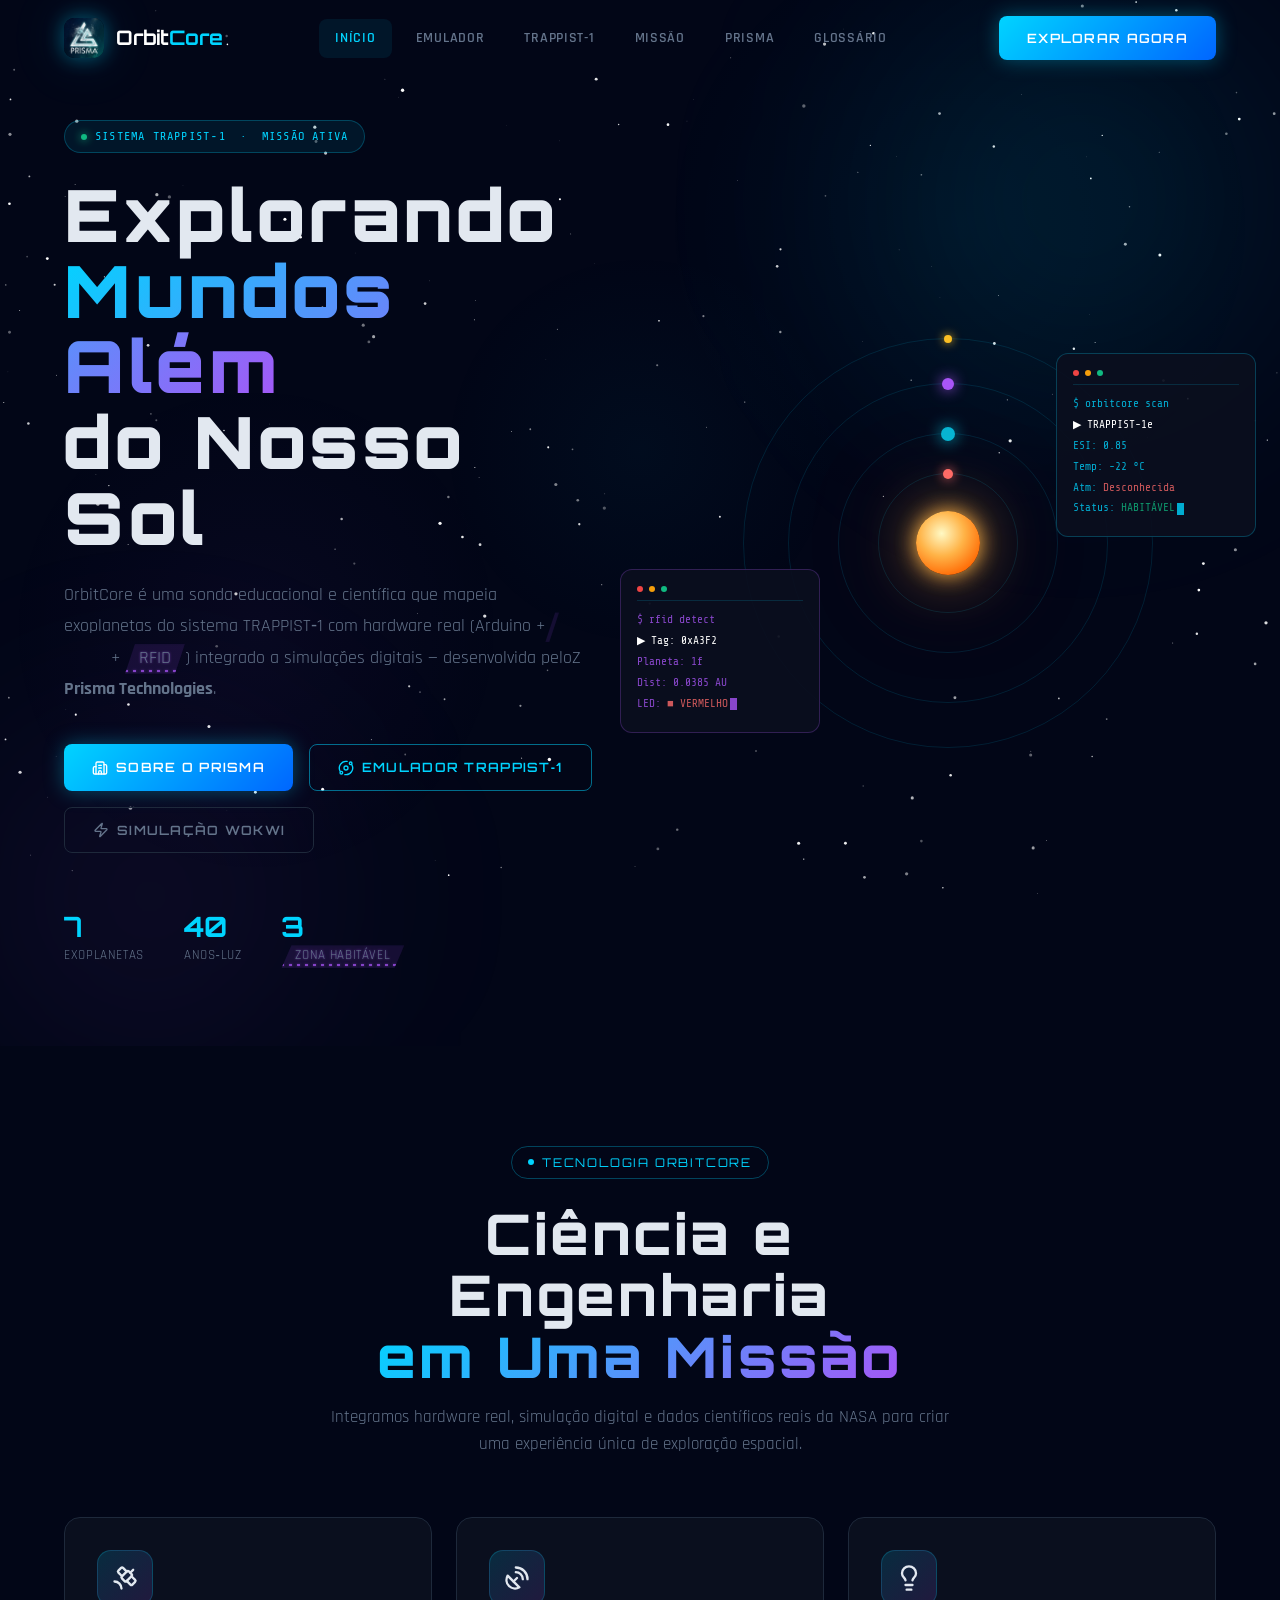
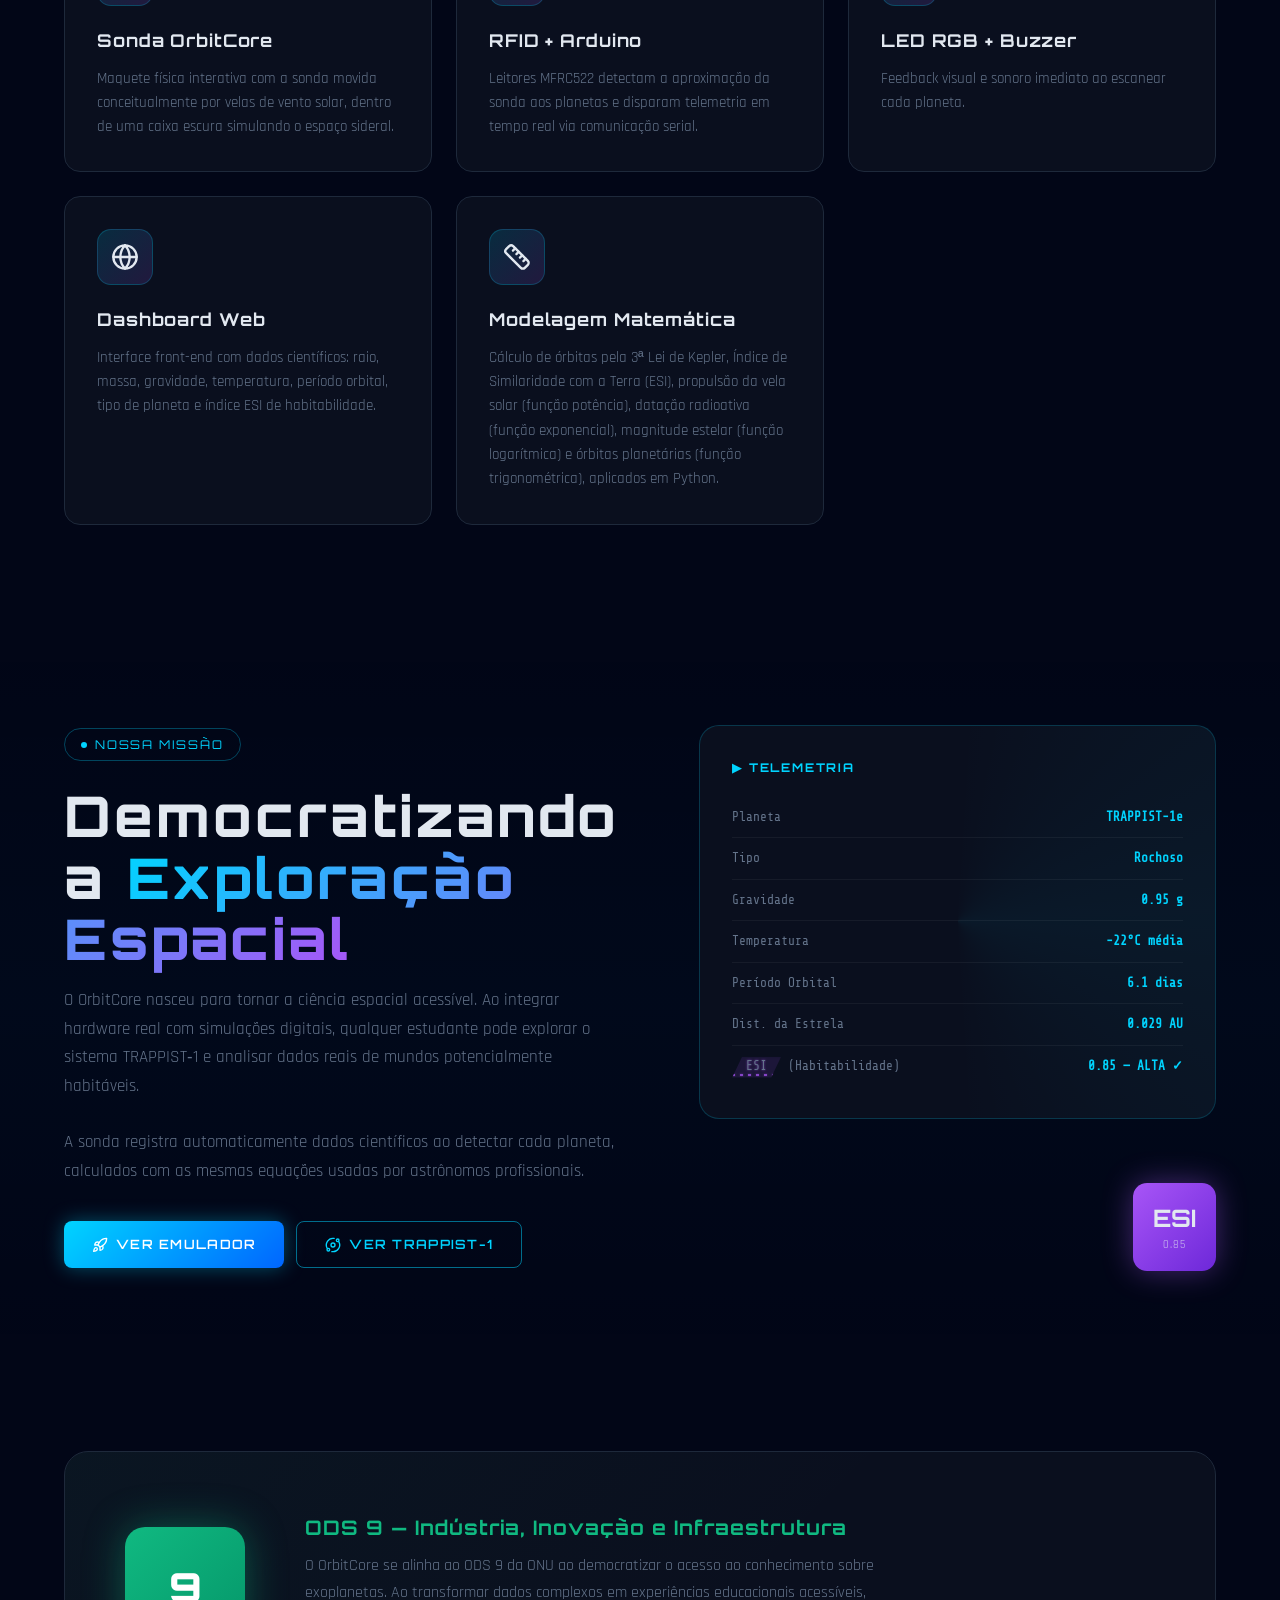
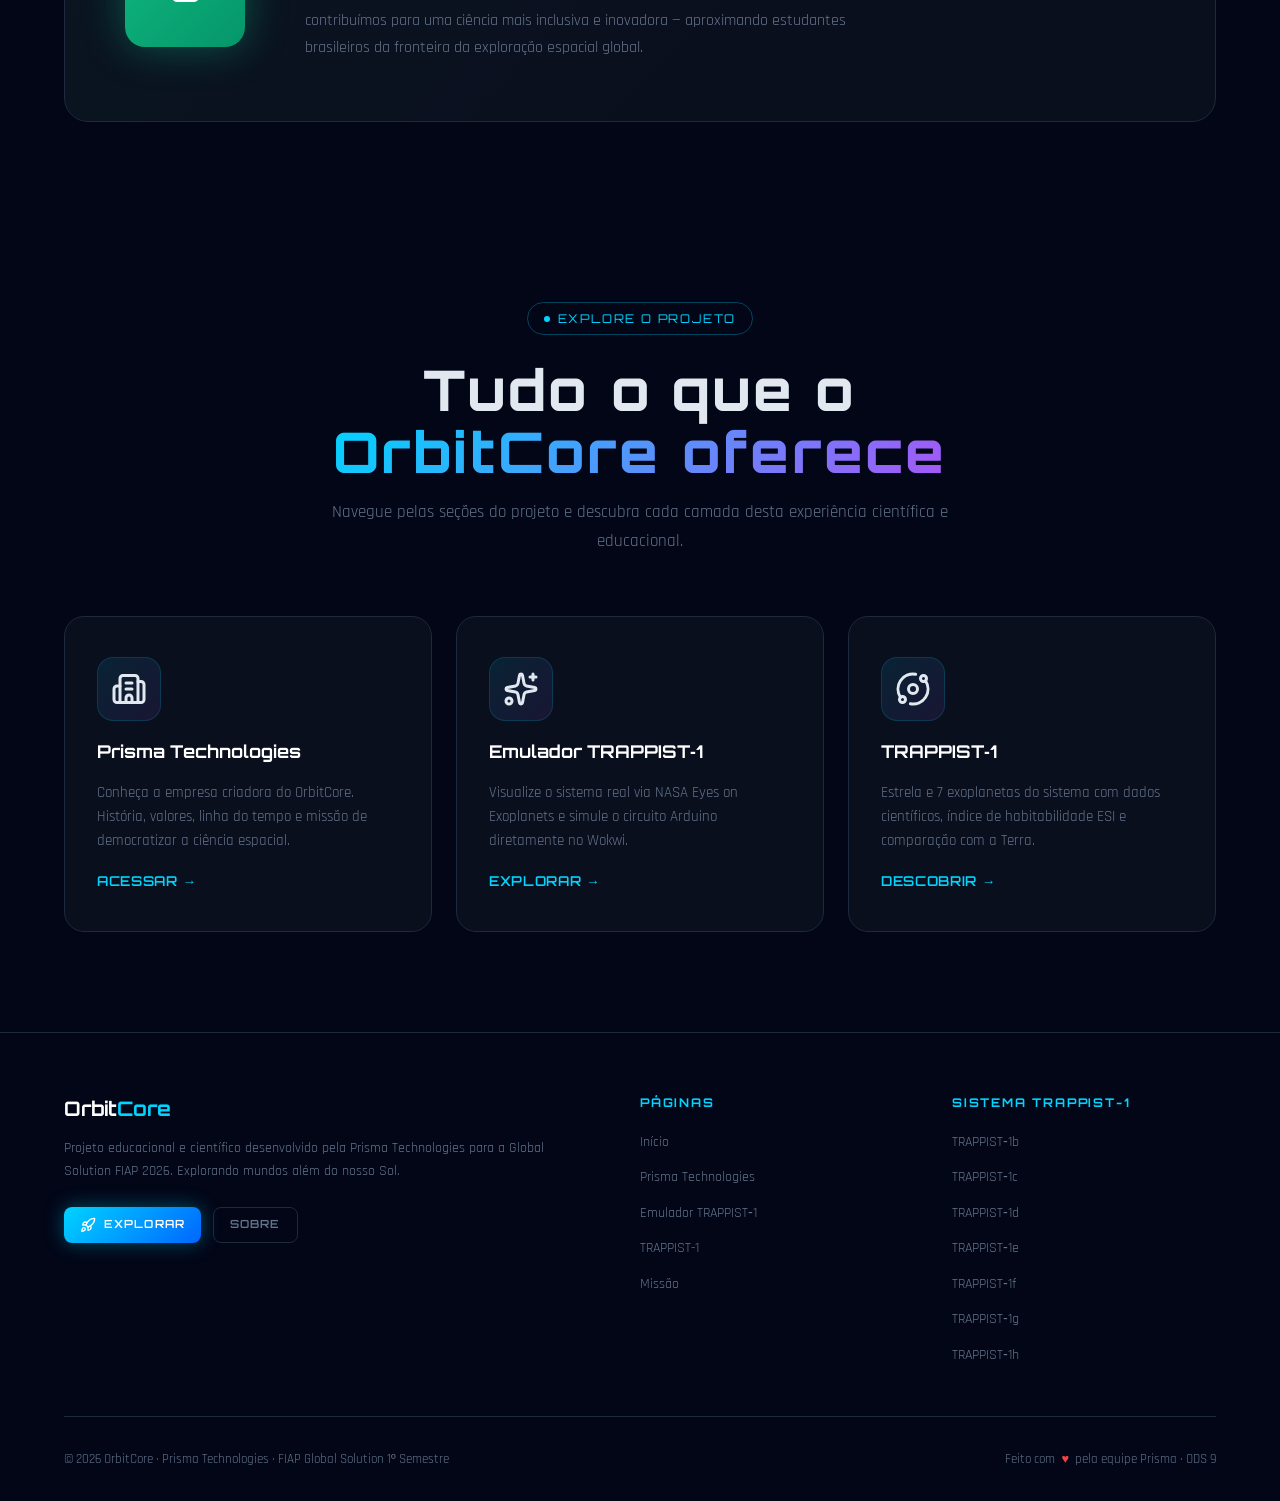
<file: index.html>
<!DOCTYPE html>
<html lang="pt-br">
<head>
  <meta charset="UTF-8" />
  <meta name="viewport" content="width=device-width, initial-scale=1.0" />
  <link rel="icon" href="./src/assets/favicon.svg" type="image/svg+xml" />
  <meta name="description" content="OrbitCore — Sonda de exploração de exoplanetas do sistema TRAPPIST-1. Projeto educacional e científico desenvolvido pela Prisma Technologies." />
  <title>OrbitCore | Exploração de Exoplanetas</title>

  <link rel="preconnect" href="https://fonts.googleapis.com" />
  <link rel="preconnect" href="https://fonts.gstatic.com" crossorigin />
  <link href="https://fonts.googleapis.com/css2?family=Orbitron:wght@400;500;600;700;800;900&family=Rajdhani:wght@300;400;500;600;700&family=Share+Tech+Mono&display=swap" rel="stylesheet" />
  <link rel="stylesheet" href="./src/css/estilo.css" />
</head>
<body>

  <canvas id="starfield"></canvas>

  <!-- ═══════════════════════════════════════════
       NAVIGATION
  ═══════════════════════════════════════════ -->
  <nav class="navbar" id="navbar">
    <div class="container">
      <div class="nav-inner">
        <a href="index.html" class="nav-logo">
          <div class="nav-logo-icon"><img src="src/assets/prisma_logo_cosmica.jpeg" alt="Prisma Logo" /></div>
          <span class="nav-logo-text">Orbit<span>Core</span></span>
        </a>

        <ul class="nav-links">
          <li><a href="index.html" class="active">Início</a></li>
          <li><a href="./src/pages/emulador.html">Emulador</a></li>
          <li><a href="./src/pages/trappist-1.html">TRAPPIST-1</a></li>
          <li><a href="./src/pages/missao.html">Missão</a></li>
          <li><a href="./src/pages/prisma.html">Prisma</a></li>
          <li><a href="./src/pages/glossario.html">Glossário</a></li>
        </ul>

        <div class="nav-cta">
          <a href="./src/pages/emulador.html" class="btn btn-primary">Explorar Agora</a>
        </div>

        <button class="hamburger" id="hamburger" aria-label="Menu">
          <span></span><span></span><span></span>
        </button>
      </div>

      <div class="mobile-menu" id="mobile-menu">
        <a href="index.html">Início</a>
        <a href="./src/pages/emulador.html">Emulador</a>
        <a href="./src/pages/trappist-1.html">TRAPPIST-1</a>
        <a href="./src/pages/missao.html">Missão</a>
        <a href="./src/pages/prisma.html">Prisma Technologies</a>
        <a href="./src/pages/glossario.html">Glossário</a>
      </div>
    </div>
  </nav>
  <main>

  <!-- ═══════════════════════════════════════════
       HERO SECTION
  ═══════════════════════════════════════════ -->
  <section class="hero">
    <div class="hero-bg-orb hero-bg-orb-1"></div>
    <div class="hero-bg-orb hero-bg-orb-2"></div>

    <div class="container">
      <div class="hero-inner">

        <div class="hero-content">
          <div class="hero-badge">
            <span class="hero-badge-dot"></span>
            SISTEMA TRAPPIST&#8209;1 &nbsp;·&nbsp; MISSÃO ATIVA
          </div>

          <h1 class="hero-title">
            Explorando<br />
            <span class="gradient-text">Mundos Além</span><br />
            do Nosso Sol
          </h1>

          <p class="hero-subtitle">
            OrbitCore é uma sonda educacional e científica que mapeia exoplanetas do sistema TRAPPIST‑1 com hardware real (Arduino + <a href="src/pages/glossario.html#rtc" class="glossary-link">RTC</a> + <a href="src/pages/glossario.html#rfid" class="glossary-link">RFID</a>) integrado a simulações digitais — desenvolvida peloZ <strong>Prisma Technologies</strong>.
          </p>

          <div class="hero-actions">
            <a href="src/pages/prisma.html" class="btn btn-primary">
              <svg class="icon" width="16" height="16" viewBox="0 0 24 24" aria-hidden="true" fill="none" stroke="currentColor" stroke-width="2" stroke-linecap="round" stroke-linejoin="round">
                <path d="M10 12h4"/>
                <path d="M10 8h4"/>
                <path d="M14 21v-3a2 2 0 0 0-4 0v3"/>
                <path d="M6 10H4a2 2 0 0 0-2 2v7a2 2 0 0 0 2 2h16a2 2 0 0 0 2-2V9a2 2 0 0 0-2-2h-2"/>
                <path d="M6 21V5a2 2 0 0 1 2-2h8a2 2 0 0 1 2 2v16"/>
              </svg> Sobre o Prisma</a>
            <a href="src/pages/emulador.html" class="btn btn-secondary">
              <svg class="icon" width="16" height="16" viewBox="0 0 24 24" aria-hidden="true" fill="none" stroke="currentColor" stroke-width="2" stroke-linecap="round" stroke-linejoin="round">
                <path d="M20.341 6.484A10 10 0 0 1 10.266 21.85"/>
                <path d="M3.659 17.516A10 10 0 0 1 13.74 2.152"/>
                <circle cx="12" cy="12" r="3"/>
                <circle cx="19" cy="5" r="2"/>
                <circle cx="5" cy="19" r="2"/>
              </svg> Emulador TRAPPIST‑1</a>
            <a href="src/pages/emulador.html#wokwi" class="btn btn-ghost">
              <svg class="icon" width="16" height="16" viewBox="0 0 24 24" aria-hidden="true" fill="none" stroke="currentColor" stroke-width="2" stroke-linecap="round" stroke-linejoin="round">
                <path d="M4 14a1 1 0 0 1-.78-1.63l9.9-10.2a.5.5 0 0 1 .86.46l-1.92 6.02A1 1 0 0 0 13 10h7a1 1 0 0 1 .78 1.63l-9.9 10.2a.5.5 0 0 1-.86-.46l1.92-6.02A1 1 0 0 0 11 14z"/>
              </svg> Simulação Wokwi</a>
          </div>

          <div class="hero-stats">
            <div class="hero-stat">
              <div class="hero-stat-value">7</div>
              <div class="hero-stat-label">Exoplanetas</div>
            </div>
            <div class="hero-stat">
              <div class="hero-stat-value">40</div>
              <div class="hero-stat-label">Anos&#8209;Luz</div>
            </div>
            <div class="hero-stat">
              <div class="hero-stat-value">3</div>
              <div class="hero-stat-label"><a href="src/pages/glossario.html#zona-habitavel" class="glossary-link">Zona Habitável</a></div>
            </div>
          </div>
        </div>

        <div class="hero-visual">
          <div class="planet-system">
            <div class="planet-orbit orbit-1"><div class="planet-dot"></div></div>
            <div class="planet-orbit orbit-2"><div class="planet-dot"></div></div>
            <div class="planet-orbit orbit-3"><div class="planet-dot"></div></div>
            <div class="planet-orbit orbit-4"><div class="planet-dot"></div></div>
            <div class="star-center"></div>
          </div>

          <div class="terminal-widget">
            <div class="terminal-header">
              <div class="terminal-dot td-red"></div>
              <div class="terminal-dot td-yellow"></div>
              <div class="terminal-dot td-green"></div>
            </div>
            <div class="terminal-line">$ orbitcore scan</div>
            <div class="terminal-line highlight">▶ TRAPPIST-1e</div>
            <div class="terminal-line">ESI: 0.85</div>
            <div class="terminal-line">Temp: -22 °C</div>
            <div class="terminal-line">Atm: <span class="text-red">Desconhecida</span></div>
            <div class="terminal-line">Status: <span class="text-green">HABITÁVEL</span><span class="terminal-cursor"></span></div>
          </div>

          <div class="terminal-widget terminal-widget-2">
            <div class="terminal-header">
              <div class="terminal-dot td-red"></div>
              <div class="terminal-dot td-yellow"></div>
              <div class="terminal-dot td-green"></div>
            </div>
            <div class="terminal-line">$ rfid detect</div>
            <div class="terminal-line highlight">▶ Tag: 0xA3F2</div>
            <div class="terminal-line">Planeta: 1f</div>
            <div class="terminal-line">Dist: 0.0385 AU</div>
            <div class="terminal-line">LED: <span class="text-red">■ VERMELHO</span><span class="terminal-cursor"></span></div>
          </div>
        </div>

      </div>
    </div>
  </section>

  <!-- ═══════════════════════════════════════════
       FEATURES SECTION
  ═══════════════════════════════════════════ -->
  <section class="features">
    <div class="container">
      <div class="features-header">
        <div class="section-badge">Tecnologia OrbitCore</div>
        <h2 class="section-title">
          Ciência e Engenharia<br />
          <span class="gradient-text">em Uma Missão</span>
        </h2>
        <p>
          Integramos hardware real, simulação digital e dados científicos reais da NASA para criar uma experiência única de exploração espacial.
        </p>
      </div>

      <div class="features-grid">
        <div class="card reveal">
          <div class="card-icon"><svg class="icon" width="28" height="28" viewBox="0 0 24 24" aria-hidden="true" fill="none" stroke="currentColor" stroke-width="2" stroke-linecap="round" stroke-linejoin="round"><path d="m13.5 6.5-3.148-3.148a1.205 1.205 0 0 0-1.704 0L6.352 5.648a1.205 1.205 0 0 0 0 1.704L9.5 10.5"/><path d="M16.5 7.5 19 5"/><path d="m17.5 10.5 3.148 3.148a1.205 1.205 0 0 1 0 1.704l-2.296 2.296a1.205 1.205 0 0 1-1.704 0L13.5 14.5"/><path d="M9 21a6 6 0 0 0-6-6"/><path d="M9.352 10.648a1.205 1.205 0 0 0 0 1.704l2.296 2.296a1.205 1.205 0 0 0 1.704 0l4.296-4.296a1.205 1.205 0 0 0 0-1.704l-2.296-2.296a1.205 1.205 0 0 0-1.704 0z"/></svg></div>
          <h3>Sonda OrbitCore</h3>
          <p>Maquete física interativa com a sonda movida conceitualmente por velas de vento solar, dentro de uma caixa escura simulando o espaço sideral.</p>
        </div>

        <div class="card reveal reveal-delay-1">
          <div class="card-icon"><svg class="icon" width="28" height="28" viewBox="0 0 24 24" aria-hidden="true" fill="none" stroke="currentColor" stroke-width="2" stroke-linecap="round" stroke-linejoin="round"><path d="M4 10a7.31 7.31 0 0 0 10 10Z"/><path d="m9 15 3-3"/><path d="M17 13a6 6 0 0 0-6-6"/><path d="M21 13A10 10 0 0 0 11 3"/></svg></div>
          <h3>RFID + Arduino</h3>
          <p>Leitores MFRC522 detectam a aproximação da sonda aos planetas e disparam telemetria em tempo real via comunicação serial.</p>
        </div>

        <div class="card reveal reveal-delay-2">
          <div class="card-icon"><svg class="icon" width="28" height="28" viewBox="0 0 24 24" aria-hidden="true" fill="none" stroke="currentColor" stroke-width="2" stroke-linecap="round" stroke-linejoin="round"><path d="M15 14c.2-1 .7-1.7 1.5-2.5 1-.9 1.5-2.2 1.5-3.5A6 6 0 0 0 6 8c0 1 .2 2.2 1.5 3.5.7.7 1.3 1.5 1.5 2.5"/><path d="M9 18h6"/><path d="M10 22h4"/></svg></div>
          <h3>LED RGB + Buzzer</h3>
          <p>Feedback visual e sonoro imediato ao escanear cada planeta.</p>
        </div>

        <div class="card reveal reveal-delay-1">
          <div class="card-icon"><svg class="icon" width="28" height="28" viewBox="0 0 24 24" aria-hidden="true" fill="none" stroke="currentColor" stroke-width="2" stroke-linecap="round" stroke-linejoin="round"><circle cx="12" cy="12" r="10"/><path d="M12 2a14.5 14.5 0 0 0 0 20 14.5 14.5 0 0 0 0-20"/><path d="M2 12h20"/></svg></div>
          <h3>Dashboard Web</h3>
          <p>Interface front-end com dados científicos: raio, massa, gravidade, temperatura, período orbital, tipo de planeta e índice ESI de habitabilidade.</p>
        </div>

        <div class="card reveal reveal-delay-3">
          <div class="card-icon"><svg class="icon" width="28" height="28" viewBox="0 0 24 24" aria-hidden="true" fill="none" stroke="currentColor" stroke-width="2" stroke-linecap="round" stroke-linejoin="round"><path d="M21.3 15.3a2.4 2.4 0 0 1 0 3.4l-2.6 2.6a2.4 2.4 0 0 1-3.4 0L2.7 8.7a2.41 2.41 0 0 1 0-3.4l2.6-2.6a2.41 2.41 0 0 1 3.4 0Z"/><path d="m14.5 12.5 2-2"/><path d="m11.5 9.5 2-2"/><path d="m8.5 6.5 2-2"/><path d="m17.5 15.5 2-2"/></svg></div>
          <h3>Modelagem Matemática</h3>
          <p>Cálculo de órbitas pela 3ª Lei de Kepler, Índice de Similaridade com a Terra (ESI), propulsão da vela solar (função potência), datação radioativa (função exponencial), magnitude estelar (função logarítmica) e órbitas planetárias (função trigonométrica), aplicados em Python.</p>
        </div>
      </div>
    </div>
  </section>

  <!-- ═══════════════════════════════════════════
       MISSION — DATA SECTION
  ═══════════════════════════════════════════ -->
  <section class="mission">
    <div class="container">
      <div class="mission-inner">

        <div class="reveal reveal-delay-2">
          <div class="section-badge">Nossa Missão</div>
          <h2 class="section-title">
            Democratizando a <span class="gradient-text">Exploração Espacial</span>
          </h2>
          <p class="section-text">
            O OrbitCore nasceu para tornar a ciência espacial acessível. Ao integrar hardware real com simulações digitais, qualquer estudante pode explorar o sistema TRAPPIST‑1 e analisar dados reais de mundos potencialmente habitáveis.
          </p>
          <p class="section-text section-text--mb">
            A sonda registra automaticamente dados científicos ao detectar cada planeta, calculados com as mesmas equações usadas por astrônomos profissionais.
          </p>
          <div class="btn-group">
            <a href="src/pages/emulador.html" class="btn btn-primary"><svg class="icon" width="16" height="16" viewBox="0 0 24 24" aria-hidden="true" fill="none" stroke="currentColor" stroke-width="2" stroke-linecap="round" stroke-linejoin="round"><path d="M12 15v5s3.03-.55 4-2c1.08-1.62 0-5 0-5"/><path d="M4.5 16.5c-1.5 1.26-2 5-2 5s3.74-.5 5-2c.71-.84.7-2.13-.09-2.91a2.18 2.18 0 0 0-2.91-.09"/><path d="M9 12a22 22 0 0 1 2-3.95A12.88 12.88 0 0 1 22 2c0 2.72-.78 7.5-6 11a22.4 22.4 0 0 1-4 2z"/><path d="M9 12H4s.55-3.03 2-4c1.62-1.08 5 .05 5 .05"/></svg> Ver Emulador</a>
            <a href="src/pages/trappist-1.html" class="btn btn-secondary"><svg class="icon" width="16" height="16" viewBox="0 0 24 24" aria-hidden="true" fill="none" stroke="currentColor" stroke-width="2" stroke-linecap="round" stroke-linejoin="round"><path d="M20.341 6.484A10 10 0 0 1 10.266 21.85"/><path d="M3.659 17.516A10 10 0 0 1 13.74 2.152"/><circle cx="12" cy="12" r="3"/><circle cx="19" cy="5" r="2"/><circle cx="5" cy="19" r="2"/></svg> Ver TRAPPIST-1</a>
          </div>
        </div>
        
        <div class="mission-visual reveal">
          <div class="mission-card-main">
            <div class="mission-card-title">▶ Telemetria</div>
            <div class="data-row"><span class="data-label">Planeta</span><span class="data-value">TRAPPIST-1e</span></div>
            <div class="data-row"><span class="data-label">Tipo</span><span class="data-value">Rochoso</span></div>
            <div class="data-row"><span class="data-label">Gravidade</span><span class="data-value yellow">0.95 g</span></div>
            <div class="data-row"><span class="data-label">Temperatura</span><span class="data-value">-22°C média</span></div>
            <div class="data-row"><span class="data-label">Período Orbital</span><span class="data-value purple">6.1 dias</span></div>
            <div class="data-row"><span class="data-label">Dist. da Estrela</span><span class="data-value">0.029 AU</span></div>
            <div class="data-row"><span class="data-label"><a href="src/pages/glossario.html#esi" class="glossary-link">ESI</a> (Habitabilidade)</span><span class="data-value green">0.85 — ALTA ✓</span></div>
          </div>

          <div class="mission-badge-float">
            <div class="big">ESI</div>
            <div class="small">0.85</div>
          </div>
        </div>

      </div>
    </div>
  </section>

  <!-- ═══════════════════════════════════════════
       ODS SECTION
  ═══════════════════════════════════════════ -->
  <section class="ods">
    <div class="container">
      <div class="ods-inner reveal">
        <div class="ods-badge">9</div>
        <div class="ods-content">
          <div class="ods-title">ODS 9 — Indústria, Inovação e Infraestrutura</div>
          <p class="ods-desc">
            O OrbitCore se alinha ao ODS 9 da ONU ao democratizar o acesso ao conhecimento sobre exoplanetas. Ao transformar dados complexos em experiências educacionais acessíveis, contribuímos para uma ciência mais inclusiva e inovadora — aproximando estudantes brasileiros da fronteira da exploração espacial global.
          </p>
        </div>
      </div>
    </div>
  </section>

  <!-- ═══════════════════════════════════════════
       PAGES — NAVIGATION CARDS
  ═══════════════════════════════════════════ -->
  <section class="pages">
    <div class="container">
      <div class="section-header">
        <div class="section-badge">Explore o Projeto</div>
        <h2 class="section-title">
          Tudo o que o<br><span class="gradient-text">OrbitCore oferece</span>
        </h2>
        <p>
          Navegue pelas seções do projeto e descubra cada camada desta experiência científica e educacional.
        </p>
      </div>

      <div class="pages-grid">
        <a href="src/pages/prisma.html" class="page-card reveal">
          <div class="page-card-icon"><svg class="icon" width="36" height="36" viewBox="0 0 24 24" aria-hidden="true" fill="none" stroke="currentColor" stroke-width="2" stroke-linecap="round" stroke-linejoin="round"><path d="M10 12h4"/><path d="M10 8h4"/><path d="M14 21v-3a2 2 0 0 0-4 0v3"/><path d="M6 10H4a2 2 0 0 0-2 2v7a2 2 0 0 0 2 2h16a2 2 0 0 0 2-2V9a2 2 0 0 0-2-2h-2"/><path d="M6 21V5a2 2 0 0 1 2-2h8a2 2 0 0 1 2 2v16"/></svg></div>
          <div class="page-card-title">Prisma Technologies</div>
          <p class="page-card-desc">Conheça a empresa criadora do OrbitCore. História, valores, linha do tempo e missão de democratizar a ciência espacial.</p>
          <div class="page-card-link">Acessar →</div>
        </a>

        <a href="src/pages/emulador.html" class="page-card reveal reveal-delay-1">
          <div class="page-card-icon"><svg class="icon" width="36" height="36" viewBox="0 0 24 24" aria-hidden="true" fill="none" stroke="currentColor" stroke-width="2" stroke-linecap="round" stroke-linejoin="round"><path d="M11.017 2.814a1 1 0 0 1 1.966 0l1.051 5.558a2 2 0 0 0 1.594 1.594l5.558 1.051a1 1 0 0 1 0 1.966l-5.558 1.051a2 2 0 0 0-1.594 1.594l-1.051 5.558a1 1 0 0 1-1.966 0l-1.051-5.558a2 2 0 0 0-1.594-1.594l-5.558-1.051a1 1 0 0 1 0-1.966l5.558-1.051a2 2 0 0 0 1.594-1.594z"/><path d="M20 2v4"/><path d="M22 4h-4"/><circle cx="4" cy="20" r="2"/></svg></div>
          <div class="page-card-title">Emulador TRAPPIST‑1</div>
          <p class="page-card-desc">Visualize o sistema real via NASA Eyes on Exoplanets e simule o circuito Arduino diretamente no Wokwi.</p>
          <div class="page-card-link">Explorar →</div>
        </a>

        <a href="src/pages/trappist-1.html" class="page-card reveal reveal-delay-2">
          <div class="page-card-icon"><svg class="icon" width="36" height="36" viewBox="0 0 24 24" aria-hidden="true" fill="none" stroke="currentColor" stroke-width="2" stroke-linecap="round" stroke-linejoin="round"><path d="M20.341 6.484A10 10 0 0 1 10.266 21.85"/><path d="M3.659 17.516A10 10 0 0 1 13.74 2.152"/><circle cx="12" cy="12" r="3"/><circle cx="19" cy="5" r="2"/><circle cx="5" cy="19" r="2"/></svg></div>
          <div class="page-card-title">TRAPPIST‑1</div>
          <p class="page-card-desc">Estrela e 7 exoplanetas do sistema com dados científicos, índice de habitabilidade ESI e comparação com a Terra.</p>
          <div class="page-card-link">Descobrir →</div>
        </a>
      </div>
    </div>
  </section>

  </main>

  <!-- ═══════════════════════════════════════════
       FOOTER
  ═══════════════════════════════════════════ -->
  <footer>
    <div class="container">
      <div class="footer-inner">
        <div>
          <div class="footer-logo-text">Orbit<span>Core</span></div>
          <p class="footer-desc">Projeto educacional e científico desenvolvido pela Prisma Technologies para a Global Solution FIAP 2026. Explorando mundos além do nosso Sol.</p>
          <div class="footer-brand-btns">
            <a href="src/pages/emulador.html" class="btn btn-primary btn-sm"><svg class="icon" width="16" height="16" viewBox="0 0 24 24" aria-hidden="true" fill="none" stroke="currentColor" stroke-width="2" stroke-linecap="round" stroke-linejoin="round"><path d="M12 15v5s3.03-.55 4-2c1.08-1.62 0-5 0-5"/><path d="M4.5 16.5c-1.5 1.26-2 5-2 5s3.74-.5 5-2c.71-.84.7-2.13-.09-2.91a2.18 2.18 0 0 0-2.91-.09"/><path d="M9 12a22 22 0 0 1 2-3.95A12.88 12.88 0 0 1 22 2c0 2.72-.78 7.5-6 11a22.4 22.4 0 0 1-4 2z"/><path d="M9 12H4s.55-3.03 2-4c1.62-1.08 5 .05 5 .05"/></svg> Explorar</a>
            <a href="src/pages/prisma.html" class="btn btn-ghost btn-sm">Sobre</a>
          </div>
        </div>

        <div>
          <div class="footer-col-title">Páginas</div>
          <ul class="footer-links">
            <li><a href="index.html">Início</a></li>
            <li><a href="src/pages/prisma.html">Prisma Technologies</a></li>
            <li><a href="src/pages/emulador.html">Emulador TRAPPIST‑1</a></li>
            <li><a href="src/pages/trappist-1.html">TRAPPIST-1</a></li>
            <li><a href="src/pages/missao.html">Missão</a></li>
          </ul>
        </div>

        <div>
          <div class="footer-col-title">Sistema TRAPPIST-1</div>
          <ul class="footer-links">
            <li><a href="src/pages/trappist-1.html#catalogo">TRAPPIST‑1b</a></li>
            <li><a href="src/pages/trappist-1.html#catalogo">TRAPPIST‑1c</a></li>
            <li><a href="src/pages/trappist-1.html#catalogo">TRAPPIST‑1d</a></li>
            <li><a href="src/pages/trappist-1.html#catalogo">TRAPPIST‑1e</a></li>
            <li><a href="src/pages/trappist-1.html#catalogo">TRAPPIST‑1f</a></li>
            <li><a href="src/pages/trappist-1.html#catalogo">TRAPPIST‑1g</a></li>
            <li><a href="src/pages/trappist-1.html#catalogo">TRAPPIST‑1h</a></li>
          </ul>
        </div>
      </div>

      <div class="footer-bottom">
        <span>© 2026 OrbitCore · Prisma Technologies · FIAP Global Solution 1º Semestre</span>
        <span class="footer-credit">Feito com <span class="footer-heart">♥</span> pela equipe Prisma · ODS 9</span>
      </div>
    </div>
  </footer>

  <script src="./src/js/script.js"></script>
</body>
</html>
</file>
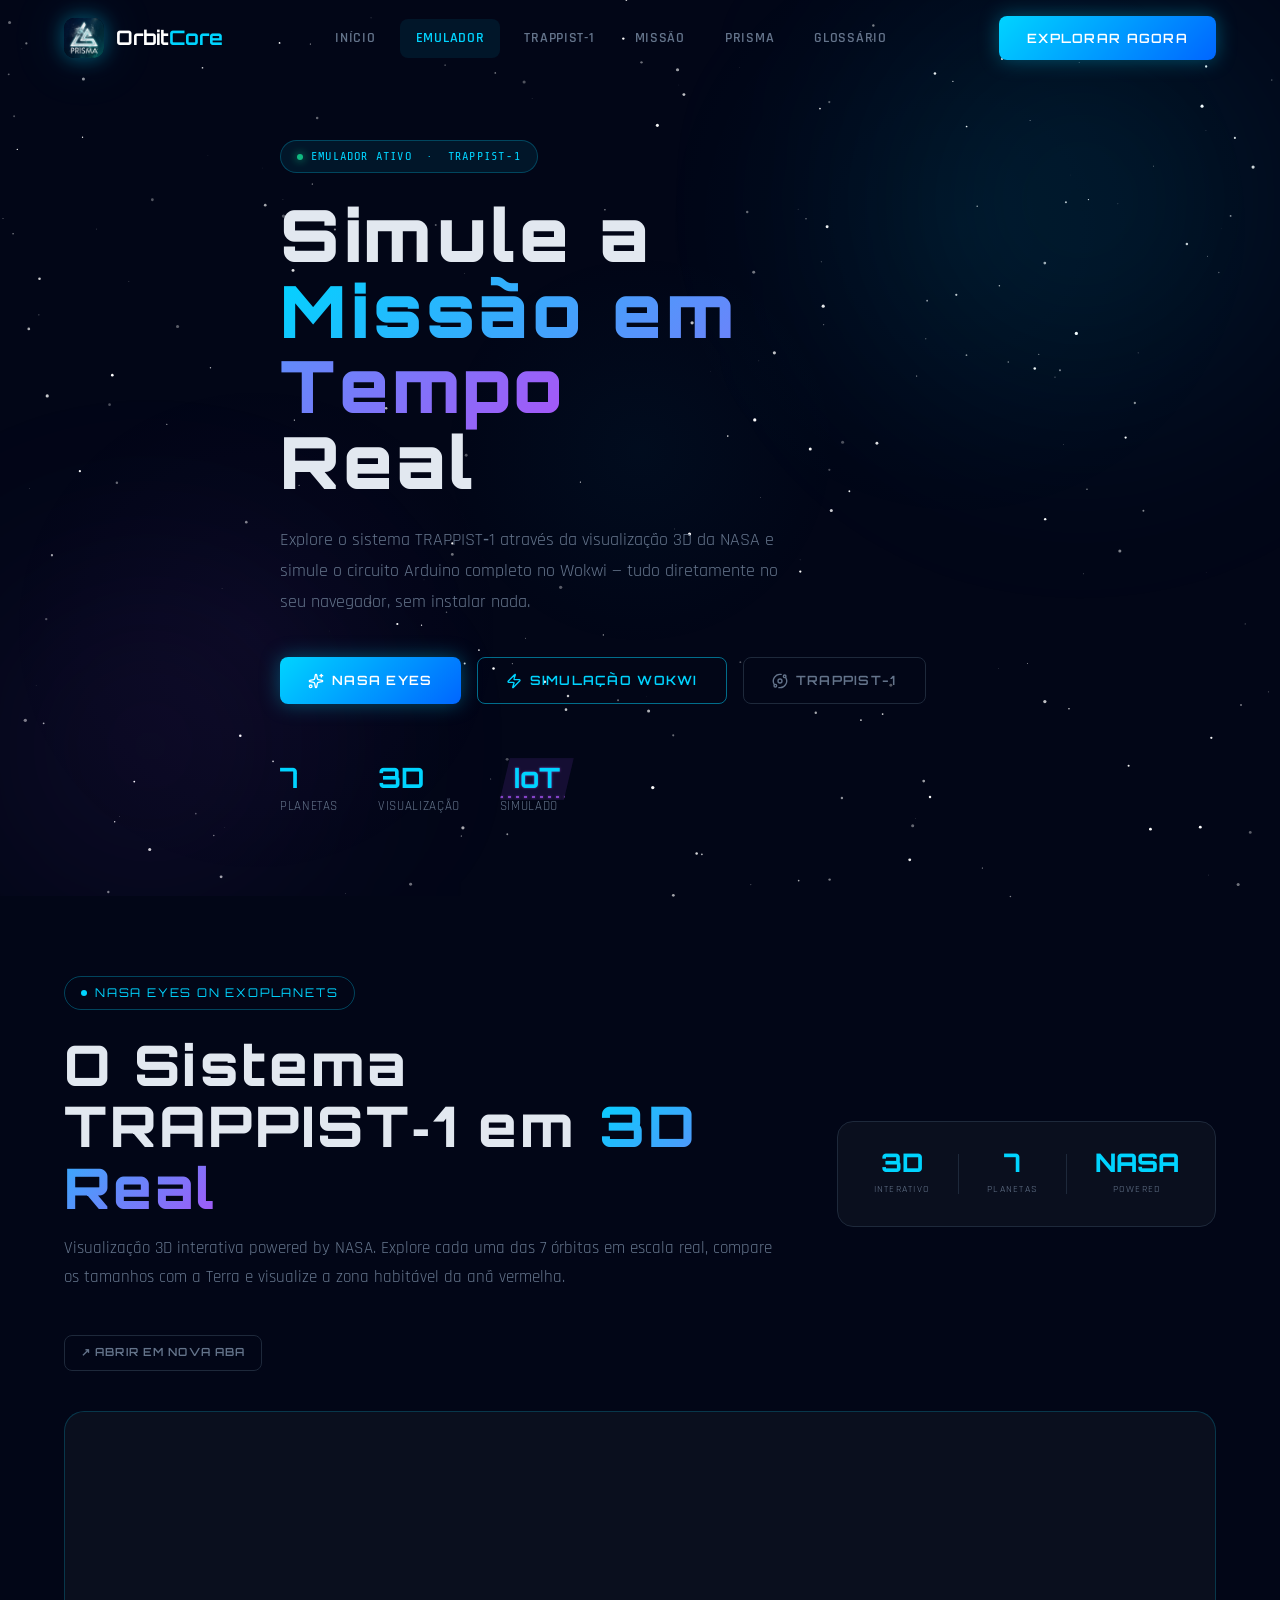
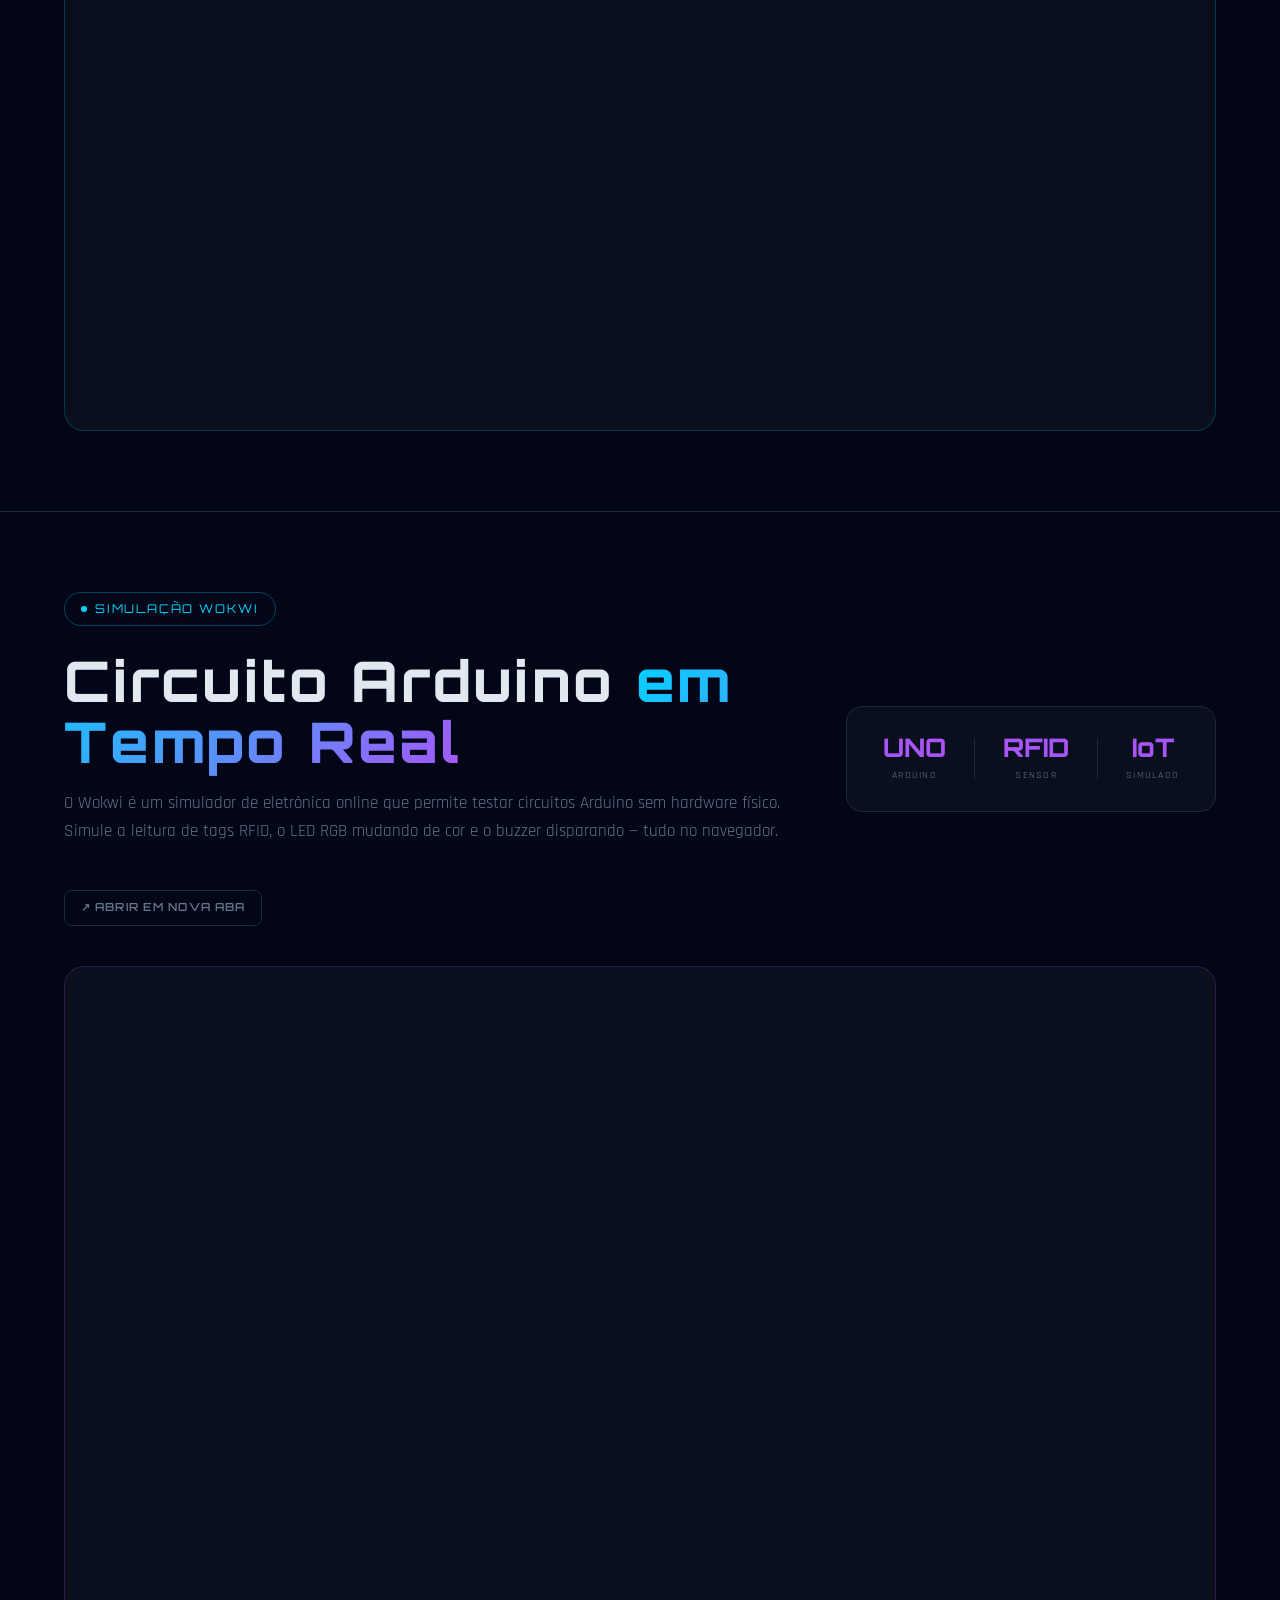
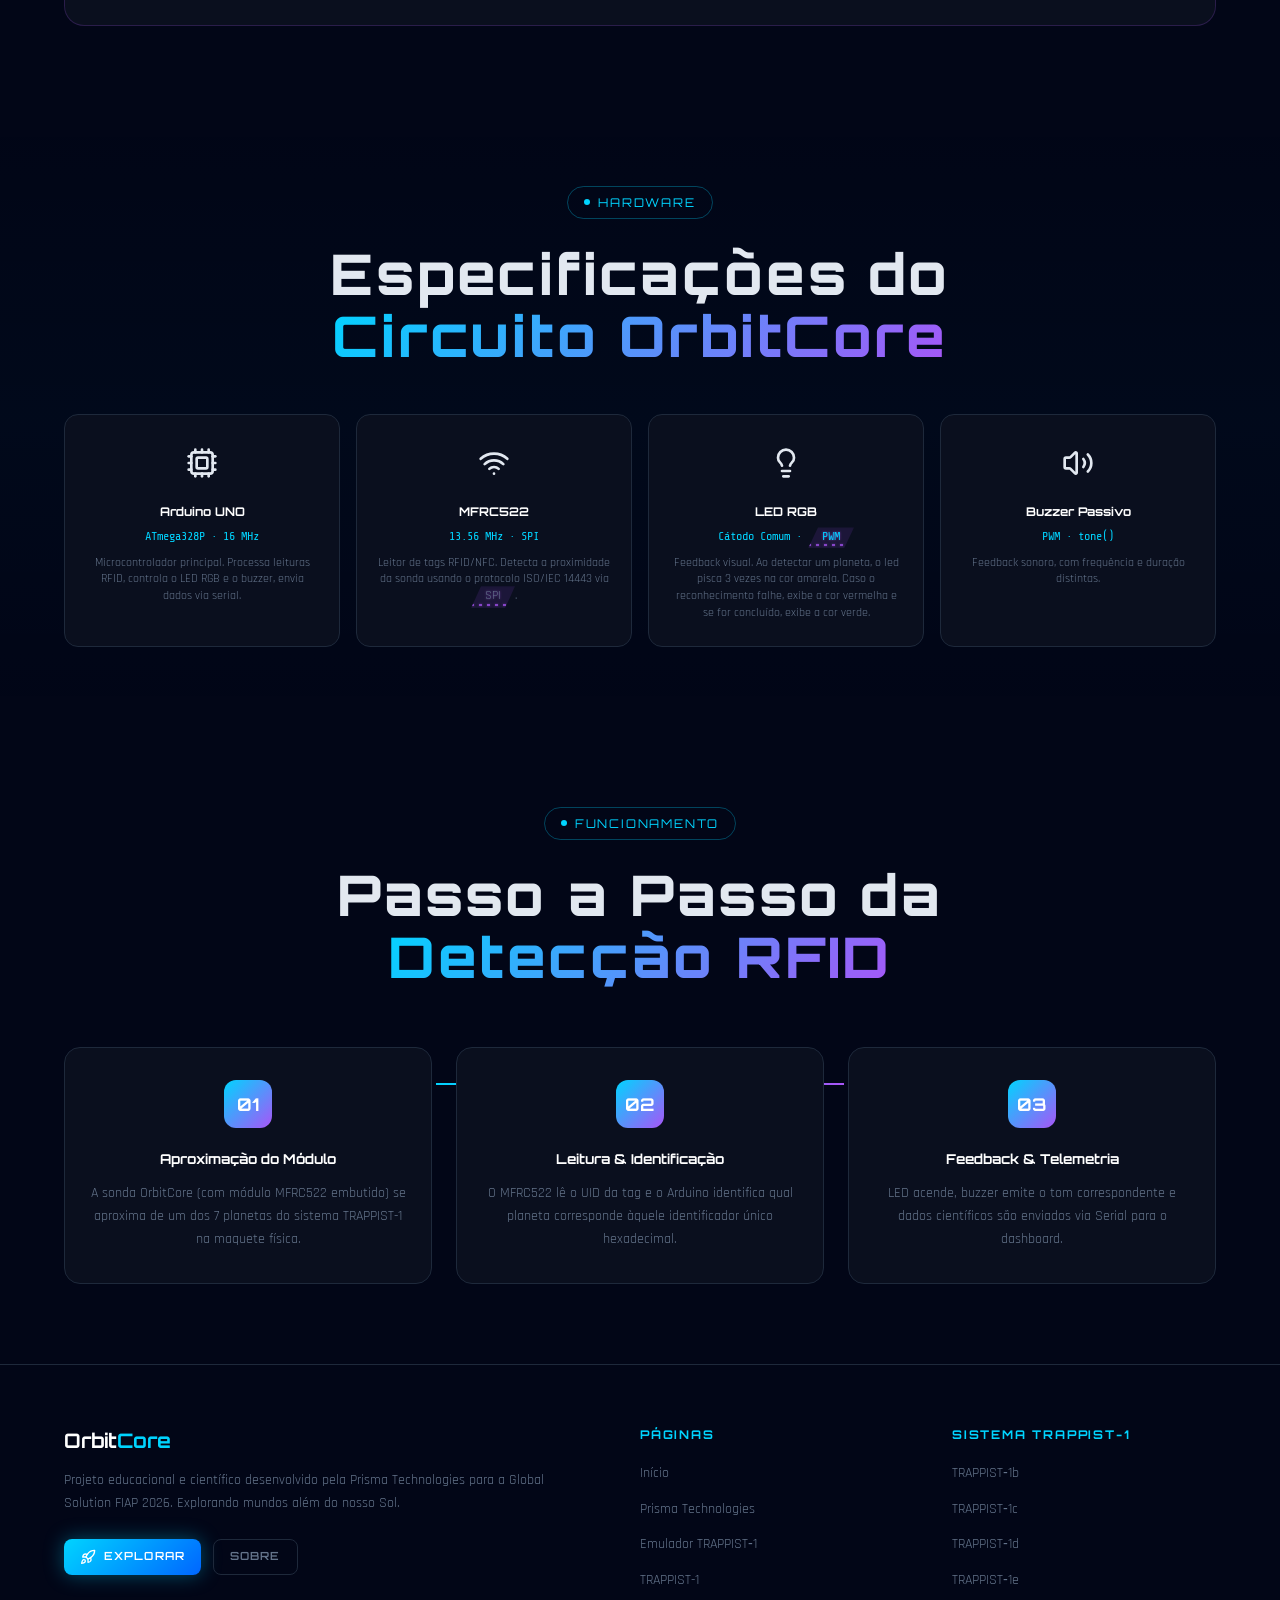
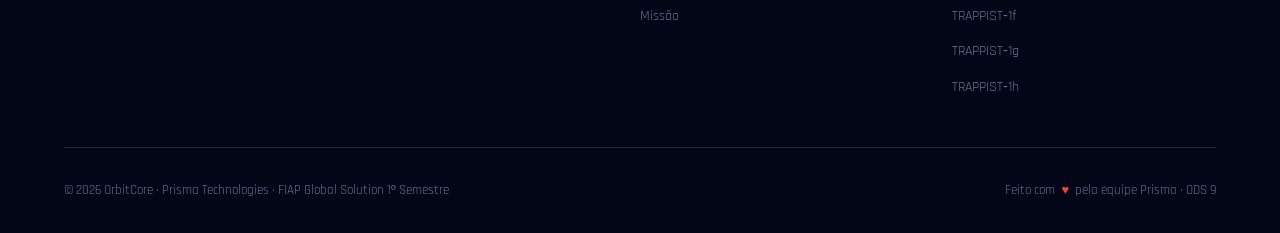
<file: src/pages/emulador.html>
<!DOCTYPE html>
<html lang="pt-br">
<head>
  <meta charset="UTF-8" />
  <meta name="viewport" content="width=device-width, initial-scale=1.0" />
  <link rel="icon" href="../assets/favicon.svg" type="image/svg+xml" />
  <meta name="description" content="Emulador TRAPPIST-1 — Visualize o sistema real no NASA Eyes on Exoplanets e simule o circuito Arduino/RFID no Wokwi." />
  <title>Emulador TRAPPIST‑1 | OrbitCore</title>

  <link rel="preconnect" href="https://fonts.googleapis.com" />
  <link rel="preconnect" href="https://fonts.gstatic.com" crossorigin />
  <link href="https://fonts.googleapis.com/css2?family=Orbitron:wght@400;500;600;700;800;900&family=Rajdhani:wght@300;400;500;600;700&family=Share+Tech+Mono&display=swap" rel="stylesheet" />
  <link rel="stylesheet" href="../css/estilo.css" />
</head>
<body>

  <canvas id="starfield"></canvas>

  <nav class="navbar" id="navbar">
    <div class="container">
      <div class="nav-inner">
        <a href="../../index.html" class="nav-logo">
          <div class="nav-logo-icon">
            <img src="../assets/prisma_logo_cosmica.jpeg" alt="Prisma Logo" /></div>
          <span class="nav-logo-text">Orbit<span>Core</span></span>
        </a>
        <ul class="nav-links">
          <li><a href="../../index.html">Início</a></li>
          <li><a href="emulador.html" class="active">Emulador</a></li>
          <li><a href="trappist-1.html">TRAPPIST-1</a></li>
          <li><a href="missao.html">Missão</a></li>
          <li><a href="prisma.html">Prisma</a></li>
          <li><a href="glossario.html">Glossário</a></li>
        </ul>
        <div class="nav-cta">
          <a href="#nasa-eyes" class="btn btn-primary">Explorar Agora</a>
        </div>
        <button class="hamburger" id="hamburger" aria-label="Menu">
          <span></span><span></span><span></span>
        </button>
      </div>
      <div class="mobile-menu" id="mobile-menu">
        <a href="../../index.html">Início</a>
        <a href="emulador.html">Emulador</a>
        <a href="trappist-1.html">TRAPPIST-1</a>
        <a href="missao.html">Missão</a>
        <a href="prisma.html">Prisma Technologies</a>
        <a href="glossario.html">Glossário</a>
      </div>
    </div>
  </nav>
  <main>

  <!-- ═══════════════════════════════════════════
       PAGE HERO
  ═══════════════════════════════════════════ -->
  <section class="page-hero">
    <div class="hero-bg-orb hero-bg-orb-1"></div>
    <div class="hero-bg-orb hero-bg-orb-2"></div>

    <div class="container">
      <div class="page-hero-content">
        <div class="hero-badge">
          <span class="hero-badge-dot"></span>
          EMULADOR ATIVO &nbsp;·&nbsp; TRAPPIST&#8209;1
        </div>

        <h1 class="hero-title">
          Simule a<br />
          <span class="gradient-text">Missão em Tempo</span><br />
          Real
        </h1>

        <p class="hero-subtitle">
          Explore o sistema TRAPPIST‑1 através da visualização 3D da NASA e simule o circuito Arduino completo no Wokwi — tudo diretamente no seu navegador, sem instalar nada.
        </p>

        <div class="hero-actions">
          <a href="#nasa-eyes" class="btn btn-primary"><svg class="icon" width="16" height="16" viewBox="0 0 24 24" aria-hidden="true" fill="none" stroke="currentColor" stroke-width="2" stroke-linecap="round" stroke-linejoin="round"><path d="M11.017 2.814a1 1 0 0 1 1.966 0l1.051 5.558a2 2 0 0 0 1.594 1.594l5.558 1.051a1 1 0 0 1 0 1.966l-5.558 1.051a2 2 0 0 0-1.594 1.594l-1.051 5.558a1 1 0 0 1-1.966 0l-1.051-5.558a2 2 0 0 0-1.594-1.594l-5.558-1.051a1 1 0 0 1 0-1.966l5.558-1.051a2 2 0 0 0 1.594-1.594z"/><path d="M20 2v4"/><path d="M22 4h-4"/><circle cx="4" cy="20" r="2"/></svg> NASA Eyes</a>
          <a href="#wokwi" class="btn btn-secondary"><svg class="icon" width="16" height="16" viewBox="0 0 24 24" aria-hidden="true" fill="none" stroke="currentColor" stroke-width="2" stroke-linecap="round" stroke-linejoin="round"><path d="M4 14a1 1 0 0 1-.78-1.63l9.9-10.2a.5.5 0 0 1 .86.46l-1.92 6.02A1 1 0 0 0 13 10h7a1 1 0 0 1 .78 1.63l-9.9 10.2a.5.5 0 0 1-.86-.46l1.92-6.02A1 1 0 0 0 11 14z"/></svg> Simulação Wokwi</a>
          <a href="trappist-1.html" class="btn btn-ghost"><svg class="icon" width="16" height="16" viewBox="0 0 24 24" aria-hidden="true" fill="none" stroke="currentColor" stroke-width="2" stroke-linecap="round" stroke-linejoin="round"><path d="M20.341 6.484A10 10 0 0 1 10.266 21.85"/><path d="M3.659 17.516A10 10 0 0 1 13.74 2.152"/><circle cx="12" cy="12" r="3"/><circle cx="19" cy="5" r="2"/><circle cx="5" cy="19" r="2"/></svg> TRAPPIST-1</a>
        </div>

        <div class="hero-stats">
          <div class="hero-stat">
            <div class="hero-stat-value">7</div>
            <div class="hero-stat-label">Planetas</div>
          </div>
          <div class="hero-stat">
            <div class="hero-stat-value">3D</div>
            <div class="hero-stat-label">Visualização</div>
          </div>
          <div class="hero-stat">
            <div class="hero-stat-value"><a href="glossario.html#iot" class="glossary-link">IoT</a></div>
            <div class="hero-stat-label">Simulado</div>
          </div>
        </div>
      </div>
    </div>
  </section>

  <!-- ═══════════════════════════════════════════
       NASA EYES ON EXOPLANETS
  ═══════════════════════════════════════════ -->
  <section class="embed-section" id="nasa-eyes">
    <div class="container">

      <div class="nasa-header reveal">
        <div>
          <div class="section-badge">NASA Eyes on Exoplanets</div>
          <h2 class="section-title">
            O Sistema TRAPPIST&#8209;1 em <span class="gradient-text">3D Real</span>
          </h2>
          <p class="section-text">
            Visualização 3D interativa powered by NASA. Explore cada uma das 7 órbitas em escala real, compare os tamanhos com a Terra e visualize a zona habitável da anã vermelha.
          </p>
          <a
            href="https://eyes.nasa.gov/apps/exo/#/multiplanet/TRAPPIST-1"
            target="_blank"
            rel="noopener noreferrer"
            class="btn btn-ghost btn-sm nasa-newtab-btn"
          >↗ Abrir em nova aba</a>
        </div>
        <div class="nasa-stats">
          <div class="nasa-stat">
            <div class="nasa-stat-value">3D</div>
            <div class="nasa-stat-label">Interativo</div>
          </div>
          <div class="nasa-stat-divider"></div>
          <div class="nasa-stat">
            <div class="nasa-stat-value">7</div>
            <div class="nasa-stat-label">Planetas</div>
          </div>
          <div class="nasa-stat-divider"></div>
          <div class="nasa-stat">
            <div class="nasa-stat-value">NASA</div>
            <div class="nasa-stat-label">Powered</div>
          </div>
        </div>
      </div>

      <div class="embed-frame-wrapper embed-frame-wrapper--full reveal reveal-delay-1">
        <iframe
          data-src="https://eyes.nasa.gov/apps/exo/#/planet/TRAPPIST-1_e"
          title="NASA Eyes on Exoplanets — Sistema TRAPPIST-1"
          allowfullscreen
        >
          <div class="embed-placeholder">
            <div class="embed-placeholder-icon">🌌</div>
            <div class="embed-placeholder-title">NASA Eyes on Exoplanets</div>
            <p class="embed-placeholder-desc">Seu navegador não suporta iframes. Acesse diretamente.</p>
            <a href="https://eyes.nasa.gov/apps/exo/#/planet/TRAPPIST-1_b" target="_blank" rel="noopener noreferrer" class="btn btn-primary embed-placeholder-btn">🚀 Abrir NASA Eyes</a>
          </div>
        </iframe>
      </div>

    </div>
  </section>

  <!-- ═══════════════════════════════════════════
       WOKWI SIMULATION
  ═══════════════════════════════════════════ -->
  <section class="embed-section" id="wokwi">
    <div class="container">

      <div class="nasa-header reveal">
        <div>
          <div class="section-badge">Simulação Wokwi</div>
          <h2 class="section-title">
            Circuito Arduino <span class="gradient-text">em Tempo Real</span>
          </h2>
          <p class="section-text">
            O Wokwi é um simulador de eletrônica online que permite testar circuitos Arduino sem hardware físico. Simule a leitura de tags RFID, o LED RGB mudando de cor e o buzzer disparando — tudo no navegador.
          </p>
          <a
            href="https://wokwi.com/projects/465213890222709761"
            target="_blank"
            rel="noopener noreferrer"
            class="btn btn-ghost btn-sm nasa-newtab-btn"
          >↗ Abrir em nova aba</a>
        </div>
        <div class="nasa-stats nasa-stats--purple">
          <div class="nasa-stat">
            <div class="nasa-stat-value">UNO</div>
            <div class="nasa-stat-label">Arduino</div>
          </div>
          <div class="nasa-stat-divider"></div>
          <div class="nasa-stat">
            <div class="nasa-stat-value">RFID</div>
            <div class="nasa-stat-label">Sensor</div>
          </div>
          <div class="nasa-stat-divider"></div>
          <div class="nasa-stat">
            <div class="nasa-stat-value">IoT</div>
            <div class="nasa-stat-label">Simulado</div>
          </div>
        </div>
      </div>

      <div class="embed-frame-wrapper embed-frame-wrapper--full embed-frame-wrapper--purple reveal reveal-delay-1">
        <iframe
          data-src="https://wokwi.com/projects/465213890222709761?embed=1&theme=dark&v=13"
          title="Simulação Wokwi — Circuito OrbitCore Arduino RFID"
          allow="serial"
          allowfullscreen
        ></iframe>
      </div>

    </div>
  </section>

  <!-- ═══════════════════════════════════════════
       ESPECIFICAÇÕES DO CIRCUITO
  ═══════════════════════════════════════════ -->
  <section class="circuit-specs">
    <div class="container">
      <div class="section-header">
        <div class="section-badge">Hardware</div>
        <h2 class="section-title reveal">
          Especificações do<br />
          <span class="gradient-text">Circuito OrbitCore</span>
        </h2>
      </div>

      <div class="specs-grid">
        <div class="spec-card reveal">
          <div class="spec-icon"><svg class="icon" width="32" height="32" viewBox="0 0 24 24" aria-hidden="true" fill="none" stroke="currentColor" stroke-width="2" stroke-linecap="round" stroke-linejoin="round"><path d="M12 20v2"/><path d="M12 2v2"/><path d="M17 20v2"/><path d="M17 2v2"/><path d="M2 12h2"/><path d="M2 17h2"/><path d="M2 7h2"/><path d="M20 12h2"/><path d="M20 17h2"/><path d="M20 7h2"/><path d="M7 20v2"/><path d="M7 2v2"/><rect x="4" y="4" width="16" height="16" rx="2"/><rect x="8" y="8" width="8" height="8" rx="1"/></svg></div>
          <div class="spec-name">Arduino UNO</div>
          <div class="spec-detail">ATmega328P · 16 MHz</div>
          <p class="spec-desc">Microcontrolador principal. Processa leituras RFID, controla o LED RGB e o buzzer, envia dados via serial.</p>
        </div>

        <div class="spec-card reveal reveal-delay-1">
          <div class="spec-icon"><svg class="icon" width="32" height="32" viewBox="0 0 24 24" aria-hidden="true" fill="none" stroke="currentColor" stroke-width="2" stroke-linecap="round" stroke-linejoin="round"><path d="M12 20h.01"/><path d="M2 8.82a15 15 0 0 1 20 0"/><path d="M5 12.859a10 10 0 0 1 14 0"/><path d="M8.5 16.429a5 5 0 0 1 7 0"/></svg></div>
          <div class="spec-name">MFRC522</div>
          <div class="spec-detail">13.56 MHz · SPI</div>
          <p class="spec-desc">Leitor de tags RFID/NFC. Detecta a proximidade da sonda usando o protocolo ISO/IEC 14443 via <a href="glossario.html#spi" class="glossary-link">SPI</a>.</p>
        </div>

        <div class="spec-card reveal reveal-delay-2">
          <div class="spec-icon"><svg class="icon" width="32" height="32" viewBox="0 0 24 24" aria-hidden="true" fill="none" stroke="currentColor" stroke-width="2" stroke-linecap="round" stroke-linejoin="round"><path d="M15 14c.2-1 .7-1.7 1.5-2.5 1-.9 1.5-2.2 1.5-3.5A6 6 0 0 0 6 8c0 1 .2 2.2 1.5 3.5.7.7 1.3 1.5 1.5 2.5"/><path d="M9 18h6"/><path d="M10 22h4"/></svg></div>
          <div class="spec-name">LED RGB</div>
          <div class="spec-detail">Cátodo Comum · <a href="glossario.html#pwm" class="glossary-link">PWM</a></div>
          <p class="spec-desc">Feedback visual. Ao detectar um planeta, o led pisca 3 vezes na cor amarela. Caso o reconhecimento falhe, exibe a cor vermelha e se for concluído, exibe a cor verde.</p>
        </div>

        <div class="spec-card reveal reveal-delay-3">
          <div class="spec-icon"><svg class="icon" width="32" height="32" viewBox="0 0 24 24" aria-hidden="true" fill="none" stroke="currentColor" stroke-width="2" stroke-linecap="round" stroke-linejoin="round"><path d="M11 4.702a.705.705 0 0 0-1.203-.498L6.413 7.587A1.4 1.4 0 0 1 5.416 8H3a1 1 0 0 0-1 1v6a1 1 0 0 0 1 1h2.416a1.4 1.4 0 0 1 .997.413l3.383 3.384A.705.705 0 0 0 11 19.298z"/><path d="M16 9a5 5 0 0 1 0 6"/><path d="M19.364 18.364a9 9 0 0 0 0-12.728"/></svg></div>
          <div class="spec-name">Buzzer Passivo</div>
          <div class="spec-detail">PWM · tone()</div>
          <p class="spec-desc">Feedback sonoro, com frequência e duração distintas.</p>
        </div>
      </div>
    </div>
  </section>

  <!-- ═══════════════════════════════════════════
       COMO FUNCIONA
  ═══════════════════════════════════════════ -->
  <section class="how-it-works">
    <div class="container">
      <div class="section-header">
        <div class="section-badge">Funcionamento</div>
        <h2 class="section-title">
          Passo a Passo da<br />
          <span class="gradient-text">Detecção RFID</span>
        </h2>
      </div>

      <div class="steps-grid">
        <div class="step-card reveal">
          <div class="step-number">01</div>
          <div class="step-title">Aproximação do Módulo</div>
          <p class="step-desc">A sonda OrbitCore (com módulo MFRC522 embutido) se aproxima de um dos 7 planetas do sistema TRAPPIST-1 na maquete física.</p>
        </div>

        <div class="step-card reveal reveal-delay-1">
          <div class="step-number">02</div>
          <div class="step-title">Leitura &amp; Identificação</div>
          <p class="step-desc">O MFRC522 lê o UID da tag e o Arduino identifica qual planeta corresponde àquele identificador único hexadecimal.</p>
        </div>

        <div class="step-card reveal reveal-delay-2">
          <div class="step-number">03</div>
          <div class="step-title">Feedback &amp; Telemetria</div>
          <p class="step-desc">LED acende, buzzer emite o tom correspondente e dados científicos são enviados via Serial para o dashboard.</p>
        </div>
      </div>
    </div>
  </section>

  </main>

  <!-- ═══════════════════════════════════════════
       FOOTER
  ═══════════════════════════════════════════ -->
  <footer>
    <div class="container">
      <div class="footer-inner">
        <div>
          <div class="footer-logo-text">Orbit<span>Core</span></div>
          <p class="footer-desc">Projeto educacional e científico desenvolvido pela Prisma Technologies para a Global Solution FIAP 2026. Explorando mundos além do nosso Sol.</p>
          <div class="footer-brand-btns">
            <a href="emulador.html" class="btn btn-primary btn-sm"><svg class="icon" width="16" height="16" viewBox="0 0 24 24" aria-hidden="true" fill="none" stroke="currentColor" stroke-width="2" stroke-linecap="round" stroke-linejoin="round"><path d="M12 15v5s3.03-.55 4-2c1.08-1.62 0-5 0-5"/><path d="M4.5 16.5c-1.5 1.26-2 5-2 5s3.74-.5 5-2c.71-.84.7-2.13-.09-2.91a2.18 2.18 0 0 0-2.91-.09"/><path d="M9 12a22 22 0 0 1 2-3.95A12.88 12.88 0 0 1 22 2c0 2.72-.78 7.5-6 11a22.4 22.4 0 0 1-4 2z"/><path d="M9 12H4s.55-3.03 2-4c1.62-1.08 5 .05 5 .05"/></svg> Explorar</a>
            <a href="prisma.html" class="btn btn-ghost btn-sm">Sobre</a>
          </div>
        </div>
        <div>
          <div class="footer-col-title">Páginas</div>
          <ul class="footer-links">
            <li><a href="../../index.html">Início</a></li>
            <li><a href="prisma.html">Prisma Technologies</a></li>
            <li><a href="emulador.html">Emulador TRAPPIST‑1</a></li>
            <li><a href="trappist-1.html">TRAPPIST-1</a></li>
            <li><a href="missao.html">Missão</a></li>
          </ul>
        </div>
        <div>
          <div class="footer-col-title">Sistema TRAPPIST-1</div>
          <ul class="footer-links">
            <li><a href="trappist-1.html#catalogo">TRAPPIST‑1b</a></li>
            <li><a href="trappist-1.html#catalogo">TRAPPIST‑1c</a></li>
            <li><a href="trappist-1.html#catalogo">TRAPPIST‑1d</a></li>
            <li><a href="trappist-1.html#catalogo">TRAPPIST‑1e</a></li>
            <li><a href="trappist-1.html#catalogo">TRAPPIST‑1f</a></li>
            <li><a href="trappist-1.html#catalogo">TRAPPIST‑1g</a></li>
            <li><a href="trappist-1.html#catalogo">TRAPPIST‑1h</a></li>
          </ul>
        </div>
      </div>

      <div class="footer-bottom">
        <span>© 2026 OrbitCore · Prisma Technologies · FIAP Global Solution 1º Semestre</span>
        <span class="footer-credit">Feito com <span class="footer-heart">♥</span> pela equipe Prisma · ODS 9</span>
      </div>
    </div>
  </footer>

  <script src="../js/script.js"></script>
</body>
</html>
</file>
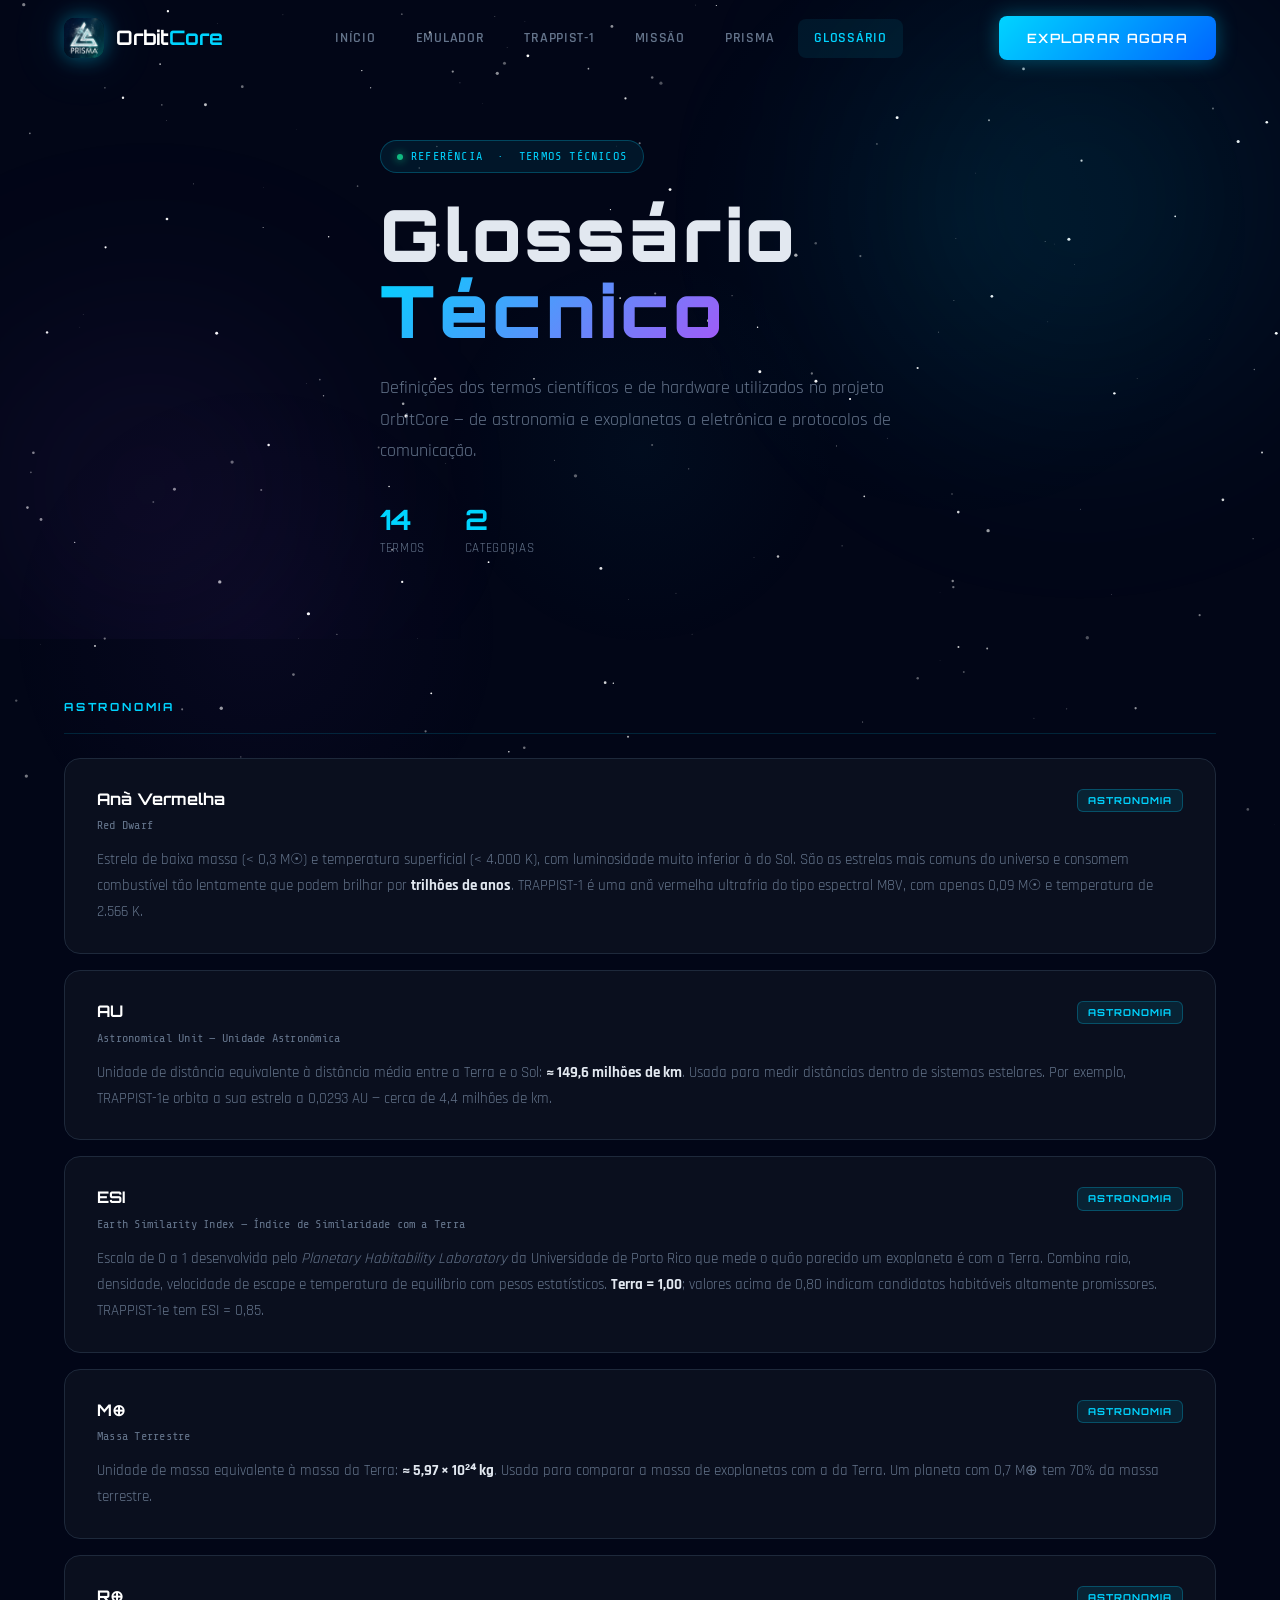
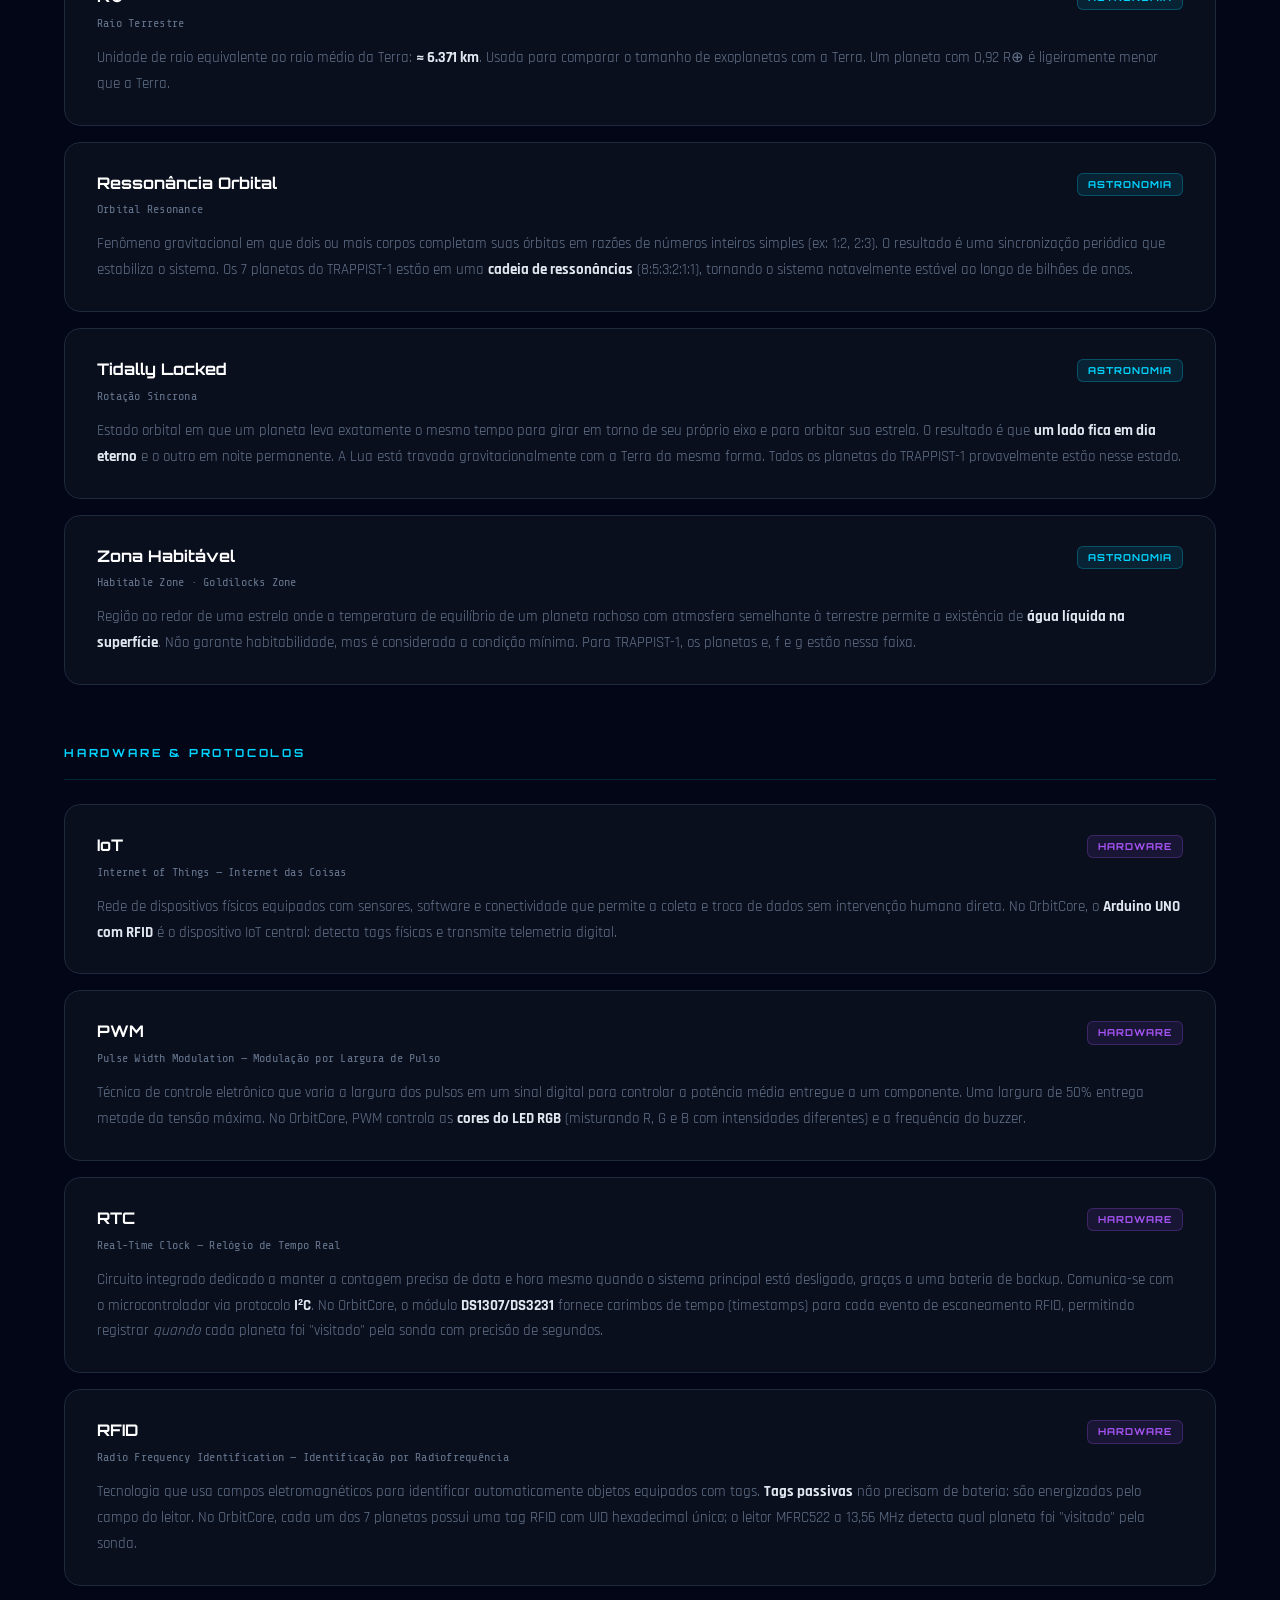
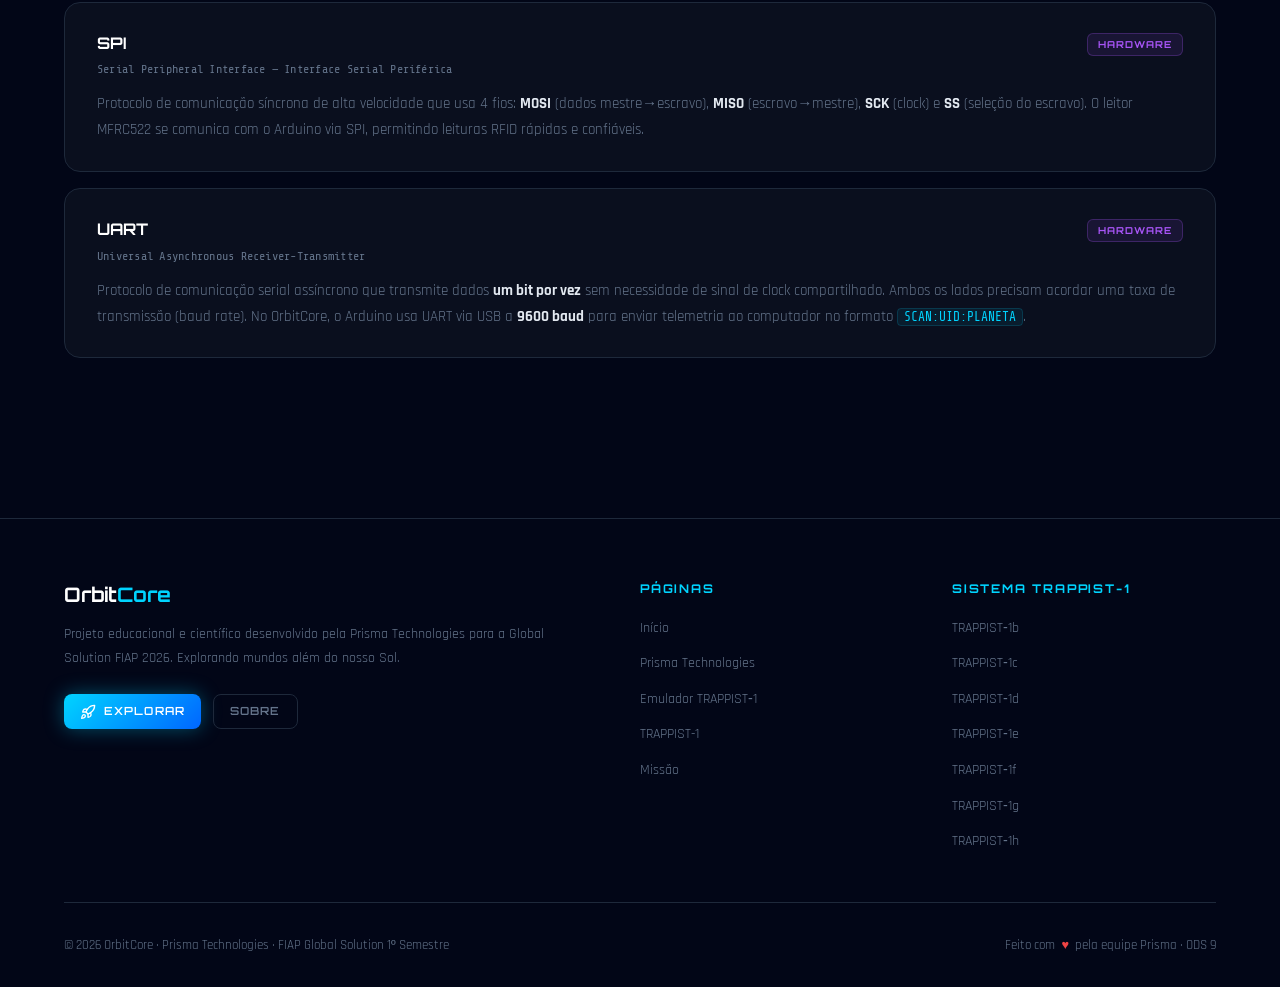
<file: src/pages/glossario.html>
<!DOCTYPE html>
<html lang="pt-br">
<head>
  <meta charset="UTF-8" />
  <meta name="viewport" content="width=device-width, initial-scale=1.0" />
  <link rel="icon" href="../assets/favicon.svg" type="image/svg+xml" />
  <meta name="description" content="Glossário de termos técnicos do projeto OrbitCore — astronomia, hardware IoT e modelagem matemática." />
  <title>Glossário Técnico | OrbitCore</title>
  <link rel="preconnect" href="https://fonts.googleapis.com" />
  <link rel="preconnect" href="https://fonts.gstatic.com" crossorigin />
  <link href="https://fonts.googleapis.com/css2?family=Orbitron:wght@400;500;600;700;800;900&family=Rajdhani:wght@300;400;500;600;700&family=Share+Tech+Mono&display=swap" rel="stylesheet" />
  <link rel="stylesheet" href="../css/estilo.css" />
</head>
<body>

  <canvas id="starfield"></canvas>

  <nav class="navbar" id="navbar">
    <div class="container">
      <div class="nav-inner">
        <a href="../../index.html" class="nav-logo">
          <div class="nav-logo-icon"><img src="../assets/prisma_logo_cosmica.jpeg" alt="Prisma Logo" /></div>
          <span class="nav-logo-text">Orbit<span>Core</span></span>
        </a>
        <ul class="nav-links">
          <li><a href="../../index.html">Início</a></li>
          <li><a href="emulador.html">Emulador</a></li>
          <li><a href="trappist-1.html">TRAPPIST-1</a></li>
          <li><a href="missao.html">Missão</a></li>
          <li><a href="prisma.html">Prisma</a></li>
          <li><a href="glossario.html" class="active">Glossário</a></li>
        </ul>
        <div class="nav-cta">
          <a href="emulador.html" class="btn btn-primary">Explorar Agora</a>
        </div>
        <button class="hamburger" id="hamburger" aria-label="Menu">
          <span></span><span></span><span></span>
        </button>
      </div>
      <div class="mobile-menu" id="mobile-menu">
        <a href="../../index.html">Início</a>
        <a href="emulador.html">Emulador</a>
        <a href="trappist-1.html">TRAPPIST-1</a>
        <a href="missao.html">Missão</a>
        <a href="prisma.html">Prisma Technologies</a>
        <a href="glossario.html">Glossário</a>
      </div>
    </div>
  </nav>
  <main>

  <section class="page-hero">
    <div class="hero-bg-orb hero-bg-orb-1"></div>
    <div class="hero-bg-orb hero-bg-orb-2"></div>
    <div class="container">
      <div class="page-hero-content">
        <div class="hero-badge">
          <span class="hero-badge-dot"></span>
          REFERÊNCIA &nbsp;·&nbsp; TERMOS TÉCNICOS
        </div>
        <h1 class="hero-title">
          Glossário<br />
          <span class="gradient-text">Técnico</span>
        </h1>
        <p class="hero-subtitle">
          Definições dos termos científicos e de hardware utilizados no projeto OrbitCore — de astronomia e exoplanetas a eletrônica e protocolos de comunicação.
        </p>
        <div class="hero-stats">
          <div class="hero-stat">
            <div class="hero-stat-value">14</div>
            <div class="hero-stat-label">Termos</div>
          </div>
          <div class="hero-stat">
            <div class="hero-stat-value">2</div>
            <div class="hero-stat-label">Categorias</div>
          </div>
        </div>
      </div>
    </div>
  </section>

  <section class="glossary-section">
    <div class="container">

      <div class="glossary-category">
        <div class="glossary-category-title">Astronomia</div>

        <div class="glossary-entry" id="ana-vermelha">
          <div class="glossary-entry-header">
            <div class="glossary-term">Anã Vermelha <span class="glossary-orig">Red Dwarf</span></div>
            <span class="glossary-badge glossary-badge--astro">Astronomia</span>
          </div>
          <p class="glossary-def">Estrela de baixa massa (&lt; 0,3 M☉) e temperatura superficial (&lt; 4.000 K), com luminosidade muito inferior à do Sol. São as estrelas mais comuns do universo e consomem combustível tão lentamente que podem brilhar por <strong>trilhões de anos</strong>. TRAPPIST-1 é uma anã vermelha ultrafria do tipo espectral M8V, com apenas 0,09 M☉ e temperatura de 2.566 K.</p>
        </div>

        <div class="glossary-entry" id="au">
          <div class="glossary-entry-header">
            <div class="glossary-term">AU <span class="glossary-orig">Astronomical Unit — Unidade Astronômica</span></div>
            <span class="glossary-badge glossary-badge--astro">Astronomia</span>
          </div>
          <p class="glossary-def">Unidade de distância equivalente à distância média entre a Terra e o Sol: <strong>≈ 149,6 milhões de km</strong>. Usada para medir distâncias dentro de sistemas estelares. Por exemplo, TRAPPIST-1e orbita a sua estrela a 0,0293 AU — cerca de 4,4 milhões de km.</p>
        </div>

        <div class="glossary-entry" id="esi">
          <div class="glossary-entry-header">
            <div class="glossary-term">ESI <span class="glossary-orig">Earth Similarity Index — Índice de Similaridade com a Terra</span></div>
            <span class="glossary-badge glossary-badge--astro">Astronomia</span>
          </div>
          <p class="glossary-def">Escala de 0 a 1 desenvolvida pelo <em>Planetary Habitability Laboratory</em> da Universidade de Porto Rico que mede o quão parecido um exoplaneta é com a Terra. Combina raio, densidade, velocidade de escape e temperatura de equilíbrio com pesos estatísticos. <strong>Terra = 1,00</strong>; valores acima de 0,80 indicam candidatos habitáveis altamente promissores. TRAPPIST-1e tem ESI = 0,85.</p>
        </div>

        <div class="glossary-entry" id="massa-terrestre">
          <div class="glossary-entry-header">
            <div class="glossary-term">M⊕ <span class="glossary-orig">Massa Terrestre</span></div>
            <span class="glossary-badge glossary-badge--astro">Astronomia</span>
          </div>
          <p class="glossary-def">Unidade de massa equivalente à massa da Terra: <strong>≈ 5,97 × 10²⁴ kg</strong>. Usada para comparar a massa de exoplanetas com a da Terra. Um planeta com 0,7 M⊕ tem 70% da massa terrestre.</p>
        </div>

        <div class="glossary-entry" id="raio-terrestre">
          <div class="glossary-entry-header">
            <div class="glossary-term">R⊕ <span class="glossary-orig">Raio Terrestre</span></div>
            <span class="glossary-badge glossary-badge--astro">Astronomia</span>
          </div>
          <p class="glossary-def">Unidade de raio equivalente ao raio médio da Terra: <strong>≈ 6.371 km</strong>. Usada para comparar o tamanho de exoplanetas com a Terra. Um planeta com 0,92 R⊕ é ligeiramente menor que a Terra.</p>
        </div>

        <div class="glossary-entry" id="ressonancia-orbital">
          <div class="glossary-entry-header">
            <div class="glossary-term">Ressonância Orbital <span class="glossary-orig">Orbital Resonance</span></div>
            <span class="glossary-badge glossary-badge--astro">Astronomia</span>
          </div>
          <p class="glossary-def">Fenômeno gravitacional em que dois ou mais corpos completam suas órbitas em razões de números inteiros simples (ex: 1:2, 2:3). O resultado é uma sincronização periódica que estabiliza o sistema. Os 7 planetas do TRAPPIST-1 estão em uma <strong>cadeia de ressonâncias</strong> (8:5:3:2:1:1), tornando o sistema notavelmente estável ao longo de bilhões de anos.</p>
        </div>

        <div class="glossary-entry" id="tidally-locked">
          <div class="glossary-entry-header">
            <div class="glossary-term">Tidally Locked <span class="glossary-orig">Rotação Síncrona</span></div>
            <span class="glossary-badge glossary-badge--astro">Astronomia</span>
          </div>
          <p class="glossary-def">Estado orbital em que um planeta leva exatamente o mesmo tempo para girar em torno de seu próprio eixo e para orbitar sua estrela. O resultado é que <strong>um lado fica em dia eterno</strong> e o outro em noite permanente. A Lua está travada gravitacionalmente com a Terra da mesma forma. Todos os planetas do TRAPPIST-1 provavelmente estão nesse estado.</p>
        </div>

        <div class="glossary-entry" id="zona-habitavel">
          <div class="glossary-entry-header">
            <div class="glossary-term">Zona Habitável <span class="glossary-orig">Habitable Zone · Goldilocks Zone</span></div>
            <span class="glossary-badge glossary-badge--astro">Astronomia</span>
          </div>
          <p class="glossary-def">Região ao redor de uma estrela onde a temperatura de equilíbrio de um planeta rochoso com atmosfera semelhante à terrestre permite a existência de <strong>água líquida na superfície</strong>. Não garante habitabilidade, mas é considerada a condição mínima. Para TRAPPIST-1, os planetas e, f e g estão nessa faixa.</p>
        </div>

      </div>

      <div class="glossary-category">
        <div class="glossary-category-title">Hardware &amp; Protocolos</div>

        <div class="glossary-entry" id="iot">
          <div class="glossary-entry-header">
            <div class="glossary-term">IoT <span class="glossary-orig">Internet of Things — Internet das Coisas</span></div>
            <span class="glossary-badge glossary-badge--hw">Hardware</span>
          </div>
          <p class="glossary-def">Rede de dispositivos físicos equipados com sensores, software e conectividade que permite a coleta e troca de dados sem intervenção humana direta. No OrbitCore, o <strong>Arduino UNO com RFID</strong> é o dispositivo IoT central: detecta tags físicas e transmite telemetria digital.</p>
        </div>

        <div class="glossary-entry" id="pwm">
          <div class="glossary-entry-header">
            <div class="glossary-term">PWM <span class="glossary-orig">Pulse Width Modulation — Modulação por Largura de Pulso</span></div>
            <span class="glossary-badge glossary-badge--hw">Hardware</span>
          </div>
          <p class="glossary-def">Técnica de controle eletrônico que varia a largura dos pulsos em um sinal digital para controlar a potência média entregue a um componente. Uma largura de 50% entrega metade da tensão máxima. No OrbitCore, PWM controla as <strong>cores do LED RGB</strong> (misturando R, G e B com intensidades diferentes) e a frequência do buzzer.</p>
        </div>

        <div class="glossary-entry" id="rtc">
          <div class="glossary-entry-header">
            <div class="glossary-term">RTC <span class="glossary-orig">Real-Time Clock — Relógio de Tempo Real</span></div>
            <span class="glossary-badge glossary-badge--hw">Hardware</span>
          </div>
          <p class="glossary-def">Circuito integrado dedicado a manter a contagem precisa de data e hora mesmo quando o sistema principal está desligado, graças a uma bateria de backup. Comunica-se com o microcontrolador via protocolo <strong>I²C</strong>. No OrbitCore, o módulo <strong>DS1307/DS3231</strong> fornece carimbos de tempo (timestamps) para cada evento de escaneamento RFID, permitindo registrar <em>quando</em> cada planeta foi "visitado" pela sonda com precisão de segundos.</p>
        </div>

        <div class="glossary-entry" id="rfid">
          <div class="glossary-entry-header">
            <div class="glossary-term">RFID <span class="glossary-orig">Radio Frequency Identification — Identificação por Radiofrequência</span></div>
            <span class="glossary-badge glossary-badge--hw">Hardware</span>
          </div>
          <p class="glossary-def">Tecnologia que usa campos eletromagnéticos para identificar automaticamente objetos equipados com tags. <strong>Tags passivas</strong> não precisam de bateria: são energizadas pelo campo do leitor. No OrbitCore, cada um dos 7 planetas possui uma tag RFID com UID hexadecimal único; o leitor MFRC522 a 13,56 MHz detecta qual planeta foi "visitado" pela sonda.</p>
        </div>

        <div class="glossary-entry" id="spi">
          <div class="glossary-entry-header">
            <div class="glossary-term">SPI <span class="glossary-orig">Serial Peripheral Interface — Interface Serial Periférica</span></div>
            <span class="glossary-badge glossary-badge--hw">Hardware</span>
          </div>
          <p class="glossary-def">Protocolo de comunicação síncrona de alta velocidade que usa 4 fios: <strong>MOSI</strong> (dados mestre→escravo), <strong>MISO</strong> (escravo→mestre), <strong>SCK</strong> (clock) e <strong>SS</strong> (seleção do escravo). O leitor MFRC522 se comunica com o Arduino via SPI, permitindo leituras RFID rápidas e confiáveis.</p>
        </div>

        <div class="glossary-entry" id="uart">
          <div class="glossary-entry-header">
            <div class="glossary-term">UART <span class="glossary-orig">Universal Asynchronous Receiver-Transmitter</span></div>
            <span class="glossary-badge glossary-badge--hw">Hardware</span>
          </div>
          <p class="glossary-def">Protocolo de comunicação serial assíncrono que transmite dados <strong>um bit por vez</strong> sem necessidade de sinal de clock compartilhado. Ambos os lados precisam acordar uma taxa de transmissão (baud rate). No OrbitCore, o Arduino usa UART via USB a <strong>9600 baud</strong> para enviar telemetria ao computador no formato <code>SCAN:UID:PLANETA</code>.</p>
        </div>

      </div>
    </div>
  </section>

  </main>

  <footer>
    <div class="container">
      <div class="footer-inner">
        <div>
          <div class="footer-logo-text">Orbit<span>Core</span></div>
          <p class="footer-desc">Projeto educacional e científico desenvolvido pela Prisma Technologies para a Global Solution FIAP 2026. Explorando mundos além do nosso Sol.</p>
          <div class="footer-brand-btns">
            <a href="emulador.html" class="btn btn-primary btn-sm"><svg class="icon" width="16" height="16" viewBox="0 0 24 24" aria-hidden="true" fill="none" stroke="currentColor" stroke-width="2" stroke-linecap="round" stroke-linejoin="round"><path d="M12 15v5s3.03-.55 4-2c1.08-1.62 0-5 0-5"/><path d="M4.5 16.5c-1.5 1.26-2 5-2 5s3.74-.5 5-2c.71-.84.7-2.13-.09-2.91a2.18 2.18 0 0 0-2.91-.09"/><path d="M9 12a22 22 0 0 1 2-3.95A12.88 12.88 0 0 1 22 2c0 2.72-.78 7.5-6 11a22.4 22.4 0 0 1-4 2z"/><path d="M9 12H4s.55-3.03 2-4c1.62-1.08 5 .05 5 .05"/></svg> Explorar</a>
            <a href="prisma.html" class="btn btn-ghost btn-sm">Sobre</a>
          </div>
        </div>
        <div>
          <div class="footer-col-title">Páginas</div>
          <ul class="footer-links">
            <li><a href="../../index.html">Início</a></li>
            <li><a href="prisma.html">Prisma Technologies</a></li>
            <li><a href="emulador.html">Emulador TRAPPIST‑1</a></li>
            <li><a href="trappist-1.html">TRAPPIST-1</a></li>
            <li><a href="missao.html">Missão</a></li>
          </ul>
        </div>
        <div>
          <div class="footer-col-title">Sistema TRAPPIST-1</div>
          <ul class="footer-links">
            <li><a href="trappist-1.html#catalogo">TRAPPIST‑1b</a></li>
            <li><a href="trappist-1.html#catalogo">TRAPPIST‑1c</a></li>
            <li><a href="trappist-1.html#catalogo">TRAPPIST‑1d</a></li>
            <li><a href="trappist-1.html#catalogo">TRAPPIST‑1e</a></li>
            <li><a href="trappist-1.html#catalogo">TRAPPIST‑1f</a></li>
            <li><a href="trappist-1.html#catalogo">TRAPPIST‑1g</a></li>
            <li><a href="trappist-1.html#catalogo">TRAPPIST‑1h</a></li>
          </ul>
        </div>
      </div>
      <div class="footer-bottom">
        <span>© 2026 OrbitCore · Prisma Technologies · FIAP Global Solution 1º Semestre</span>
        <span class="footer-credit">Feito com <span class="footer-heart">♥</span> pela equipe Prisma · ODS 9</span>
      </div>
    </div>
  </footer>

  <script src="../js/script.js"></script>
</body>
</html>
</file>
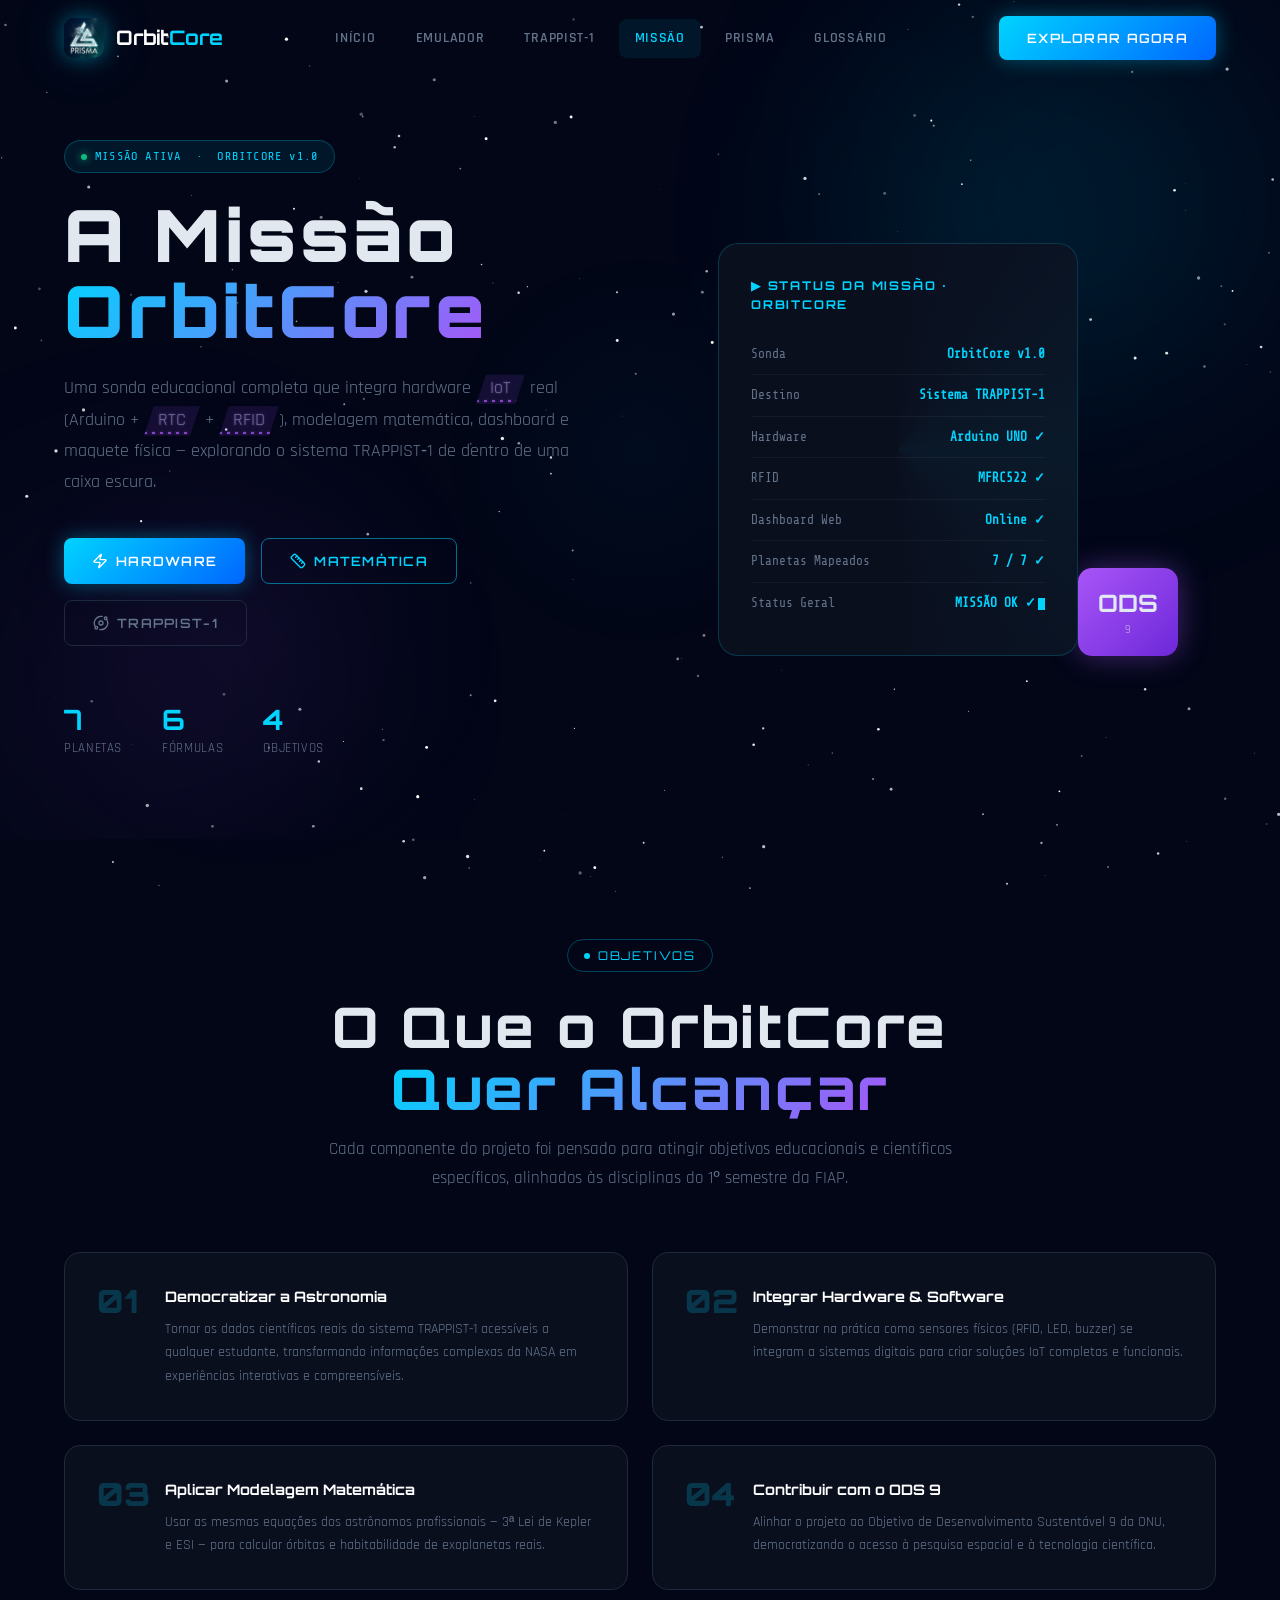
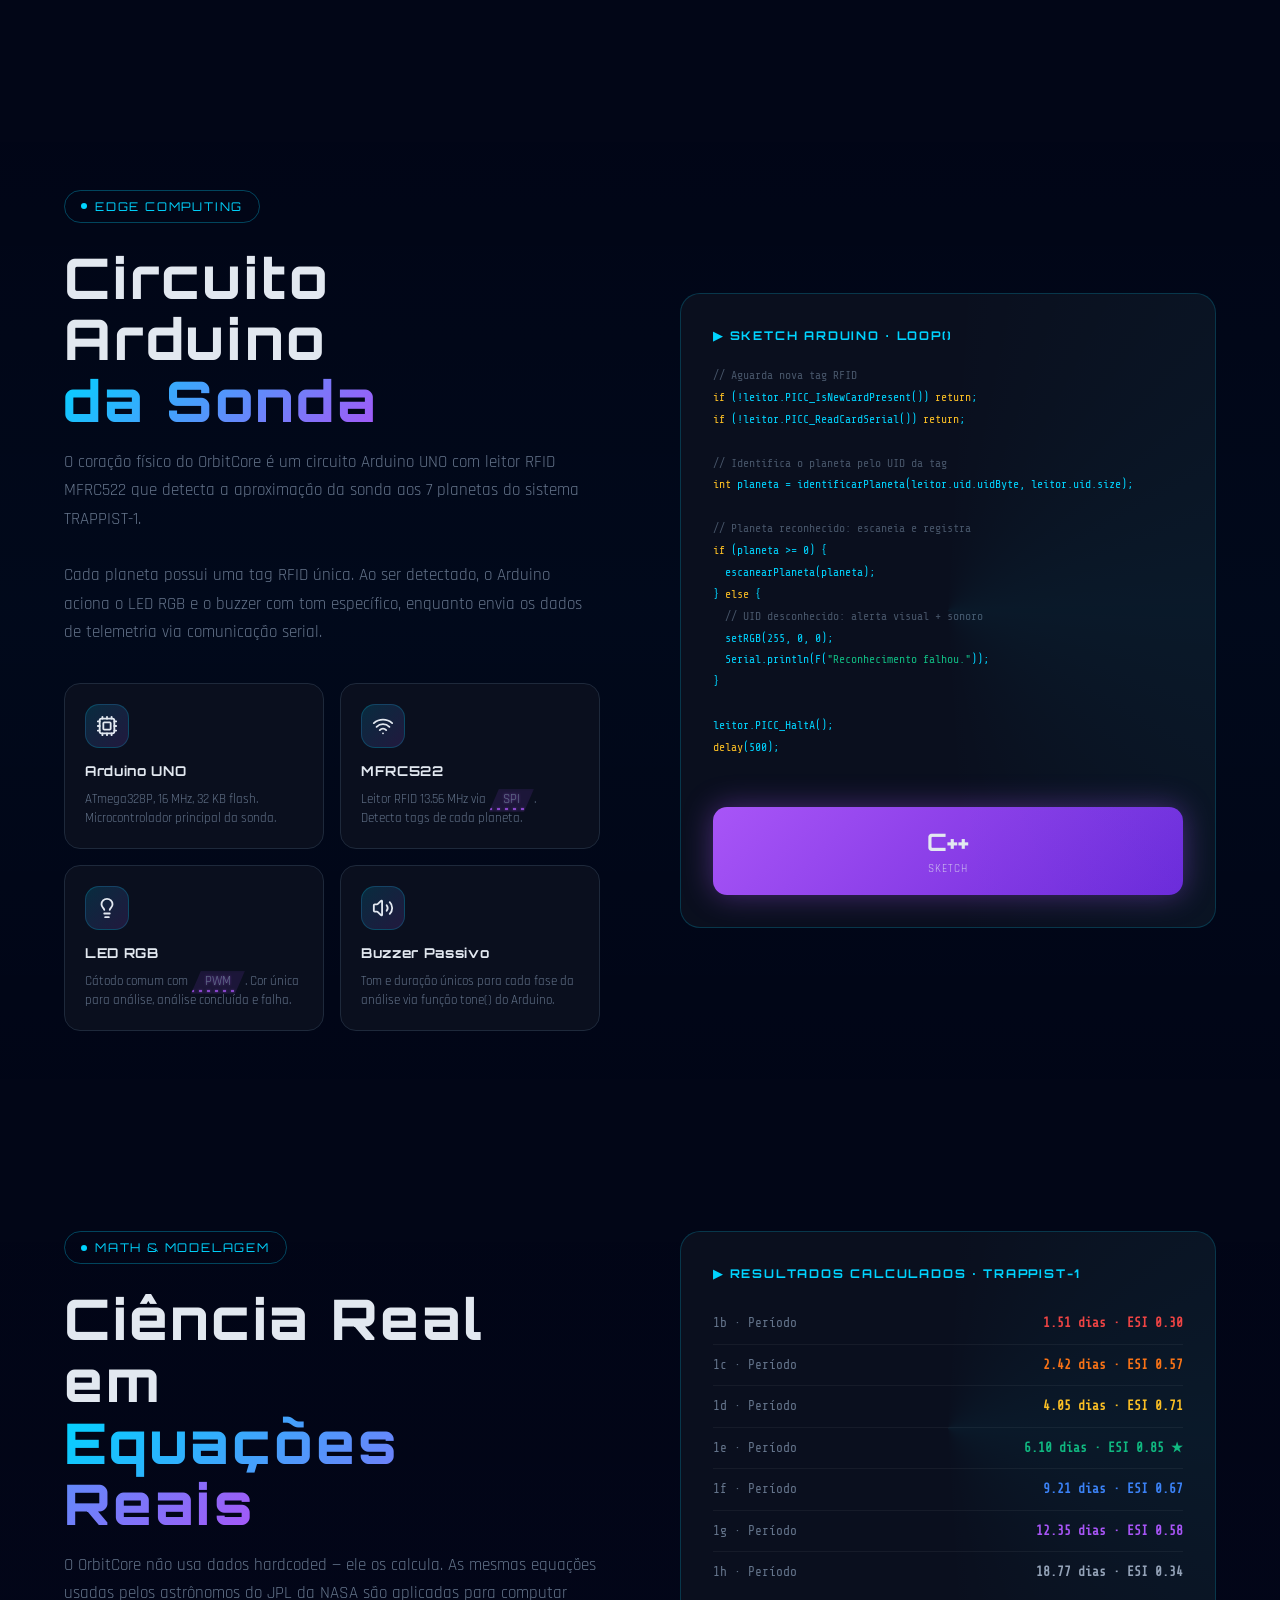
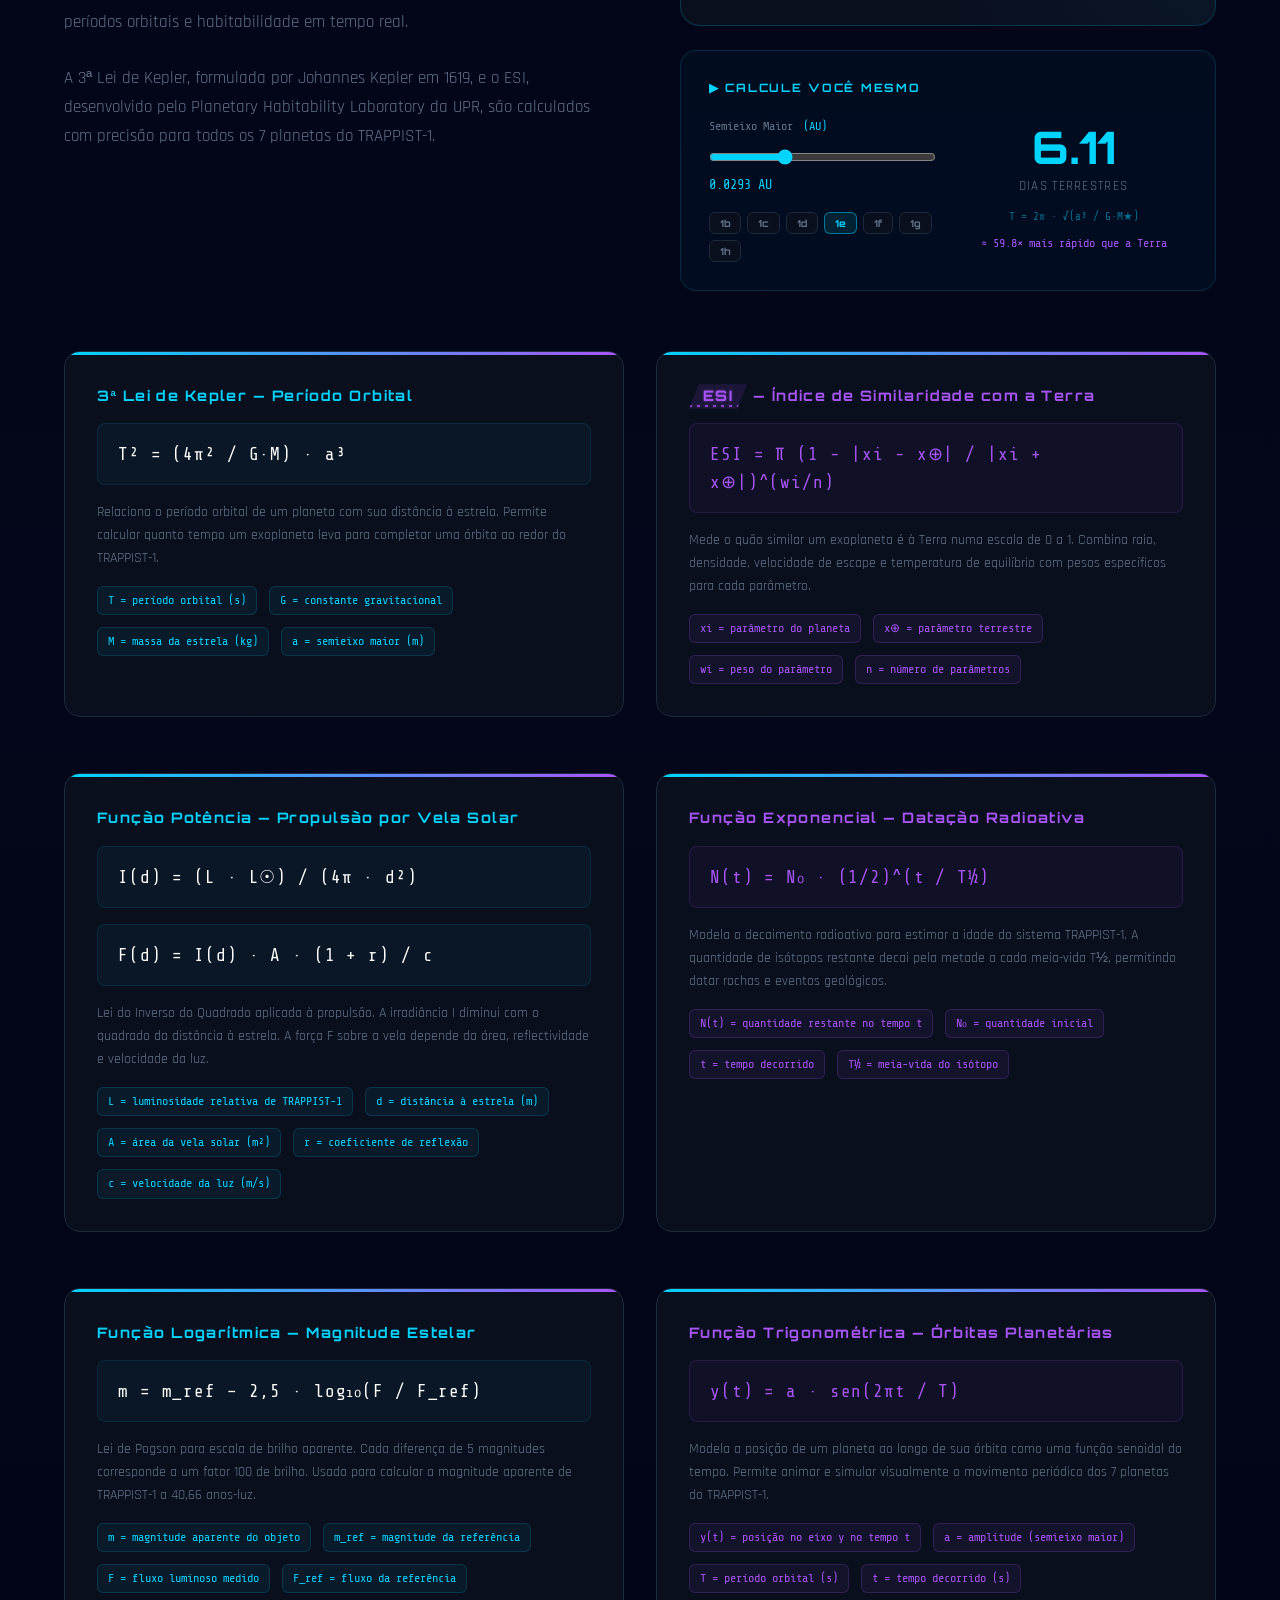
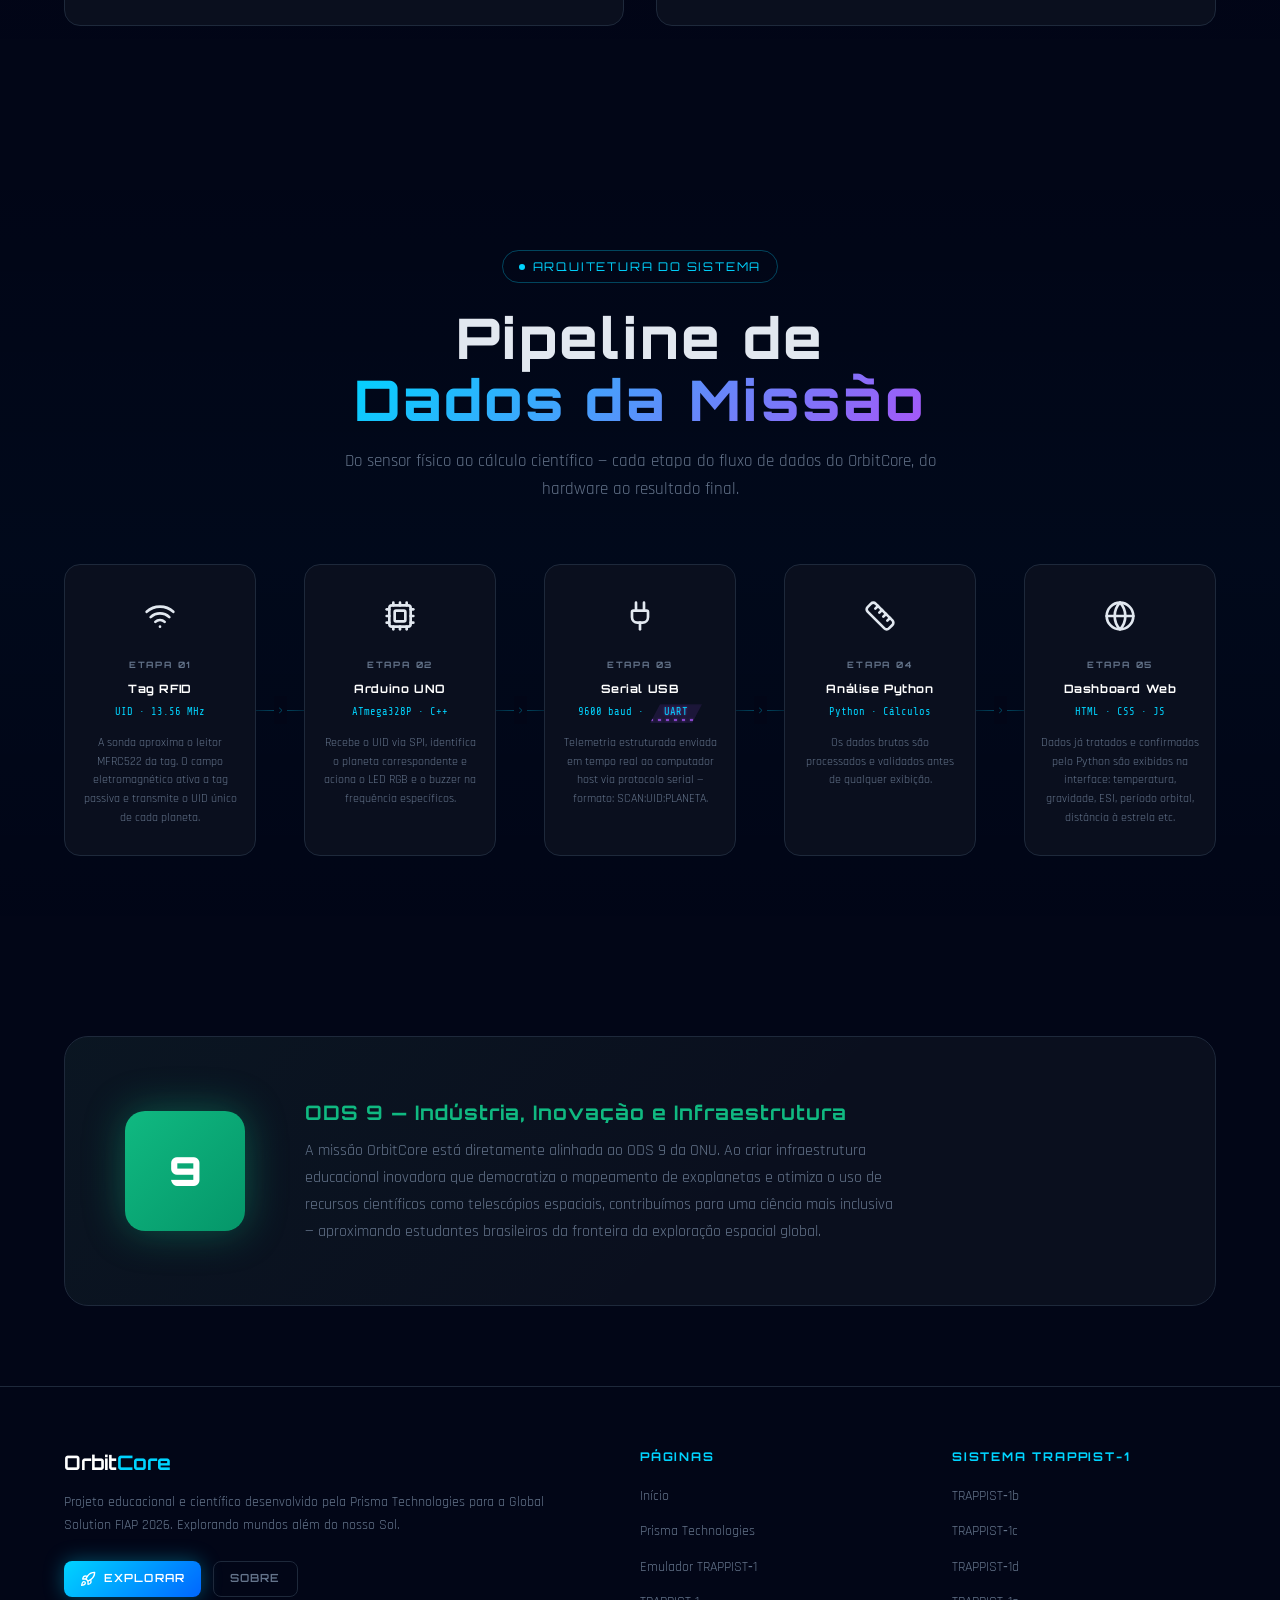
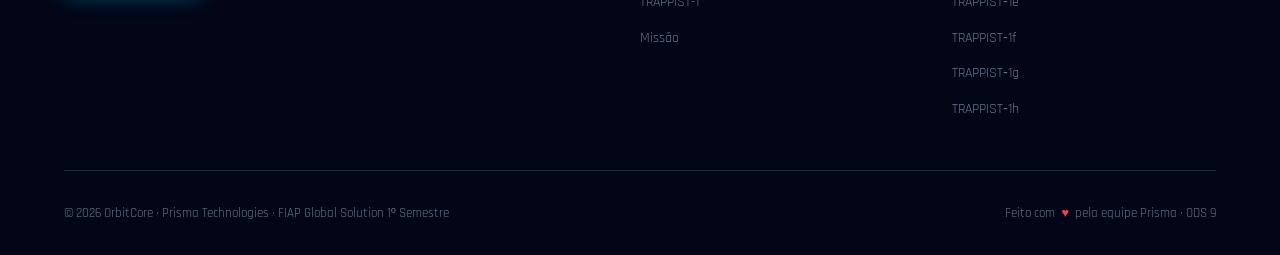
<file: src/pages/missao.html>
﻿<!DOCTYPE html>
<html lang="pt-br">
<head>
  <meta charset="UTF-8" />
  <meta name="viewport" content="width=device-width, initial-scale=1.0" />
  <link rel="icon" href="../assets/favicon.svg" type="image/svg+xml" />
  <meta name="description" content="Missão OrbitCore — Hardware, modelagem matemática e maquete física. Tudo sobre a missão de exploração do TRAPPIST-1." />
  <title>Missão OrbitCore | OrbitCore</title>

  <link rel="preconnect" href="https://fonts.googleapis.com" />
  <link rel="preconnect" href="https://fonts.gstatic.com" crossorigin />
  <link href="https://fonts.googleapis.com/css2?family=Orbitron:wght@400;500;600;700;800;900&family=Rajdhani:wght@300;400;500;600;700&family=Share+Tech+Mono&display=swap" rel="stylesheet" />
  <link rel="stylesheet" href="../css/estilo.css" />
</head>
<body>

  <canvas id="starfield"></canvas>

  <nav class="navbar" id="navbar">
    <div class="container">
      <div class="nav-inner">
        <a href="../../index.html" class="nav-logo">
          <div class="nav-logo-icon"><img src="../assets/prisma_logo_cosmica.jpeg" alt="Prisma Logo" /></div>
          <span class="nav-logo-text">Orbit<span>Core</span></span>
        </a>
        <ul class="nav-links">
          <li><a href="../../index.html">Início</a></li>
          <li><a href="emulador.html">Emulador</a></li>
          <li><a href="trappist-1.html">TRAPPIST-1</a></li>
          <li><a href="missao.html" class="active">Missão</a></li>
          <li><a href="prisma.html">Prisma</a></li>
          <li><a href="glossario.html">Glossário</a></li>
        </ul>
        <div class="nav-cta">
          <a href="emulador.html" class="btn btn-primary">Explorar Agora</a>
        </div>
        <button class="hamburger" id="hamburger" aria-label="Menu">
          <span></span><span></span><span></span>
        </button>
      </div>
      <div class="mobile-menu" id="mobile-menu">
        <a href="../../index.html">Início</a>
        <a href="emulador.html">Emulador</a>
        <a href="trappist-1.html">TRAPPIST-1</a>
        <a href="missao.html">Missão</a>
        <a href="prisma.html">Prisma Technologies</a>
        <a href="glossario.html">Glossário</a>
      </div>
    </div>
  </nav>
  <main>

  <!-- ═══════════════════════════════════════════
       PAGE HERO
  ═══════════════════════════════════════════ -->
  <section class="page-hero">
    <div class="hero-bg-orb hero-bg-orb-1"></div>
    <div class="hero-bg-orb hero-bg-orb-2"></div>

    <div class="container">
      <div class="hero-inner">
        <div class="hero-content">
          <div class="hero-badge">
            <span class="hero-badge-dot"></span>
            MISSÃO ATIVA &nbsp;·&nbsp; ORBITCORE v1.0
          </div>

          <h1 class="hero-title">
            A Missão<br />
            <span class="gradient-text">OrbitCore</span>
          </h1>

          <p class="hero-subtitle">
            Uma sonda educacional completa que integra hardware <a href="glossario.html#iot" class="glossary-link">IoT</a> real (Arduino + 
            <a href="glossario.html#rtc" class="glossary-link">RTC</a> + <a href="glossario.html#rfid" class="glossary-link">RFID</a>), modelagem matemática, 
            dashboard e maquete física — explorando o sistema TRAPPIST‑1 de dentro de uma caixa escura.
          </p>

          <div class="hero-actions">
            <a href="#hardware" class="btn btn-primary">
              <svg class="icon" width="16" height="16" viewBox="0 0 24 24" aria-hidden="true" fill="none" stroke="currentColor" stroke-width="2" stroke-linecap="round" stroke-linejoin="round">
                <path d="M4 14a1 1 0 0 1-.78-1.63l9.9-10.2a.5.5 0 0 1 .86.46l-1.92 6.02A1 1 0 0 0 13 10h7a1 1 0 0 1 .78 1.63l-9.9 10.2a.5.5 0 0 1-.86-.46l1.92-6.02A1 1 0 0 0 11 14z"/>
              </svg> Hardware</a>
            <a href="#matematica" class="btn btn-secondary">
              <svg class="icon" width="16" height="16" viewBox="0 0 24 24" aria-hidden="true" fill="none" stroke="currentColor" stroke-width="2" stroke-linecap="round" stroke-linejoin="round">
                <path d="M21.3 15.3a2.4 2.4 0 0 1 0 3.4l-2.6 2.6a2.4 2.4 0 0 1-3.4 0L2.7 8.7a2.41 2.41 0 0 1 0-3.4l2.6-2.6a2.41 2.41 0 0 1 3.4 0Z"/>
                <path d="m14.5 12.5 2-2"/>
                <path d="m11.5 9.5 2-2"/>
                <path d="m8.5 6.5 2-2"/>
                <path d="m17.5 15.5 2-2"/>
              </svg> Matemática</a>
            <a href="trappist-1.html" class="btn btn-ghost">
              <svg class="icon" width="16" height="16" viewBox="0 0 24 24" aria-hidden="true" fill="none" stroke="currentColor" stroke-width="2" stroke-linecap="round" stroke-linejoin="round">
                <path d="M20.341 6.484A10 10 0 0 1 10.266 21.85"/>
                <path d="M3.659 17.516A10 10 0 0 1 13.74 2.152"/>
                <circle cx="12" cy="12" r="3"/>
                <circle cx="19" cy="5" r="2"/>
                <circle cx="5" cy="19" r="2"/>
              </svg> TRAPPIST-1</a>
          </div>

          <div class="hero-stats">
            <div class="hero-stat">
              <div class="hero-stat-value">7</div>
              <div class="hero-stat-label">Planetas</div>
            </div>
            <div class="hero-stat">
              <div class="hero-stat-value">6</div>
              <div class="hero-stat-label">Fórmulas</div>
            </div>
            <div class="hero-stat">
              <div class="hero-stat-value">4</div>
              <div class="hero-stat-label">Objetivos</div>
            </div>
          </div>
        </div>

        <div class="hero-visual">
          <div class="mission-card-main mission-card-hero">
            <div class="mission-card-title">▶ Status da Missão · OrbitCore</div>
            <div class="data-row">
              <span class="data-label">Sonda</span>
              <span class="data-value">OrbitCore v1.0</span>
            </div>
            <div class="data-row">
              <span class="data-label">Destino</span>
              <span class="data-value">Sistema TRAPPIST-1</span>
            </div>
            <div class="data-row">
              <span class="data-label">Hardware</span>
              <span class="data-value green">Arduino UNO ✓</span>
            </div>
            <div class="data-row">
              <span class="data-label">RFID</span>
              <span class="data-value green">MFRC522 ✓</span>
            </div>
            <div class="data-row">
              <span class="data-label">Dashboard Web</span>
              <span class="data-value green">Online ✓</span>
            </div>
            <div class="data-row">
              <span class="data-label">Planetas Mapeados</span>
              <span class="data-value yellow">7 / 7 ✓</span>
            </div>
            <div class="data-row">
              <span class="data-label">Status Geral</span>
              <span class="data-value green">MISSÃO OK ✓<span class="terminal-cursor"></span></span>
            </div>
          </div>

          <div class="mission-badge-float">
            <div class="big">ODS</div>
            <div class="small">9</div>
          </div>
        </div>
      </div>
    </div>
  </section>

  <!-- ═══════════════════════════════════════════
       OBJETIVOS
  ═══════════════════════════════════════════ -->
  <section class="objectives">
    <div class="container">
      <div class="section-header">
        <div class="section-badge">Objetivos</div>
        <h2 class="section-title">
          O Que o OrbitCore<br />
          <span class="gradient-text">Quer Alcançar</span>
        </h2>
        <p>
          Cada componente do projeto foi pensado para atingir objetivos educacionais e científicos específicos, alinhados às disciplinas do 1º semestre da FIAP.
        </p>
      </div>

      <div class="objectives-grid">
        <div class="objective-card reveal">
          <div class="objective-number">01</div>
          <div>
            <div class="objective-title">Democratizar a Astronomia</div>
            <p class="objective-desc">Tornar os dados científicos reais do sistema TRAPPIST-1 acessíveis a qualquer estudante, transformando informações complexas da NASA em experiências interativas e compreensíveis.</p>
          </div>
        </div>

        <div class="objective-card reveal reveal-delay-1">
          <div class="objective-number">02</div>
          <div>
            <div class="objective-title">Integrar Hardware &amp; Software</div>
            <p class="objective-desc">Demonstrar na prática como sensores físicos (RFID, LED, buzzer) se integram a sistemas digitais para criar soluções IoT completas e funcionais.</p>
          </div>
        </div>

        <div class="objective-card reveal reveal-delay-2">
          <div class="objective-number">03</div>
          <div>
            <div class="objective-title">Aplicar Modelagem Matemática</div>
            <p class="objective-desc">Usar as mesmas equações dos astrônomos profissionais — 3ª Lei de Kepler e ESI — para calcular órbitas e habitabilidade de exoplanetas reais.</p>
          </div>
        </div>

        <div class="objective-card reveal reveal-delay-3">
          <div class="objective-number">04</div>
          <div>
            <div class="objective-title">Contribuir com o ODS 9</div>
            <p class="objective-desc">Alinhar o projeto ao Objetivo de Desenvolvimento Sustentável 9 da ONU, democratizando o acesso à pesquisa espacial e à tecnologia científica.</p>
          </div>
        </div>
      </div>
    </div>
  </section>

  <!-- ═══════════════════════════════════════════
       HARDWARE
  ═══════════════════════════════════════════ -->
  <section class="hardware" id="hardware">
    <div class="container">
      <div class="mission-inner">

        <div class="reveal">
          <div class="section-badge">Edge Computing</div>
          <h2 class="section-title">
            Circuito Arduino<br />
            <span class="gradient-text">da Sonda</span>
          </h2>
          <p class="section-text">
            O coração físico do OrbitCore é um circuito Arduino UNO com leitor RFID MFRC522 que detecta a aproximação da sonda aos 7 planetas do sistema TRAPPIST-1.
          </p>
          <p class="section-text--mb section-text">
            Cada planeta possui uma tag RFID única. Ao ser detectado, o Arduino aciona o LED RGB e o buzzer com tom específico, enquanto envia os dados de telemetria via comunicação serial.
          </p>

          <div class="features-grid features-grid-2">
            <div class="card card-sm">
              <div class="card-icon card-icon-sm"><svg class="icon" width="22" height="22" viewBox="0 0 24 24" aria-hidden="true" fill="none" stroke="currentColor" stroke-width="2" stroke-linecap="round" stroke-linejoin="round"><path d="M12 20v2"/><path d="M12 2v2"/><path d="M17 20v2"/><path d="M17 2v2"/><path d="M2 12h2"/><path d="M2 17h2"/><path d="M2 7h2"/><path d="M20 12h2"/><path d="M20 17h2"/><path d="M20 7h2"/><path d="M7 20v2"/><path d="M7 2v2"/><rect x="4" y="4" width="16" height="16" rx="2"/><rect x="8" y="8" width="8" height="8" rx="1"/></svg></div>
              <h3>Arduino UNO</h3>
              <p>ATmega328P, 16 MHz, 32 KB flash. Microcontrolador principal da sonda.</p>
            </div>
            <div class="card card-sm">
              <div class="card-icon card-icon-sm"><svg class="icon" width="22" height="22" viewBox="0 0 24 24" aria-hidden="true" fill="none" stroke="currentColor" stroke-width="2" stroke-linecap="round" stroke-linejoin="round"><path d="M12 20h.01"/><path d="M2 8.82a15 15 0 0 1 20 0"/><path d="M5 12.859a10 10 0 0 1 14 0"/><path d="M8.5 16.429a5 5 0 0 1 7 0"/></svg></div>
              <h3>MFRC522</h3>
              <p>Leitor RFID 13.56 MHz via <a href="glossario.html#spi" class="glossary-link">SPI</a>. Detecta tags de cada planeta.</p>
            </div>
            <div class="card card-sm">
              <div class="card-icon card-icon-sm"><svg class="icon" width="22" height="22" viewBox="0 0 24 24" aria-hidden="true" fill="none" stroke="currentColor" stroke-width="2" stroke-linecap="round" stroke-linejoin="round"><path d="M15 14c.2-1 .7-1.7 1.5-2.5 1-.9 1.5-2.2 1.5-3.5A6 6 0 0 0 6 8c0 1 .2 2.2 1.5 3.5.7.7 1.3 1.5 1.5 2.5"/><path d="M9 18h6"/><path d="M10 22h4"/></svg></div>
              <h3>LED RGB</h3>
              <p>Cátodo comum com <a href="glossario.html#pwm" class="glossary-link">PWM</a>. Cor única para análise, análise concluída e falha.</p>
            </div>
            <div class="card card-sm">
              <div class="card-icon card-icon-sm"><svg class="icon" width="22" height="22" viewBox="0 0 24 24" aria-hidden="true" fill="none" stroke="currentColor" stroke-width="2" stroke-linecap="round" stroke-linejoin="round"><path d="M11 4.702a.705.705 0 0 0-1.203-.498L6.413 7.587A1.4 1.4 0 0 1 5.416 8H3a1 1 0 0 0-1 1v6a1 1 0 0 0 1 1h2.416a1.4 1.4 0 0 1 .997.413l3.383 3.384A.705.705 0 0 0 11 19.298z"/><path d="M16 9a5 5 0 0 1 0 6"/><path d="M19.364 18.364a9 9 0 0 0 0-12.728"/></svg></div>
              <h3>Buzzer Passivo</h3>
              <p>Tom e duração únicos para cada fase da análise via função tone() do Arduino.</p>
            </div>
          </div>
        </div>

        <div class="mission-visual reveal reveal-delay-2">
          <div class="mission-card-main">
            <div class="mission-card-title">▶ Sketch Arduino · loop()</div>
            <div class="sketch-code">
              <span class="sketch-comment">// Aguarda nova tag RFID</span><br/>
              <span class="sketch-keyword">if</span> (!leitor.PICC_IsNewCardPresent()) <span class="sketch-keyword">return</span>;<br/>
              <span class="sketch-keyword">if</span> (!leitor.PICC_ReadCardSerial()) <span class="sketch-keyword">return</span>;<br/>
              <br/>
              <span class="sketch-comment">// Identifica o planeta pelo UID da tag</span><br/>
              <span class="sketch-keyword">int</span> planeta = identificarPlaneta(leitor.uid.uidByte, leitor.uid.size);<br/>
              <br/>
              <span class="sketch-comment">// Planeta reconhecido: escaneia e registra</span><br/>
              <span class="sketch-keyword">if</span> (planeta &gt;= <span class="sketch-number">0</span>) {<br/>
              &nbsp;&nbsp;escanearPlaneta(planeta);<br/>
              } <span class="sketch-keyword">else</span> {<br/>
              &nbsp;&nbsp;<span class="sketch-comment">// UID desconhecido: alerta visual + sonoro</span><br/>
              &nbsp;&nbsp;setRGB(<span class="sketch-number">255</span>, <span class="sketch-number">0</span>, <span class="sketch-number">0</span>);<br/>
              &nbsp;&nbsp;Serial.println(F(<span class="sketch-string">"Reconhecimento falhou."</span>));<br/>
              }<br/>
              <br/>
              leitor.PICC_HaltA();<br/>
              <span class="sketch-keyword">delay</span>(<span class="sketch-number">500</span>);<br/>
          </div>
          <div class="mission-badge-float">
            <div class="big">C++</div>
            <div class="small">Sketch</div>
          </div>
        </div>

      </div>
    </div>
  </section>

  <!-- ═══════════════════════════════════════════
       MODELAGEM MATEMÁTICA
  ═══════════════════════════════════════════ -->
  <section class="math-section" id="matematica">
    <div class="container">
      <!-- Linha 1: texto (esquerda) + resultados/calcule (direita) -->
      <div class="math-inner">

        <div class="reveal">
          <div class="section-badge">Math &amp; Modelagem</div>
          <h2 class="section-title">
            Ciência Real em<br />
            <span class="gradient-text">Equações Reais</span>
          </h2>
          <p class="section-text">
            O OrbitCore não usa dados hardcoded — ele os calcula. As mesmas equações usadas pelos astrônomos do JPL da NASA são aplicadas para computar períodos orbitais e habitabilidade em tempo real.
          </p>
          <p class="section-text section-text--mb">
            A 3ª Lei de Kepler, formulada por Johannes Kepler em 1619, e o ESI, desenvolvido pelo Planetary Habitability Laboratory da UPR, são calculados com precisão para todos os 7 planetas do TRAPPIST-1.
          </p>
        </div>

        <div class="reveal reveal-delay-1">
          <div class="mission-card-main">
            <div class="mission-card-title">▶ Resultados Calculados · TRAPPIST-1</div>
            <div class="data-row">
              <span class="data-label">1b · Período</span>
              <span class="data-value data-value--red">1.51 dias · ESI 0.30</span>
            </div>
            <div class="data-row">
              <span class="data-label">1c · Período</span>
              <span class="data-value data-value--orange">2.42 dias · ESI 0.57</span>
            </div>
            <div class="data-row">
              <span class="data-label">1d · Período</span>
              <span class="data-value data-value--yellow">4.05 dias · ESI 0.71</span>
            </div>
            <div class="data-row">
              <span class="data-label">1e · Período</span>
              <span class="data-value data-value--green">6.10 dias · ESI 0.85 ★</span>
            </div>
            <div class="data-row">
              <span class="data-label">1f · Período</span>
              <span class="data-value data-value--blue">9.21 dias · ESI 0.67</span>
            </div>
            <div class="data-row">
              <span class="data-label">1g · Período</span>
              <span class="data-value data-value--purple">12.35 dias · ESI 0.58</span>
            </div>
            <div class="data-row">
              <span class="data-label">1h · Período</span>
              <span class="data-value data-value--gray">18.77 dias · ESI 0.34</span>
            </div>
          </div>

          <div class="kepler-calc reveal">
            <div class="kepler-calc-title">▶ Calcule Você Mesmo</div>
            <div class="kepler-calc-body">
              <div class="kepler-input-group">
                <label class="kepler-label">Semieixo Maior <span class="kepler-unit">(AU)</span></label>
                <input type="range" class="kepler-slider" id="kepler-slider" min="0.005" max="0.08" step="0.001" value="0.0293" />
                <div class="kepler-au-display"><span id="kepler-au-val">0.0293</span> AU</div>
                <div class="kepler-presets">
                  <button class="kepler-preset" data-a="0.0115">1b</button>
                  <button class="kepler-preset" data-a="0.0158">1c</button>
                  <button class="kepler-preset" data-a="0.0223">1d</button>
                  <button class="kepler-preset kepler-preset--active" data-a="0.0293">1e</button>
                  <button class="kepler-preset" data-a="0.0385">1f</button>
                  <button class="kepler-preset" data-a="0.0469">1g</button>
                  <button class="kepler-preset" data-a="0.0619">1h</button>
                </div>
              </div>
              <div class="kepler-result-group">
                <div class="kepler-result-value"><span id="kepler-period">6.10</span></div>
                <div class="kepler-result-label">dias terrestres</div>
                <div class="kepler-result-formula">T = 2π · √(a³ / G·M★)</div>
                <div class="kepler-result-note" id="kepler-note">≈ 8.3× mais rápido que a Terra</div>
              </div>
            </div>
          </div>
        </div>

      </div>

      <!-- Linha 2: 6 fórmulas em grid 2 colunas -->
      <div class="math-formulas-grid">

        <div class="formula-card reveal">
          <div class="formula-title">3ª Lei de Kepler — Período Orbital</div>
          <div class="formula-display">T² = (4π² / G·M) · a³</div>
          <p class="formula-desc">
            Relaciona o período orbital de um planeta com sua distância à estrela. Permite calcular quanto tempo um exoplaneta leva para completar uma órbita ao redor do TRAPPIST-1.
          </p>
          <div class="formula-vars">
            <span class="formula-var">T = período orbital (s)</span>
            <span class="formula-var">G = constante gravitacional</span>
            <span class="formula-var">M = massa da estrela (kg)</span>
            <span class="formula-var">a = semieixo maior (m)</span>
          </div>
        </div>

        <div class="formula-card reveal">
          <div class="formula-title formula-title--purple"><a href="glossario.html#esi" class="glossary-link">ESI</a> — Índice de Similaridade com a Terra</div>
          <div class="formula-display formula-display--purple">
            ESI = ∏ (1 - |xi - x⊕| / |xi + x⊕|)^(wi/n)
          </div>
          <p class="formula-desc">
            Mede o quão similar um exoplaneta é à Terra numa escala de 0 a 1. Combina raio, densidade, velocidade de escape e temperatura de equilíbrio com pesos específicos para cada parâmetro.
          </p>
          <div class="formula-vars">
            <span class="formula-var formula-var--purple">xi = parâmetro do planeta</span>
            <span class="formula-var formula-var--purple">x⊕ = parâmetro terrestre</span>
            <span class="formula-var formula-var--purple">wi = peso do parâmetro</span>
            <span class="formula-var formula-var--purple">n = número de parâmetros</span>
          </div>
        </div>

        <div class="formula-card reveal">
          <div class="formula-title">Função Potência — Propulsão por Vela Solar</div>
          <div class="formula-display">I(d) = (L · L☉) / (4π · d²)</div>
          <div class="formula-display formula-display--sub">F(d) = I(d) · A · (1 + r) / c</div>
          <p class="formula-desc">
            Lei do Inverso do Quadrado aplicada à propulsão. A irradiância I diminui com o quadrado da distância à estrela. A força F sobre a vela depende da área, reflectividade e velocidade da luz.
          </p>
          <div class="formula-vars">
            <span class="formula-var">L = luminosidade relativa de TRAPPIST-1</span>
            <span class="formula-var">d = distância à estrela (m)</span>
            <span class="formula-var">A = área da vela solar (m²)</span>
            <span class="formula-var">r = coeficiente de reflexão</span>
            <span class="formula-var">c = velocidade da luz (m/s)</span>
          </div>
        </div>

        <div class="formula-card reveal">
          <div class="formula-title formula-title--purple">Função Exponencial — Datação Radioativa</div>
          <div class="formula-display formula-display--purple">N(t) = N₀ · (1/2)^(t / T½)</div>
          <p class="formula-desc">
            Modela o decaimento radioativo para estimar a idade do sistema TRAPPIST-1. A quantidade de isótopos restante decai pela metade a cada meia-vida T½, permitindo datar rochas e eventos geológicos.
          </p>
          <div class="formula-vars">
            <span class="formula-var formula-var--purple">N(t) = quantidade restante no tempo t</span>
            <span class="formula-var formula-var--purple">N₀ = quantidade inicial</span>
            <span class="formula-var formula-var--purple">t = tempo decorrido</span>
            <span class="formula-var formula-var--purple">T½ = meia-vida do isótopo</span>
          </div>
        </div>

        <div class="formula-card reveal">
          <div class="formula-title">Função Logarítmica — Magnitude Estelar</div>
          <div class="formula-display">m = m_ref − 2,5 · log₁₀(F / F_ref)</div>
          <p class="formula-desc">
            Lei de Pogson para escala de brilho aparente. Cada diferença de 5 magnitudes corresponde a um fator 100 de brilho. Usada para calcular a magnitude aparente de TRAPPIST-1 a 40,66 anos-luz.
          </p>
          <div class="formula-vars">
            <span class="formula-var">m = magnitude aparente do objeto</span>
            <span class="formula-var">m_ref = magnitude da referência</span>
            <span class="formula-var">F = fluxo luminoso medido</span>
            <span class="formula-var">F_ref = fluxo da referência</span>
          </div>
        </div>

        <div class="formula-card reveal">
          <div class="formula-title formula-title--purple">Função Trigonométrica — Órbitas Planetárias</div>
          <div class="formula-display formula-display--purple">y(t) = a · sen(2πt / T)</div>
          <p class="formula-desc">
            Modela a posição de um planeta ao longo de sua órbita como uma função senoidal do tempo. Permite animar e simular visualmente o movimento periódico dos 7 planetas do TRAPPIST-1.
          </p>
          <div class="formula-vars">
            <span class="formula-var formula-var--purple">y(t) = posição no eixo y no tempo t</span>
            <span class="formula-var formula-var--purple">a = amplitude (semieixo maior)</span>
            <span class="formula-var formula-var--purple">T = período orbital (s)</span>
            <span class="formula-var formula-var--purple">t = tempo decorrido (s)</span>
          </div>
        </div>

      </div>
    </div>
  </section>

  <!-- ═══════════════════════════════════════════
       PIPELINE DE DADOS
  ═══════════════════════════════════════════ -->
  <section class="pipeline">
    <div class="container">
      <div class="section-header">
        <div class="section-badge">Arquitetura do Sistema</div>
        <h2 class="section-title">
          Pipeline de<br />
          <span class="gradient-text">Dados da Missão</span>
        </h2>
        <p>
          Do sensor físico ao cálculo científico — cada etapa do fluxo de dados do OrbitCore, do hardware ao resultado final.
        </p>
      </div>

      <div class="pipeline-flow">

        <div class="pipeline-step reveal">
          <div class="pipeline-icon">
            <svg class="icon" width="32" height="32" viewBox="0 0 24 24" aria-hidden="true" fill="none" stroke="currentColor" stroke-width="2" stroke-linecap="round" stroke-linejoin="round">
              <path d="M12 20h.01"/>
              <path d="M2 8.82a15 15 0 0 1 20 0"/>
              <path d="M5 12.859a10 10 0 0 1 14 0"/>
              <path d="M8.5 16.429a5 5 0 0 1 7 0"/>
            </svg>
          </div>
          <div class="pipeline-num">Etapa 01</div>
          <div class="pipeline-name">Tag RFID</div>
          <div class="pipeline-detail">UID · 13.56 MHz</div>
          <p class="pipeline-desc">A sonda aproxima o leitor MFRC522 da tag. O campo eletromagnético ativa a tag passiva e transmite o UID único de cada planeta.</p>
        </div>

        <div class="pipeline-arrow reveal">
          <i class="pipeline-arrow-icon">›</i>
        </div>

        <div class="pipeline-step reveal reveal-delay-1">
          <div class="pipeline-icon">
            <svg class="icon" width="32" height="32" viewBox="0 0 24 24" aria-hidden="true" fill="none" stroke="currentColor" stroke-width="2" stroke-linecap="round" stroke-linejoin="round">
              <path d="M12 20v2"/>
              <path d="M12 2v2"/>
              <path d="M17 20v2"/>
              <path d="M17 2v2"/>
              <path d="M2 12h2"/>
              <path d="M2 17h2"/>
              <path d="M2 7h2"/>
              <path d="M20 12h2"/>
              <path d="M20 17h2"/>
              <path d="M20 7h2"/>
              <path d="M7 20v2"/>
              <path d="M7 2v2"/>
              <rect x="4" y="4" width="16" height="16" rx="2"/>
              <rect x="8" y="8" width="8" height="8" rx="1"/>
            </svg>
          </div>
          <div class="pipeline-num">Etapa 02</div>
          <div class="pipeline-name">Arduino UNO</div>
          <div class="pipeline-detail">ATmega328P · C++</div>
          <p class="pipeline-desc">Recebe o UID via SPI, identifica o planeta correspondente e aciona o LED RGB e o buzzer na frequência específicos.</p>
        </div>

        <div class="pipeline-arrow reveal reveal-delay-1">
          <i class="pipeline-arrow-icon">›</i>
        </div>

        <div class="pipeline-step reveal reveal-delay-2">
          <div class="pipeline-icon">
            <svg class="icon" width="32" height="32" viewBox="0 0 24 24" aria-hidden="true" fill="none" stroke="currentColor" stroke-width="2" stroke-linecap="round" stroke-linejoin="round">
              <path d="M12 22v-5"/>
              <path d="M15 8V2"/>
              <path d="M17 8a1 1 0 0 1 1 1v4a4 4 0 0 1-4 4h-4a4 4 0 0 1-4-4V9a1 1 0 0 1 1-1z"/>
              <path d="M9 8V2"/>
            </svg>
          </div>
          <div class="pipeline-num">Etapa 03</div>
          <div class="pipeline-name">Serial USB</div>
          <div class="pipeline-detail">9600 baud · <a href="glossario.html#uart" class="glossary-link">UART</a></div>
          <p class="pipeline-desc">Telemetria estruturada enviada em tempo real ao computador host via protocolo serial — formato: SCAN:UID:PLANETA.</p>
        </div>

        <div class="pipeline-arrow reveal reveal-delay-2">
          <i class="pipeline-arrow-icon">›</i>
        </div>

        <div class="pipeline-step reveal reveal-delay-3">
          <div class="pipeline-icon"><svg class="icon" width="32" height="32" viewBox="0 0 24 24" aria-hidden="true" fill="none" stroke="currentColor" stroke-width="2" stroke-linecap="round" stroke-linejoin="round"><path d="M21.3 15.3a2.4 2.4 0 0 1 0 3.4l-2.6 2.6a2.4 2.4 0 0 1-3.4 0L2.7 8.7a2.41 2.41 0 0 1 0-3.4l2.6-2.6a2.41 2.41 0 0 1 3.4 0Z"/><path d="m14.5 12.5 2-2"/><path d="m11.5 9.5 2-2"/><path d="m8.5 6.5 2-2"/><path d="m17.5 15.5 2-2"/></svg></div>
          <div class="pipeline-num">Etapa 04</div>
          <div class="pipeline-name">Análise Python</div>
          <div class="pipeline-detail">Python · Cálculos</div>
          <p class="pipeline-desc">Os dados brutos são processados e validados antes de qualquer exibição.</p>
        </div>

        <div class="pipeline-arrow reveal reveal-delay-3">
          <i class="pipeline-arrow-icon">›</i>
        </div>

        <div class="pipeline-step reveal reveal-delay-4">
          <div class="pipeline-icon"><svg class="icon" width="32" height="32" viewBox="0 0 24 24" aria-hidden="true" fill="none" stroke="currentColor" stroke-width="2" stroke-linecap="round" stroke-linejoin="round"><circle cx="12" cy="12" r="10"/><path d="M12 2a14.5 14.5 0 0 0 0 20 14.5 14.5 0 0 0 0-20"/><path d="M2 12h20"/></svg></div>
          <div class="pipeline-num">Etapa 05</div>
          <div class="pipeline-name">Dashboard Web</div>
          <div class="pipeline-detail">HTML · CSS · JS</div>
          <p class="pipeline-desc">Dados já tratados e confirmados pelo Python são exibidos na interface: temperatura, gravidade, ESI, período orbital, distância à estrela etc.</p>
        </div>

      </div>
    </div>
  </section>

  <!-- ═══════════════════════════════════════════
       ODS
  ═══════════════════════════════════════════ -->
  <section class="ods">
    <div class="container">
      <div class="ods-inner reveal">
        <div class="ods-badge">9</div>
        <div class="ods-content">
          <div class="ods-title">ODS 9 — Indústria, Inovação e Infraestrutura</div>
          <p class="ods-desc">
            A missão OrbitCore está diretamente alinhada ao ODS 9 da ONU. Ao criar infraestrutura educacional inovadora que democratiza o mapeamento de exoplanetas e otimiza o uso de recursos científicos como telescópios espaciais, contribuímos para uma ciência mais inclusiva — aproximando estudantes brasileiros da fronteira da exploração espacial global.
          </p>
        </div>
      </div>
    </div>
  </section>

  </main>

  <!-- ═══════════════════════════════════════════
       FOOTER
  ═══════════════════════════════════════════ -->
  <footer>
    <div class="container">
      <div class="footer-inner">
        <div>
          <div class="footer-logo-text">Orbit<span>Core</span></div>
          <p class="footer-desc">Projeto educacional e científico desenvolvido pela Prisma Technologies para a Global Solution FIAP 2026. Explorando mundos além do nosso Sol.</p>
          <div class="footer-brand-btns">
            <a href="emulador.html" class="btn btn-primary btn-sm"><svg class="icon" width="16" height="16" viewBox="0 0 24 24" aria-hidden="true" fill="none" stroke="currentColor" stroke-width="2" stroke-linecap="round" stroke-linejoin="round"><path d="M12 15v5s3.03-.55 4-2c1.08-1.62 0-5 0-5"/><path d="M4.5 16.5c-1.5 1.26-2 5-2 5s3.74-.5 5-2c.71-.84.7-2.13-.09-2.91a2.18 2.18 0 0 0-2.91-.09"/><path d="M9 12a22 22 0 0 1 2-3.95A12.88 12.88 0 0 1 22 2c0 2.72-.78 7.5-6 11a22.4 22.4 0 0 1-4 2z"/><path d="M9 12H4s.55-3.03 2-4c1.62-1.08 5 .05 5 .05"/></svg> Explorar</a>
            <a href="prisma.html" class="btn btn-ghost btn-sm">Sobre</a>
          </div>
        </div>
        <div>
          <div class="footer-col-title">Páginas</div>
          <ul class="footer-links">
            <li><a href="../../index.html">Início</a></li>
            <li><a href="prisma.html">Prisma Technologies</a></li>
            <li><a href="emulador.html">Emulador TRAPPIST‑1</a></li>
            <li><a href="trappist-1.html">TRAPPIST-1</a></li>
            <li><a href="missao.html">Missão</a></li>
          </ul>
        </div>
        <div>
          <div class="footer-col-title">Sistema TRAPPIST-1</div>
          <ul class="footer-links">
            <li><a href="trappist-1.html#catalogo">TRAPPIST‑1b</a></li>
            <li><a href="trappist-1.html#catalogo">TRAPPIST‑1c</a></li>
            <li><a href="trappist-1.html#catalogo">TRAPPIST‑1d</a></li>
            <li><a href="trappist-1.html#catalogo">TRAPPIST‑1e</a></li>
            <li><a href="trappist-1.html#catalogo">TRAPPIST‑1f</a></li>
            <li><a href="trappist-1.html#catalogo">TRAPPIST‑1g</a></li>
            <li><a href="trappist-1.html#catalogo">TRAPPIST‑1h</a></li>
          </ul>
        </div>
      </div>

      <div class="footer-bottom">
        <span>© 2026 OrbitCore · Prisma Technologies · FIAP Global Solution 1º Semestre</span>
        <span class="footer-credit">Feito com <span class="footer-heart">♥</span> pela equipe Prisma · ODS 9</span>
      </div>
    </div>
  </footer>

  <script src="../js/script.js"></script>
</body>
</html>
</file>
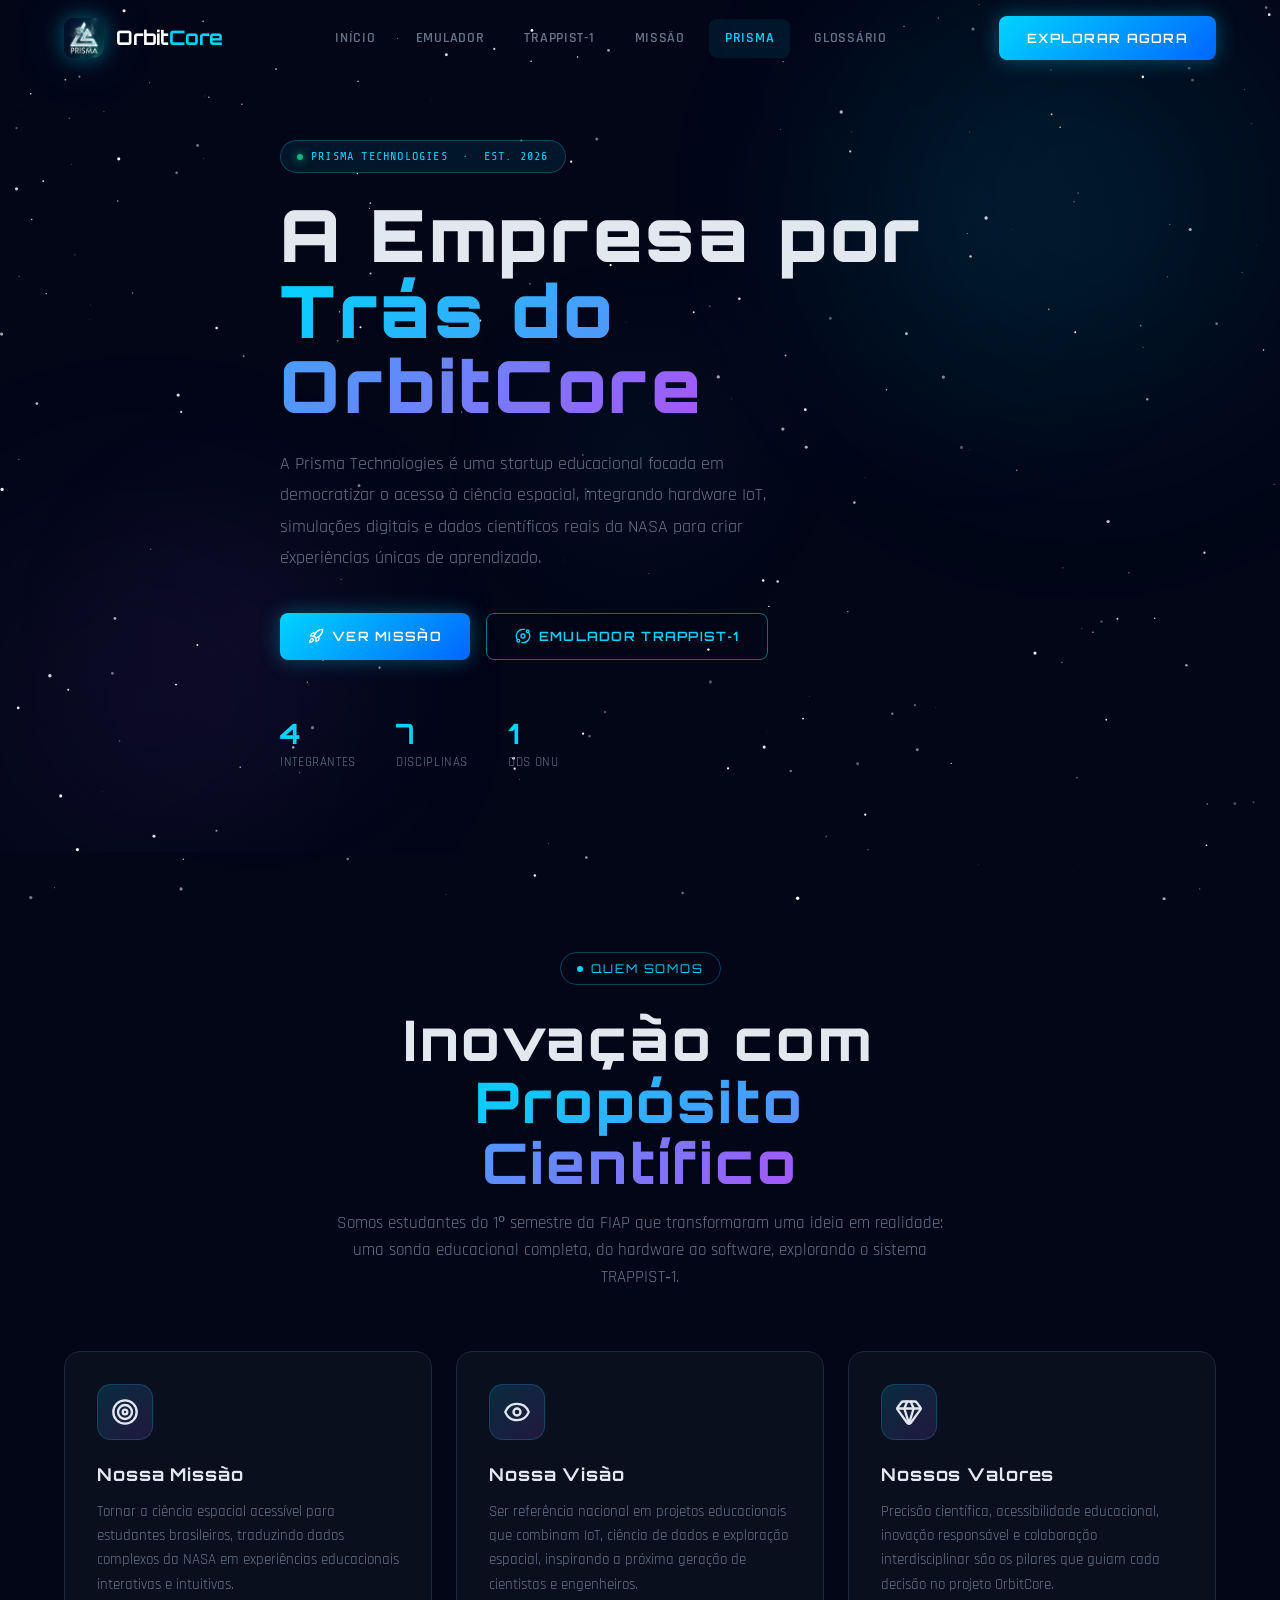
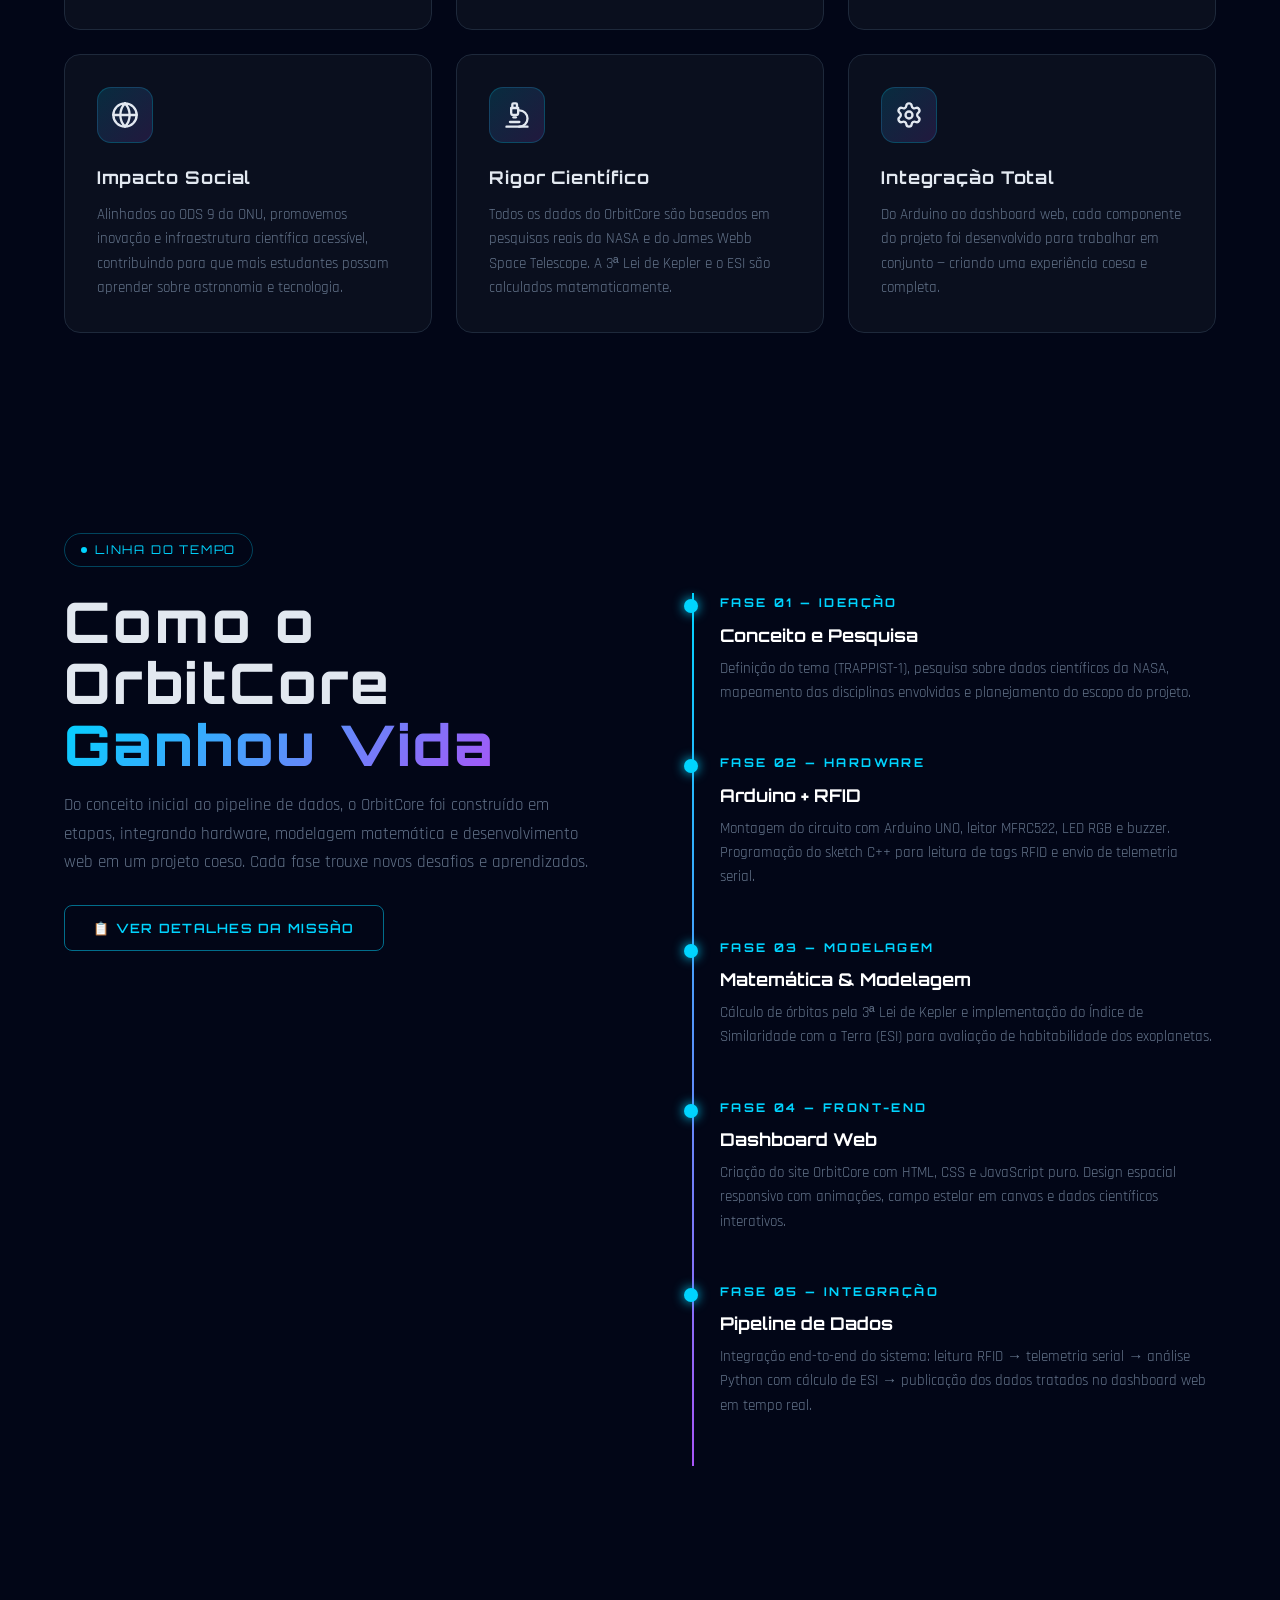
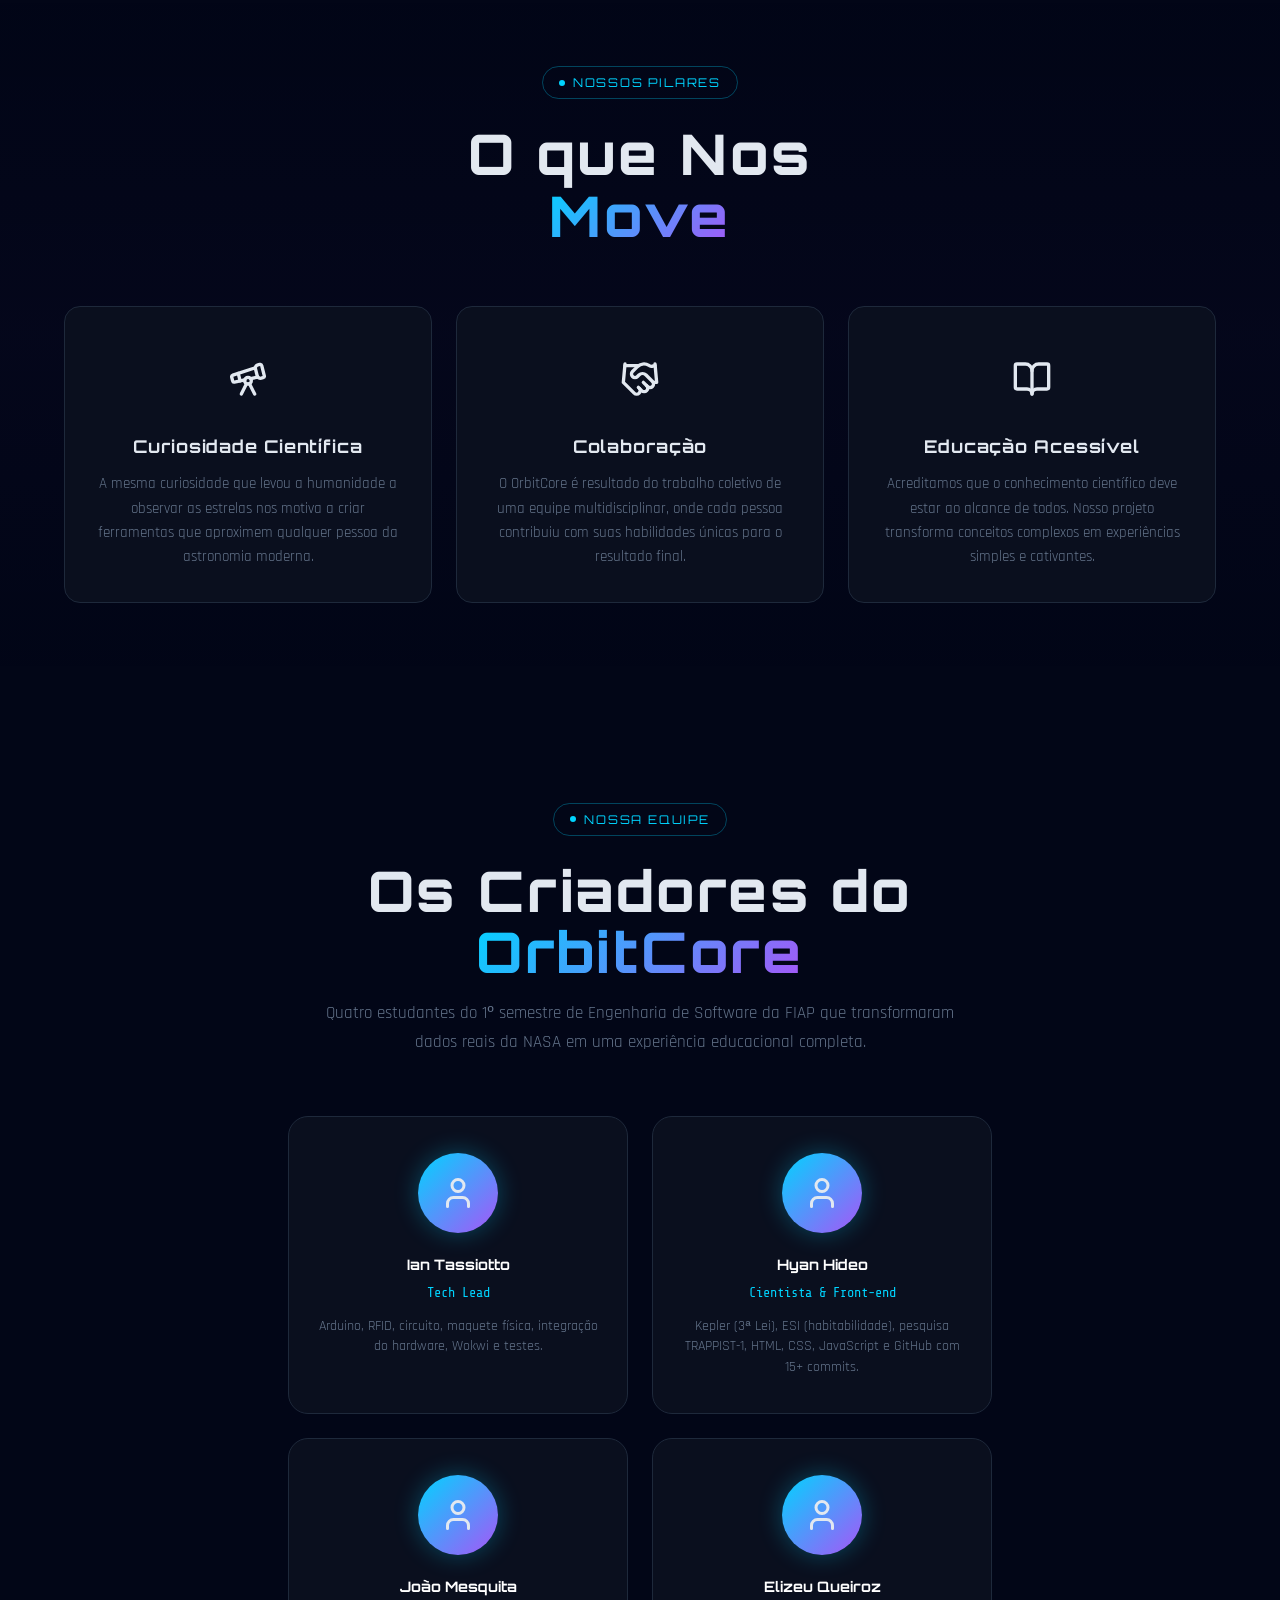
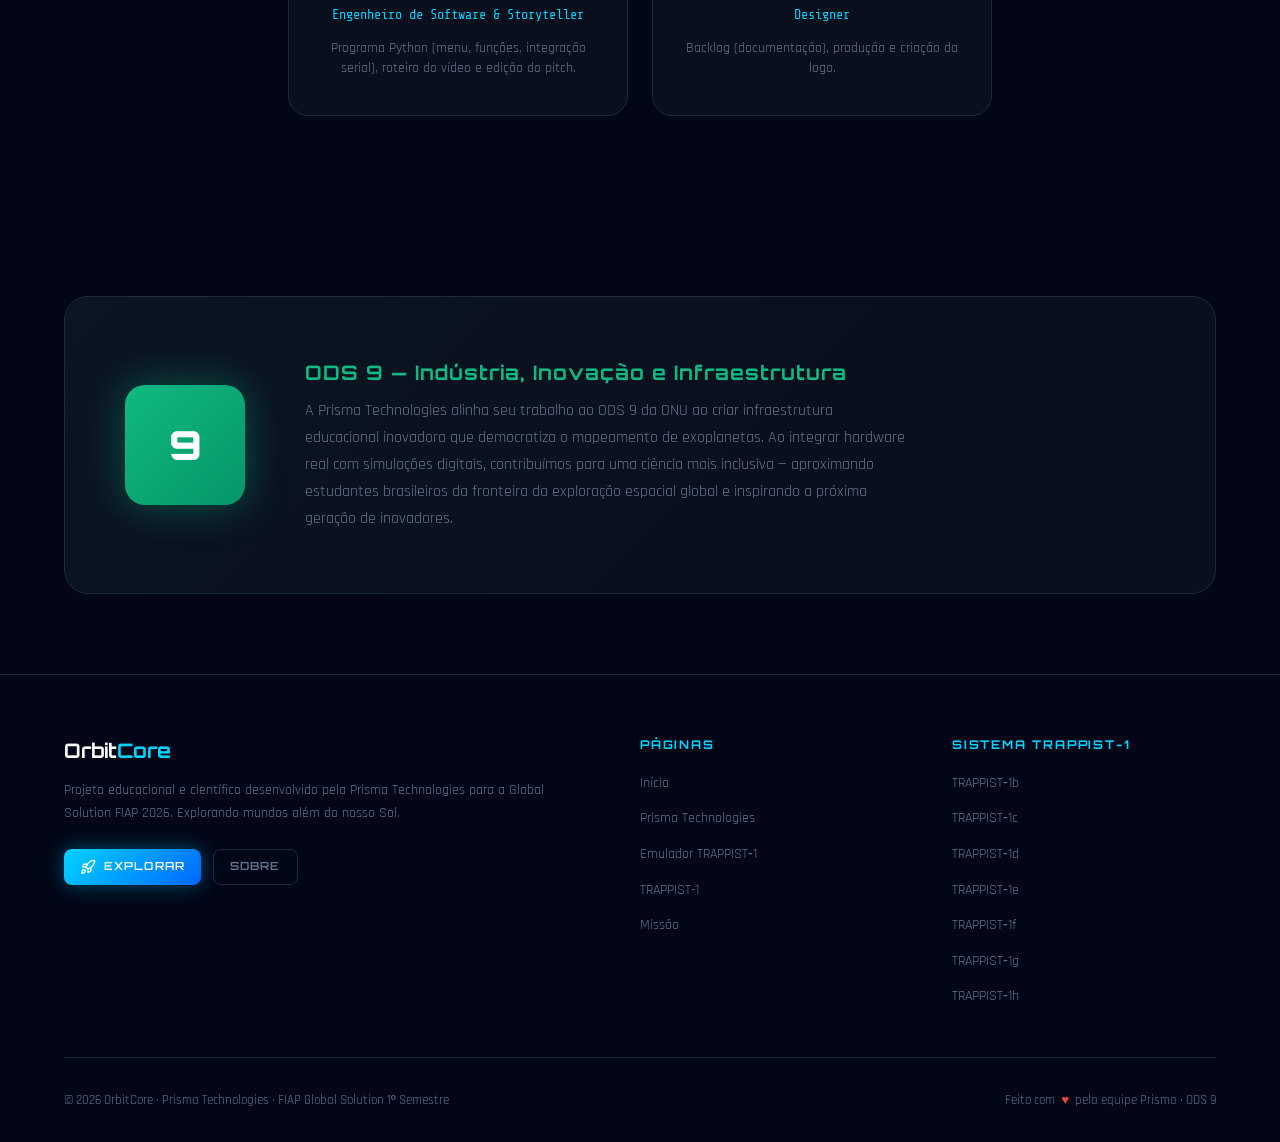
<file: src/pages/prisma.html>
<!DOCTYPE html>
<html lang="pt-br">
<head>
  <meta charset="UTF-8" />
  <meta name="viewport" content="width=device-width, initial-scale=1.0" />
  <link rel="icon" href="../assets/favicon.svg" type="image/svg+xml" />
  <meta name="description" content="Prisma Technologies — Empresa criadora do OrbitCore. Conheça nossa história, valores e missão de democratizar a ciência espacial." />
  <title>Prisma Technologies | OrbitCore</title>

  <!-- Fonts -->
  <link rel="preconnect" href="https://fonts.googleapis.com" />
  <link rel="preconnect" href="https://fonts.gstatic.com" crossorigin />
  <link href="https://fonts.googleapis.com/css2?family=Orbitron:wght@400;500;600;700;800;900&family=Rajdhani:wght@300;400;500;600;700&family=Share+Tech+Mono&display=swap" rel="stylesheet" />

  <!-- Styles -->
  <link rel="stylesheet" href="../css/estilo.css" />
</head>
<body>

  <canvas id="starfield"></canvas>

  <!-- NAVIGATION -->
  <nav class="navbar" id="navbar">
    <div class="container">
      <div class="nav-inner">
        <a href="../../index.html" class="nav-logo">
          <div class="nav-logo-icon"><img src="../assets/prisma_logo_cosmica.jpeg" alt="Prisma Logo" /></div>
          <span class="nav-logo-text">Orbit<span>Core</span></span>
        </a>

        <ul class="nav-links">
          <li><a href="../../index.html">Início</a></li>
          <li><a href="emulador.html">Emulador</a></li>
          <li><a href="trappist-1.html">TRAPPIST-1</a></li>
          <li><a href="missao.html">Missão</a></li>
          <li><a href="prisma.html" class="active">Prisma</a></li>
          <li><a href="glossario.html">Glossário</a></li>
        </ul>

        <div class="nav-cta">
          <a href="emulador.html" class="btn btn-primary">Explorar Agora</a>
        </div>

        <button class="hamburger" id="hamburger" aria-label="Menu">
          <span></span><span></span><span></span>
        </button>
      </div>

      <div class="mobile-menu" id="mobile-menu">
        <a href="../../index.html">Início</a>
        <a href="emulador.html">Emulador</a>
        <a href="trappist-1.html">TRAPPIST-1</a>
        <a href="missao.html">Missão</a>
        <a href="prisma.html">Prisma Technologies</a>
        <a href="glossario.html">Glossário</a>
      </div>
    </div>
  </nav>
  <main>

  <!-- ═══════════════════════════════════════════
       PAGE HERO
  ═══════════════════════════════════════════ -->
  <section class="page-hero">
    <div class="hero-bg-orb hero-bg-orb-1"></div>
    <div class="hero-bg-orb hero-bg-orb-2"></div>

    <div class="container">
      <div class="page-hero-content">
        <div class="hero-badge">
          <span class="hero-badge-dot"></span>
          PRISMA TECHNOLOGIES &nbsp;·&nbsp; EST. 2026
        </div>

        <h1 class="hero-title">
          A Empresa por<br />
          <span class="gradient-text">Trás do OrbitCore</span>
        </h1>

        <p class="hero-subtitle">
          A Prisma Technologies é uma startup educacional focada em democratizar o acesso à ciência espacial, integrando hardware IoT, simulações digitais e dados científicos reais da NASA para criar experiências únicas de aprendizado.
        </p>

        <div class="hero-actions">
          <a href="missao.html" class="btn btn-primary">
            <svg class="icon" width="16" height="16" viewBox="0 0 24 24" aria-hidden="true" fill="none" stroke="currentColor" stroke-width="2" stroke-linecap="round" stroke-linejoin="round">
              <path d="M12 15v5s3.03-.55 4-2c1.08-1.62 0-5 0-5"/>
              <path d="M4.5 16.5c-1.5 1.26-2 5-2 5s3.74-.5 5-2c.71-.84.7-2.13-.09-2.91a2.18 2.18 0 0 0-2.91-.09"/>
              <path d="M9 12a22 22 0 0 1 2-3.95A12.88 12.88 0 0 1 22 2c0 2.72-.78 7.5-6 11a22.4 22.4 0 0 1-4 2z"/>
              <path d="M9 12H4s.55-3.03 2-4c1.62-1.08 5 .05 5 .05"/>
            </svg> Ver Missão</a>
          <a href="emulador.html" class="btn btn-secondary">
            <svg class="icon" width="16" height="16" viewBox="0 0 24 24" aria-hidden="true" fill="none" stroke="currentColor" stroke-width="2" stroke-linecap="round" stroke-linejoin="round">
              <path d="M20.341 6.484A10 10 0 0 1 10.266 21.85"/>
              <path d="M3.659 17.516A10 10 0 0 1 13.74 2.152"/>
              <circle cx="12" cy="12" r="3"/>
              <circle cx="19" cy="5" r="2"/>
              <circle cx="5" cy="19" r="2"/>
            </svg> Emulador TRAPPIST‑1</a>
        </div>

        <div class="hero-stats">
          <div class="hero-stat">
            <div class="hero-stat-value">4</div>
            <div class="hero-stat-label">Integrantes</div>
          </div>
          <div class="hero-stat">
            <div class="hero-stat-value">7</div>
            <div class="hero-stat-label">Disciplinas</div>
          </div>
          <div class="hero-stat">
            <div class="hero-stat-value">1</div>
            <div class="hero-stat-label">ODS ONU</div>
          </div>
        </div>
      </div>
    </div>
  </section>

  <!-- ═══════════════════════════════════════════
       SOBRE A EMPRESA
  ═══════════════════════════════════════════ -->
  <section class="features">
    <div class="container">
      <div class="features-header">
        <div class="section-badge">Quem Somos</div>
        <h2 class="section-title">
          Inovação com<br />
          <span class="gradient-text">Propósito Científico</span>
        </h2>
        <p>
          Somos estudantes do 1º semestre da FIAP que transformaram uma ideia em realidade: uma sonda educacional completa, do hardware ao software, explorando o sistema TRAPPIST‑1.
        </p>
      </div>

      <div class="features-grid">
        <div class="card reveal">
          <div class="card-icon"><svg class="icon" width="28" height="28" viewBox="0 0 24 24" aria-hidden="true" fill="none" stroke="currentColor" stroke-width="2" stroke-linecap="round" stroke-linejoin="round"><circle cx="12" cy="12" r="10"/><circle cx="12" cy="12" r="6"/><circle cx="12" cy="12" r="2"/></svg></div>
          <h3>Nossa Missão</h3>
          <p>
            Tornar a ciência espacial acessível para estudantes brasileiros, traduzindo dados complexos da NASA em experiências educacionais interativas e intuitivas.
          </p>
        </div>

        <div class="card reveal reveal-delay-1">
          <div class="card-icon"><svg class="icon" width="28" height="28" viewBox="0 0 24 24" aria-hidden="true" fill="none" stroke="currentColor" stroke-width="2" stroke-linecap="round" stroke-linejoin="round"><path d="M2.062 12.348a1 1 0 0 1 0-.696 10.75 10.75 0 0 1 19.876 0 1 1 0 0 1 0 .696 10.75 10.75 0 0 1-19.876 0"/><circle cx="12" cy="12" r="3"/></svg></div>
          <h3>Nossa Visão</h3>
          <p>
            Ser referência nacional em projetos educacionais que combinam IoT, ciência de dados e exploração espacial, inspirando a próxima geração de cientistas e engenheiros.
          </p>
        </div>

        <div class="card reveal reveal-delay-2">
          <div class="card-icon"><svg class="icon" width="28" height="28" viewBox="0 0 24 24" aria-hidden="true" fill="none" stroke="currentColor" stroke-width="2" stroke-linecap="round" stroke-linejoin="round"><path d="M10.5 3 8 9l4 13 4-13-2.5-6"/><path d="M17 3a2 2 0 0 1 1.6.8l3 4a2 2 0 0 1 .013 2.382l-7.99 10.986a2 2 0 0 1-3.247 0l-7.99-10.986A2 2 0 0 1 2.4 7.8l2.998-3.997A2 2 0 0 1 7 3z"/><path d="M2 9h20"/></svg></div>
          <h3>Nossos Valores</h3>
          <p>
            Precisão científica, acessibilidade educacional, inovação responsável e colaboração interdisciplinar são os pilares que guiam cada decisão no projeto OrbitCore.
          </p>
        </div>

        <div class="card reveal reveal-delay-1">
          <div class="card-icon"><svg class="icon" width="28" height="28" viewBox="0 0 24 24" aria-hidden="true" fill="none" stroke="currentColor" stroke-width="2" stroke-linecap="round" stroke-linejoin="round"><circle cx="12" cy="12" r="10"/><path d="M12 2a14.5 14.5 0 0 0 0 20 14.5 14.5 0 0 0 0-20"/><path d="M2 12h20"/></svg></div>
          <h3>Impacto Social</h3>
          <p>
            Alinhados ao ODS 9 da ONU, promovemos inovação e infraestrutura científica acessível, contribuindo para que mais estudantes possam aprender sobre astronomia e tecnologia.
          </p>
        </div>

        <div class="card reveal reveal-delay-2">
          <div class="card-icon"><svg class="icon" width="28" height="28" viewBox="0 0 24 24" aria-hidden="true" fill="none" stroke="currentColor" stroke-width="2" stroke-linecap="round" stroke-linejoin="round"><path d="M6 18h8"/><path d="M3 22h18"/><path d="M14 22a7 7 0 1 0 0-14h-1"/><path d="M9 14h2"/><path d="M9 12a2 2 0 0 1-2-2V6h6v4a2 2 0 0 1-2 2Z"/><path d="M12 6V3a1 1 0 0 0-1-1H9a1 1 0 0 0-1 1v3"/></svg></div>
          <h3>Rigor Científico</h3>
          <p>
            Todos os dados do OrbitCore são baseados em pesquisas reais da NASA e do James Webb Space Telescope. A 3ª Lei de Kepler e o ESI são calculados matematicamente.
          </p>
        </div>

        <div class="card reveal reveal-delay-3">
          <div class="card-icon"><svg class="icon" width="28" height="28" viewBox="0 0 24 24" aria-hidden="true" fill="none" stroke="currentColor" stroke-width="2" stroke-linecap="round" stroke-linejoin="round"><path d="M9.671 4.136a2.34 2.34 0 0 1 4.659 0 2.34 2.34 0 0 0 3.319 1.915 2.34 2.34 0 0 1 2.33 4.033 2.34 2.34 0 0 0 0 3.831 2.34 2.34 0 0 1-2.33 4.033 2.34 2.34 0 0 0-3.319 1.915 2.34 2.34 0 0 1-4.659 0 2.34 2.34 0 0 0-3.32-1.915 2.34 2.34 0 0 1-2.33-4.033 2.34 2.34 0 0 0 0-3.831A2.34 2.34 0 0 1 6.35 6.051a2.34 2.34 0 0 0 3.319-1.915"/><circle cx="12" cy="12" r="3"/></svg></div>
          <h3>Integração Total</h3>
          <p>
            Do Arduino ao dashboard web, cada componente do projeto foi desenvolvido para trabalhar em conjunto — criando uma experiência coesa e completa.
          </p>
        </div>
      </div>
    </div>
  </section>

  <!-- ═══════════════════════════════════════════
       TIMELINE
  ═══════════════════════════════════════════ -->
  <section class="timeline">
    <div class="container">
      <div class="timeline-inner">

        <!-- Text -->
        <div>
          <div class="section-badge">Linha do Tempo</div>
          <h2 class="section-title">
            Como o OrbitCore<br />
            <span class="gradient-text">Ganhou Vida</span>
          </h2>
          <p class="timeline-text-desc">
            Do conceito inicial ao pipeline de dados, o OrbitCore foi construído em etapas, integrando hardware, modelagem matemática e desenvolvimento web em um projeto coeso. Cada fase trouxe novos desafios e aprendizados.
          </p>
          <a href="missao.html" class="btn btn-secondary">📋 Ver Detalhes da Missão</a>
        </div>

        <!-- Timeline -->
        <div class="timeline-list reveal">
          <div class="timeline-item">
            <div class="timeline-year">Fase 01 — Ideação</div>
            <div class="timeline-title">Conceito e Pesquisa</div>
            <p class="timeline-desc">Definição do tema (TRAPPIST-1), pesquisa sobre dados científicos da NASA, mapeamento das disciplinas envolvidas e planejamento do escopo do projeto.</p>
          </div>

          <div class="timeline-item">
            <div class="timeline-year">Fase 02 — Hardware</div>
            <div class="timeline-title">Arduino + RFID</div>
            <p class="timeline-desc">Montagem do circuito com Arduino UNO, leitor MFRC522, LED RGB e buzzer. Programação do sketch C++ para leitura de tags RFID e envio de telemetria serial.</p>
          </div>

          <div class="timeline-item">
            <div class="timeline-year">Fase 03 — Modelagem</div>
            <div class="timeline-title">Matemática & Modelagem</div>
            <p class="timeline-desc">Cálculo de órbitas pela 3ª Lei de Kepler e implementação do Índice de Similaridade com a Terra (ESI) para avaliação de habitabilidade dos exoplanetas.</p>
          </div>

          <div class="timeline-item">
            <div class="timeline-year">Fase 04 — Front-End</div>
            <div class="timeline-title">Dashboard Web</div>
            <p class="timeline-desc">Criação do site OrbitCore com HTML, CSS e JavaScript puro. Design espacial responsivo com animações, campo estelar em canvas e dados científicos interativos.</p>
          </div>

          <div class="timeline-item">
            <div class="timeline-year">Fase 05 — Integração</div>
            <div class="timeline-title">Pipeline de Dados</div>
            <p class="timeline-desc">Integração end-to-end do sistema: leitura RFID → telemetria serial → análise Python com cálculo de ESI → publicação dos dados tratados no dashboard web em tempo real.</p>
          </div>
        </div>

      </div>
    </div>
  </section>

  <!-- ═══════════════════════════════════════════
       VALORES
  ═══════════════════════════════════════════ -->
  <section class="values">
    <div class="container">
      <div class="section-header">
        <div class="section-badge">Nossos Pilares</div>
        <h2 class="section-title">
          O que Nos<br />
          <span class="gradient-text">Move</span>
        </h2>
      </div>

      <div class="values-grid">
        <div class="card reveal">
          <div class="value-icon"><svg class="icon" width="40" height="40" viewBox="0 0 24 24" aria-hidden="true" fill="none" stroke="currentColor" stroke-width="2" stroke-linecap="round" stroke-linejoin="round"><path d="m10.065 12.493-6.18 1.318a.934.934 0 0 1-1.108-.702l-.537-2.15a1.07 1.07 0 0 1 .691-1.265l13.504-4.44"/><path d="m13.56 11.747 4.332-.924"/><path d="m16 21-3.105-6.21"/><path d="M16.485 5.94a2 2 0 0 1 1.455-2.425l1.09-.272a1 1 0 0 1 1.212.727l1.515 6.06a1 1 0 0 1-.727 1.213l-1.09.272a2 2 0 0 1-2.425-1.455z"/><path d="m6.158 8.633 1.114 4.456"/><path d="m8 21 3.105-6.21"/><circle cx="12" cy="13" r="2"/></svg></div>
          <h3 class="value-title">Curiosidade Científica</h3>
          <p class="value-desc">A mesma curiosidade que levou a humanidade a observar as estrelas nos motiva a criar ferramentas que aproximem qualquer pessoa da astronomia moderna.</p>
        </div>

        <div class="card reveal reveal-delay-1">
          <div class="value-icon"><svg class="icon" width="40" height="40" viewBox="0 0 24 24" aria-hidden="true" fill="none" stroke="currentColor" stroke-width="2" stroke-linecap="round" stroke-linejoin="round"><path d="m11 17 2 2a1 1 0 1 0 3-3"/><path d="m14 14 2.5 2.5a1 1 0 1 0 3-3l-3.88-3.88a3 3 0 0 0-4.24 0l-.88.88a1 1 0 1 1-3-3l2.81-2.81a5.79 5.79 0 0 1 7.06-.87l.47.28a2 2 0 0 0 1.42.25L21 4"/><path d="m21 3 1 11h-2"/><path d="M3 3 2 14l6.5 6.5a1 1 0 1 0 3-3"/><path d="M3 4h8"/></svg></div>
          <h3 class="value-title">Colaboração</h3>
          <p class="value-desc">O OrbitCore é resultado do trabalho coletivo de uma equipe multidisciplinar, onde cada pessoa contribuiu com suas habilidades únicas para o resultado final.</p>
        </div>

        <div class="card reveal reveal-delay-2">
          <div class="value-icon"><svg class="icon" width="40" height="40" viewBox="0 0 24 24" aria-hidden="true" fill="none" stroke="currentColor" stroke-width="2" stroke-linecap="round" stroke-linejoin="round"><path d="M12 7v14"/><path d="M3 18a1 1 0 0 1-1-1V4a1 1 0 0 1 1-1h5a4 4 0 0 1 4 4 4 4 0 0 1 4-4h5a1 1 0 0 1 1 1v13a1 1 0 0 1-1 1h-6a3 3 0 0 0-3 3 3 3 0 0 0-3-3z"/></svg></div>
          <h3 class="value-title">Educação Acessível</h3>
          <p class="value-desc">Acreditamos que o conhecimento científico deve estar ao alcance de todos. Nosso projeto transforma conceitos complexos em experiências simples e cativantes.</p>
        </div>
      </div>
    </div>
  </section>

  <!-- ═══════════════════════════════════════════
       EQUIPE
  ═══════════════════════════════════════════ -->
  <section class="team">
    <div class="container">
      <div class="section-header">
        <div class="section-badge">Nossa Equipe</div>
        <h2 class="section-title">
          Os Criadores do<br />
          <span class="gradient-text">OrbitCore</span>
        </h2>
        <p>
          Quatro estudantes do 1º semestre de Engenharia de Software da FIAP que transformaram dados reais da NASA em uma experiência educacional completa.
        </p>
      </div>

      <div class="team-grid">

        <div class="team-card reveal">
          <div class="team-avatar">
            <svg class="icon" width="36" height="36" viewBox="0 0 24 24" aria-hidden="true" fill="none" stroke="currentColor" stroke-width="2" stroke-linecap="round" stroke-linejoin="round">
              <path d="M19 21v-2a4 4 0 0 0-4-4H9a4 4 0 0 0-4 4v2"/>
              <circle cx="12" cy="7" r="4"/>
            </svg>
          </div>
          <div class="team-name">Ian Tassiotto</div>
          <div class="team-role">Tech Lead</div>
          <p class="team-desc">Arduino, RFID, circuito, maquete física, integração do hardware, Wokwi e testes.</p>
        </div>

        <div class="team-card reveal reveal-delay-1">
          <div class="team-avatar">
            <svg class="icon" width="36" height="36" viewBox="0 0 24 24" aria-hidden="true" fill="none" stroke="currentColor" stroke-width="2" stroke-linecap="round" stroke-linejoin="round">
              <path d="M19 21v-2a4 4 0 0 0-4-4H9a4 4 0 0 0-4 4v2"/>
              <circle cx="12" cy="7" r="4"/>
            </svg>
          </div>
          <div class="team-name">Hyan Hideo</div>
          <div class="team-role">Cientista & Front-end</div>
          <p class="team-desc">Kepler (3ª Lei), ESI (habitabilidade), pesquisa TRAPPIST-1, HTML, CSS, JavaScript e GitHub com 15+ commits.</p>
        </div>

        <div class="team-card reveal reveal-delay-2">
          <div class="team-avatar"><svg class="icon" width="36" height="36" viewBox="0 0 24 24" aria-hidden="true" fill="none" stroke="currentColor" stroke-width="2" stroke-linecap="round" stroke-linejoin="round"><path d="M19 21v-2a4 4 0 0 0-4-4H9a4 4 0 0 0-4 4v2"/><circle cx="12" cy="7" r="4"/></svg></div>
          <div class="team-name">João Mesquita</div>
          <div class="team-role">Engenheiro de Software & Storyteller</div>
          <p class="team-desc">Programa Python (menu, funções, integração serial), roteiro do vídeo e edição do pitch.</p>
        </div>

        <div class="team-card reveal">
          <div class="team-avatar"><svg class="icon" width="36" height="36" viewBox="0 0 24 24" aria-hidden="true" fill="none" stroke="currentColor" stroke-width="2" stroke-linecap="round" stroke-linejoin="round">
            <path d="M19 21v-2a4 4 0 0 0-4-4H9a4 4 0 0 0-4 4v2"/>
            <circle cx="12" cy="7" r="4"/>
          </svg>
        </div>
          <div class="team-name">Elizeu Queiroz</div>
          <div class="team-role">Designer</div>
          <p class="team-desc">Backlog (documentação), produção e criação da logo.</p>
        </div>
      </div>
    </div>
  </section>

  <!-- ═══════════════════════════════════════════
       ODS SECTION
  ═══════════════════════════════════════════ -->
  <section class="ods">
    <div class="container">
      <div class="ods-inner reveal">
        <div class="ods-badge">9</div>
        <div class="ods-content">
          <div class="ods-title">ODS 9 — Indústria, Inovação e Infraestrutura</div>
          <p class="ods-desc">
            A Prisma Technologies alinha seu trabalho ao ODS 9 da ONU ao criar infraestrutura educacional inovadora que democratiza o mapeamento de exoplanetas. Ao integrar hardware real com simulações digitais, contribuímos para uma ciência mais inclusiva — aproximando estudantes brasileiros da fronteira da exploração espacial global e inspirando a próxima geração de inovadores.
          </p>
        </div>
      </div>
    </div>
  </section>

  </main>

  <!-- ═══════════════════════════════════════════
       FOOTER
  ═══════════════════════════════════════════ -->
  <footer>
    <div class="container">
      <div class="footer-inner">
        <div>
          <div class="footer-logo-text">Orbit<span>Core</span></div>
          <p class="footer-desc">Projeto educacional e científico desenvolvido pela Prisma Technologies para a Global Solution FIAP 2026. Explorando mundos além do nosso Sol.</p>
          <div class="footer-brand-btns">
            <a href="emulador.html" class="btn btn-primary btn-sm"><svg class="icon" width="16" height="16" viewBox="0 0 24 24" aria-hidden="true" fill="none" stroke="currentColor" stroke-width="2" stroke-linecap="round" stroke-linejoin="round"><path d="M12 15v5s3.03-.55 4-2c1.08-1.62 0-5 0-5"/><path d="M4.5 16.5c-1.5 1.26-2 5-2 5s3.74-.5 5-2c.71-.84.7-2.13-.09-2.91a2.18 2.18 0 0 0-2.91-.09"/><path d="M9 12a22 22 0 0 1 2-3.95A12.88 12.88 0 0 1 22 2c0 2.72-.78 7.5-6 11a22.4 22.4 0 0 1-4 2z"/><path d="M9 12H4s.55-3.03 2-4c1.62-1.08 5 .05 5 .05"/></svg> Explorar</a>
            <a href="prisma.html" class="btn btn-ghost btn-sm">Sobre</a>
          </div>
        </div>
        <div>
          <div class="footer-col-title">Páginas</div>
          <ul class="footer-links">
            <li><a href="../../index.html">Início</a></li>
            <li><a href="prisma.html">Prisma Technologies</a></li>
            <li><a href="emulador.html">Emulador TRAPPIST‑1</a></li>
            <li><a href="trappist-1.html">TRAPPIST-1</a></li>
            <li><a href="missao.html">Missão</a></li>
          </ul>
        </div>
        <div>
          <div class="footer-col-title">Sistema TRAPPIST-1</div>
          <ul class="footer-links">
            <li><a href="trappist-1.html#catalogo">TRAPPIST‑1b</a></li>
            <li><a href="trappist-1.html#catalogo">TRAPPIST‑1c</a></li>
            <li><a href="trappist-1.html#catalogo">TRAPPIST‑1d</a></li>
            <li><a href="trappist-1.html#catalogo">TRAPPIST‑1e</a></li>
            <li><a href="trappist-1.html#catalogo">TRAPPIST‑1f</a></li>
            <li><a href="trappist-1.html#catalogo">TRAPPIST‑1g</a></li>
            <li><a href="trappist-1.html#catalogo">TRAPPIST‑1h</a></li>
          </ul>
        </div>
      </div>

      <div class="footer-bottom">
        <span>© 2026 OrbitCore · Prisma Technologies · FIAP Global Solution 1º Semestre</span>
        <span class="footer-credit">Feito com <span class="footer-heart">♥</span> pela equipe Prisma · ODS 9</span>
      </div>
    </div>
  </footer>

  <script src="../js/script.js"></script>
</body>
</html>
</file>
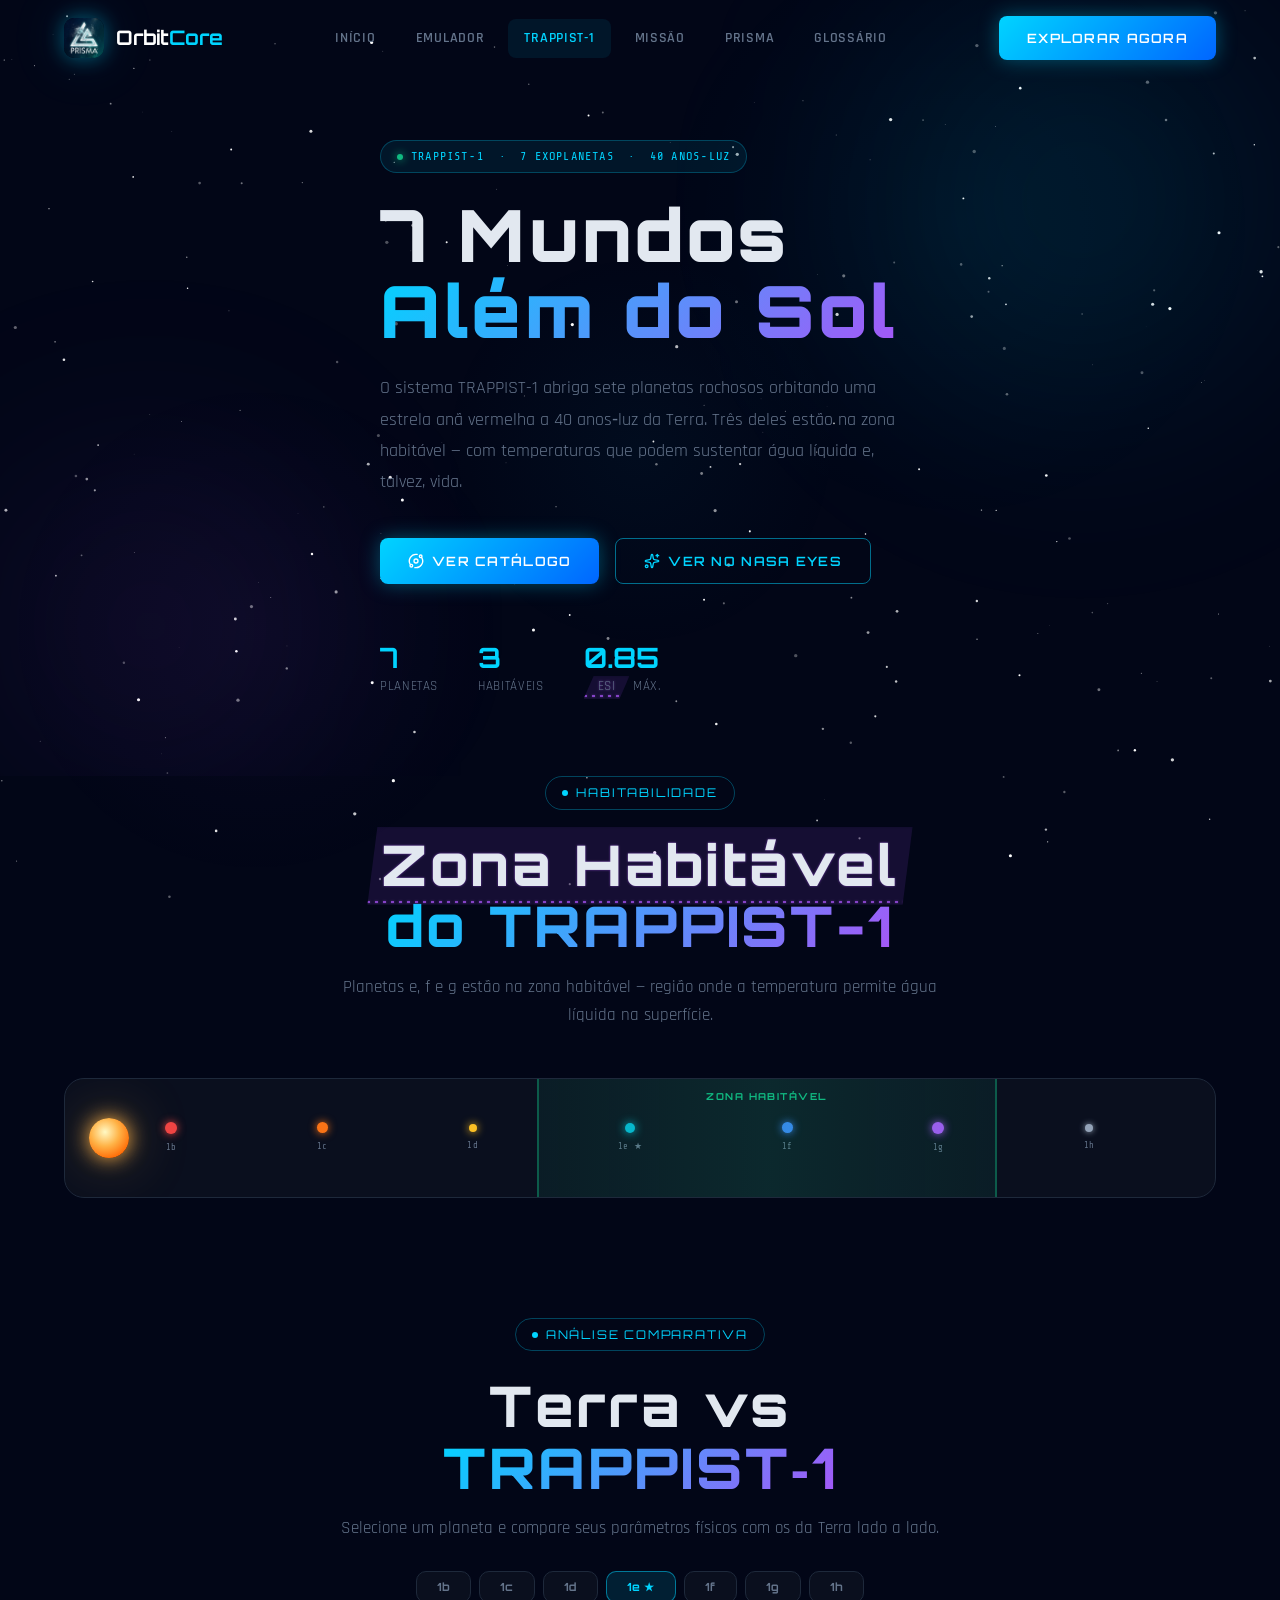
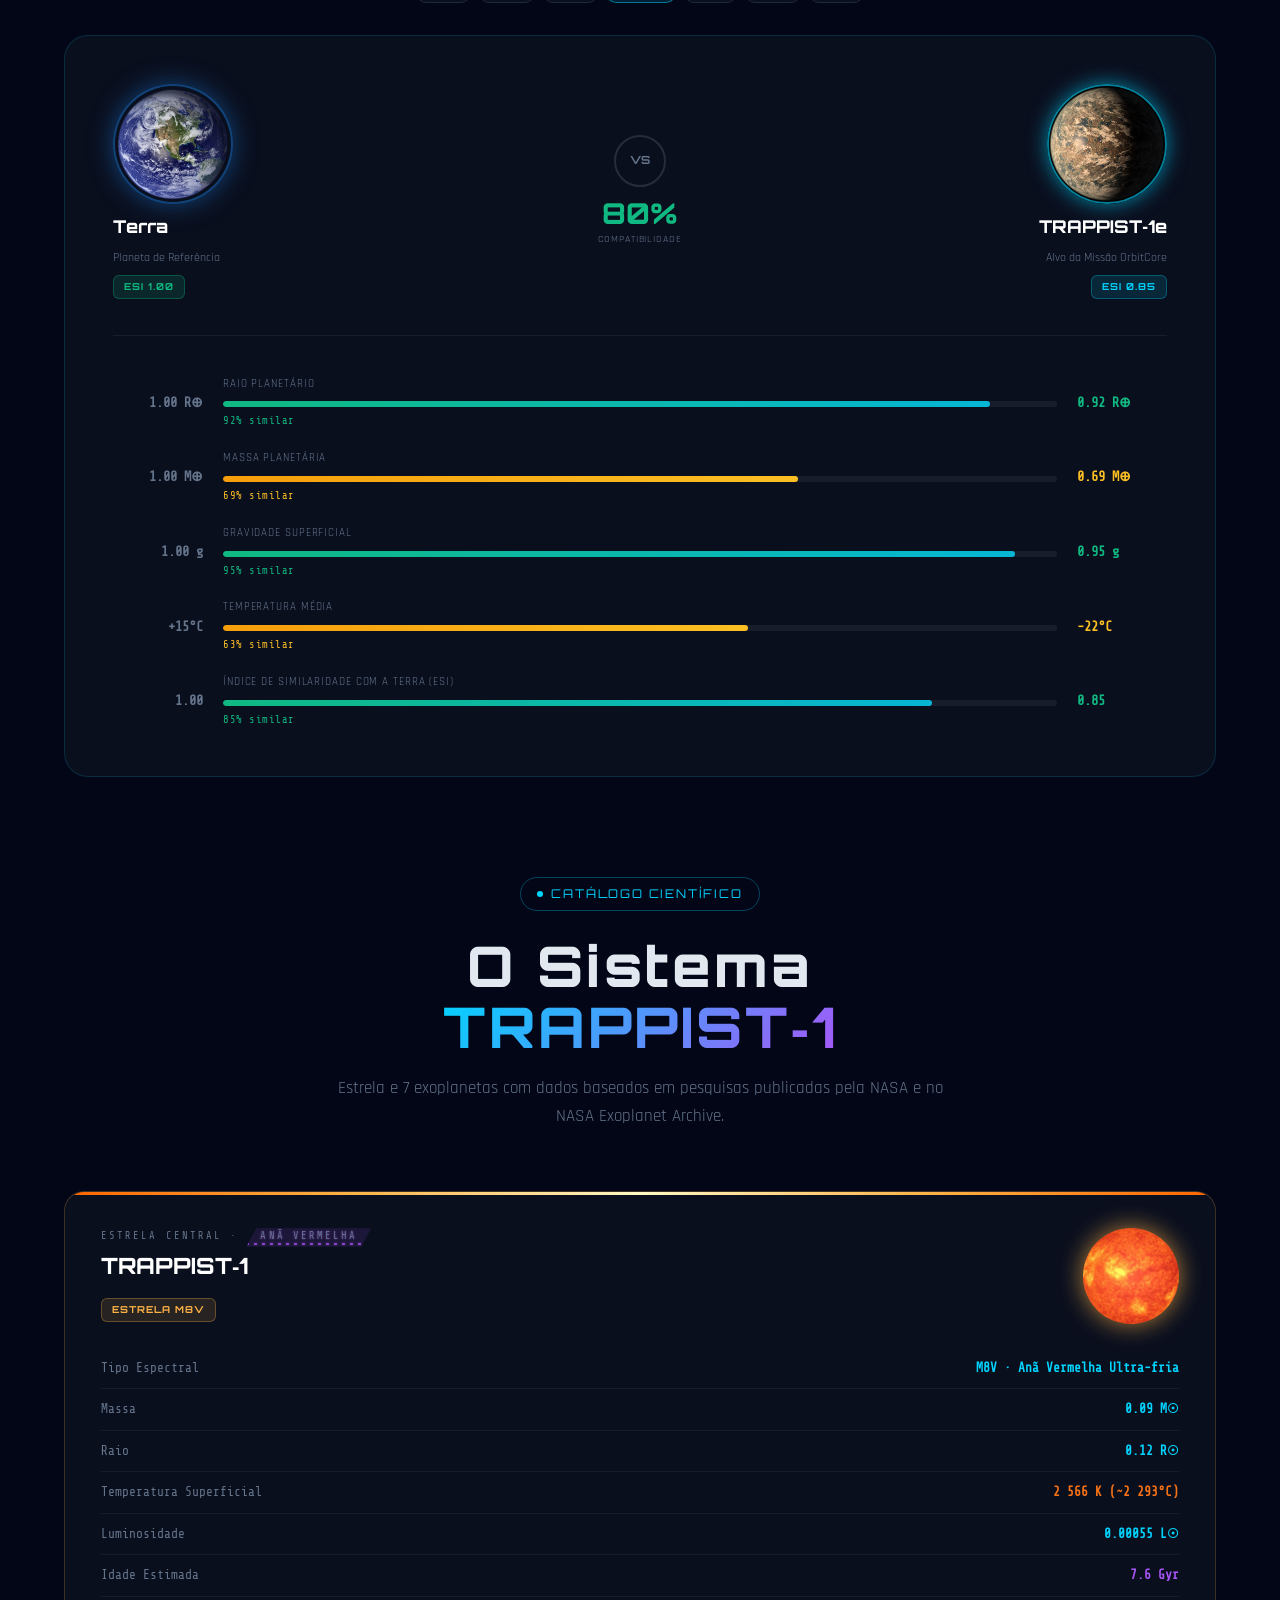
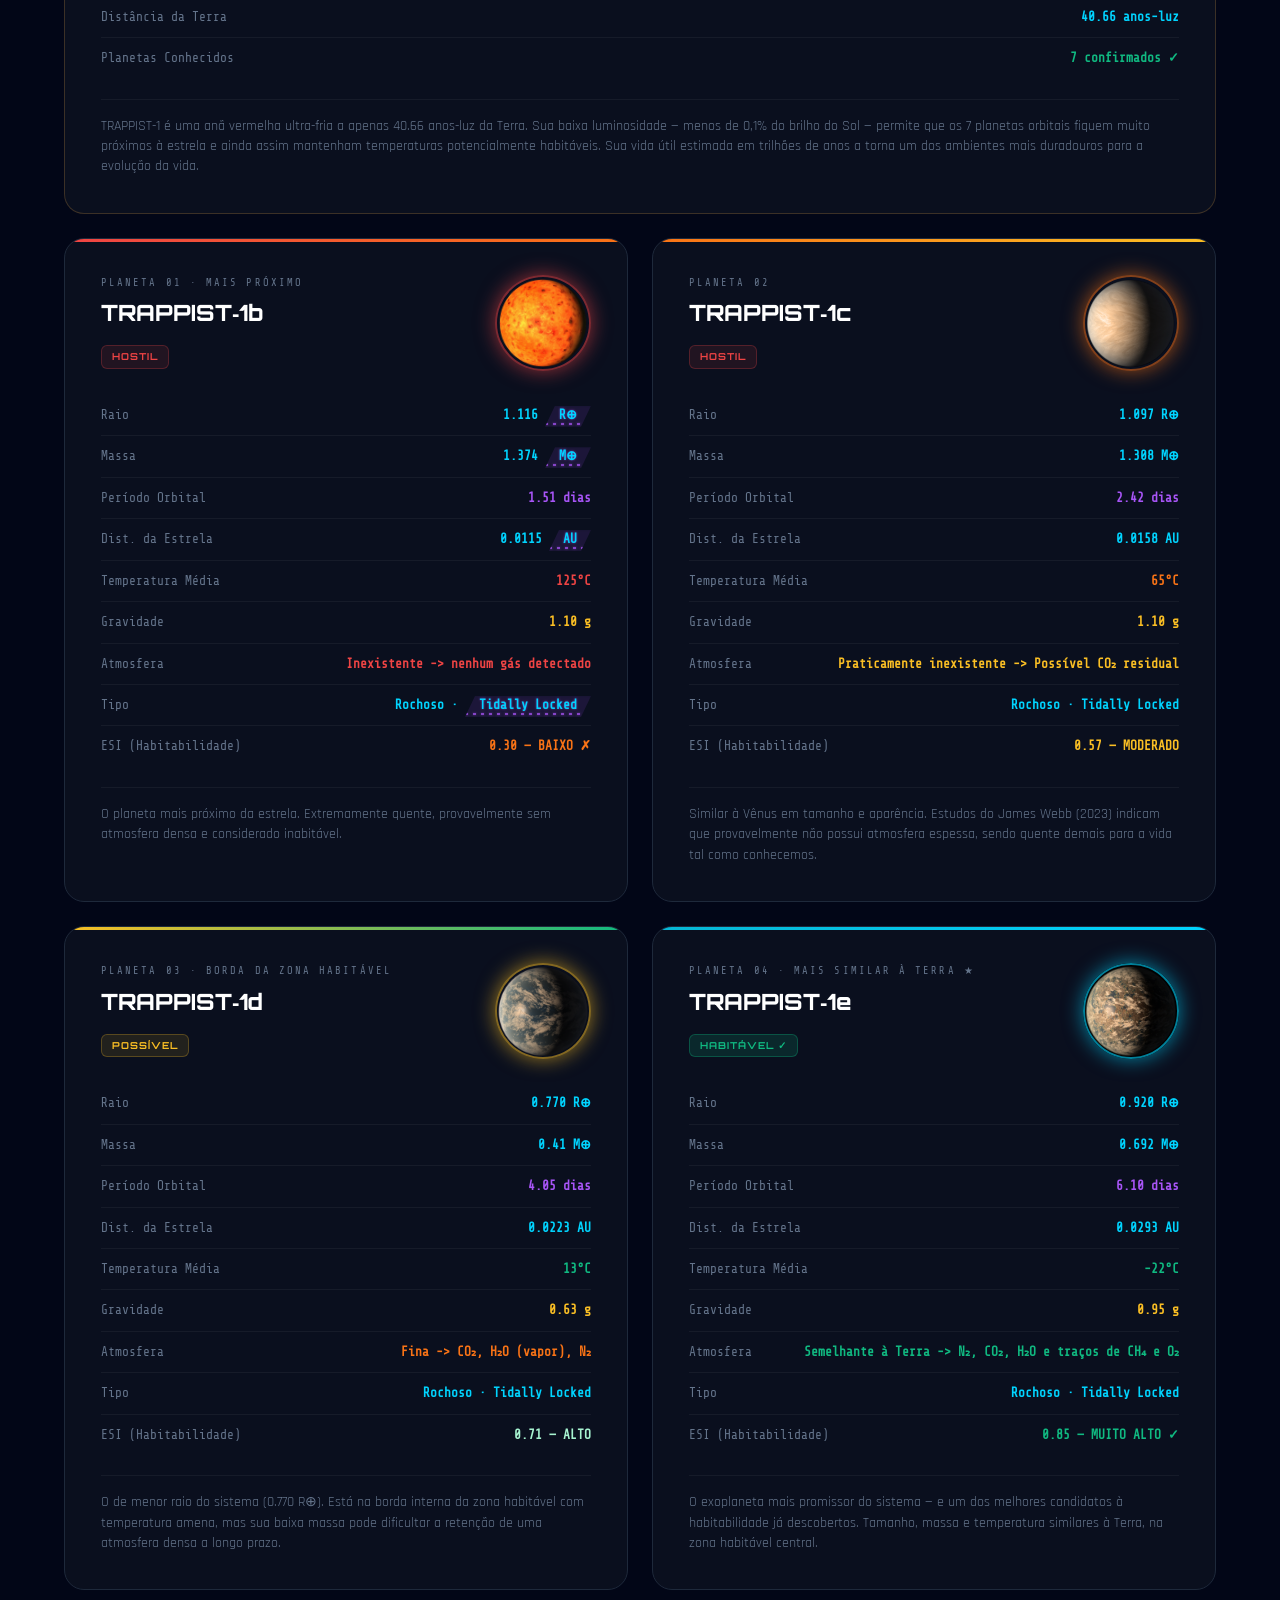
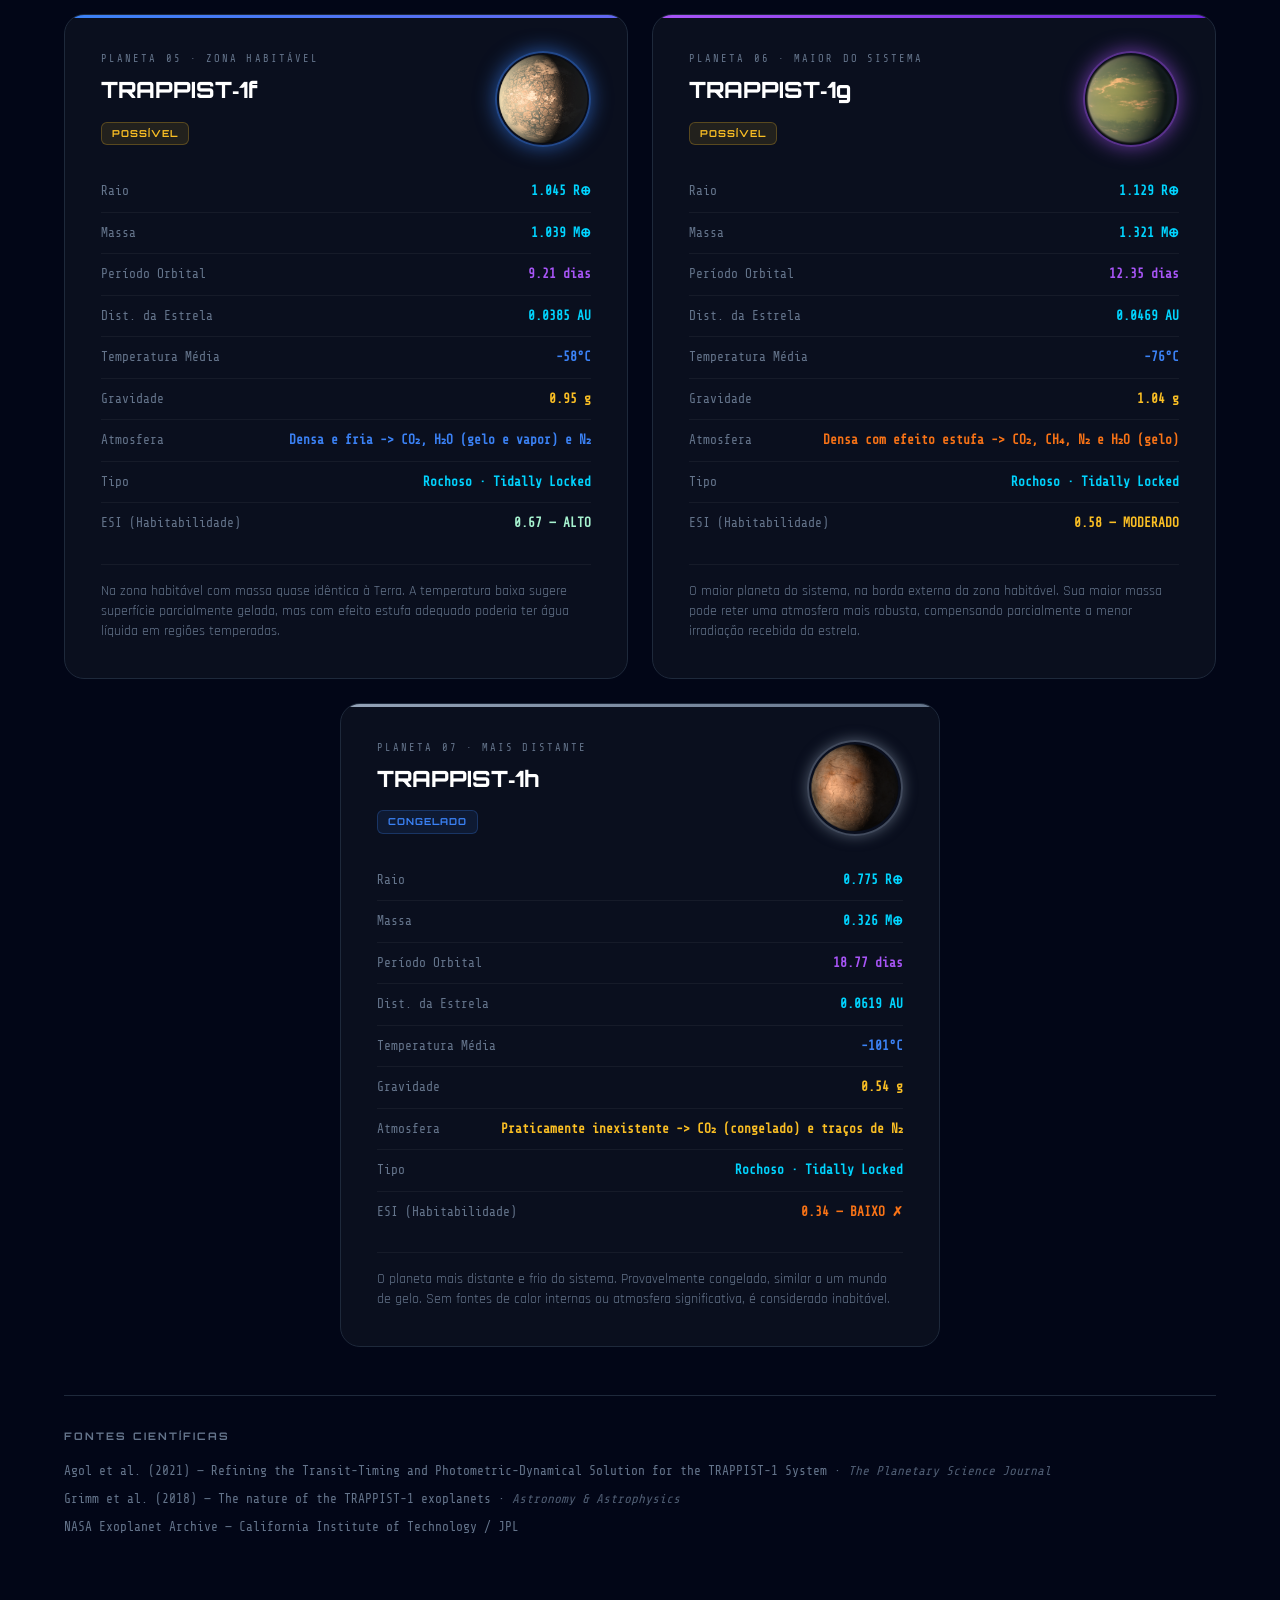
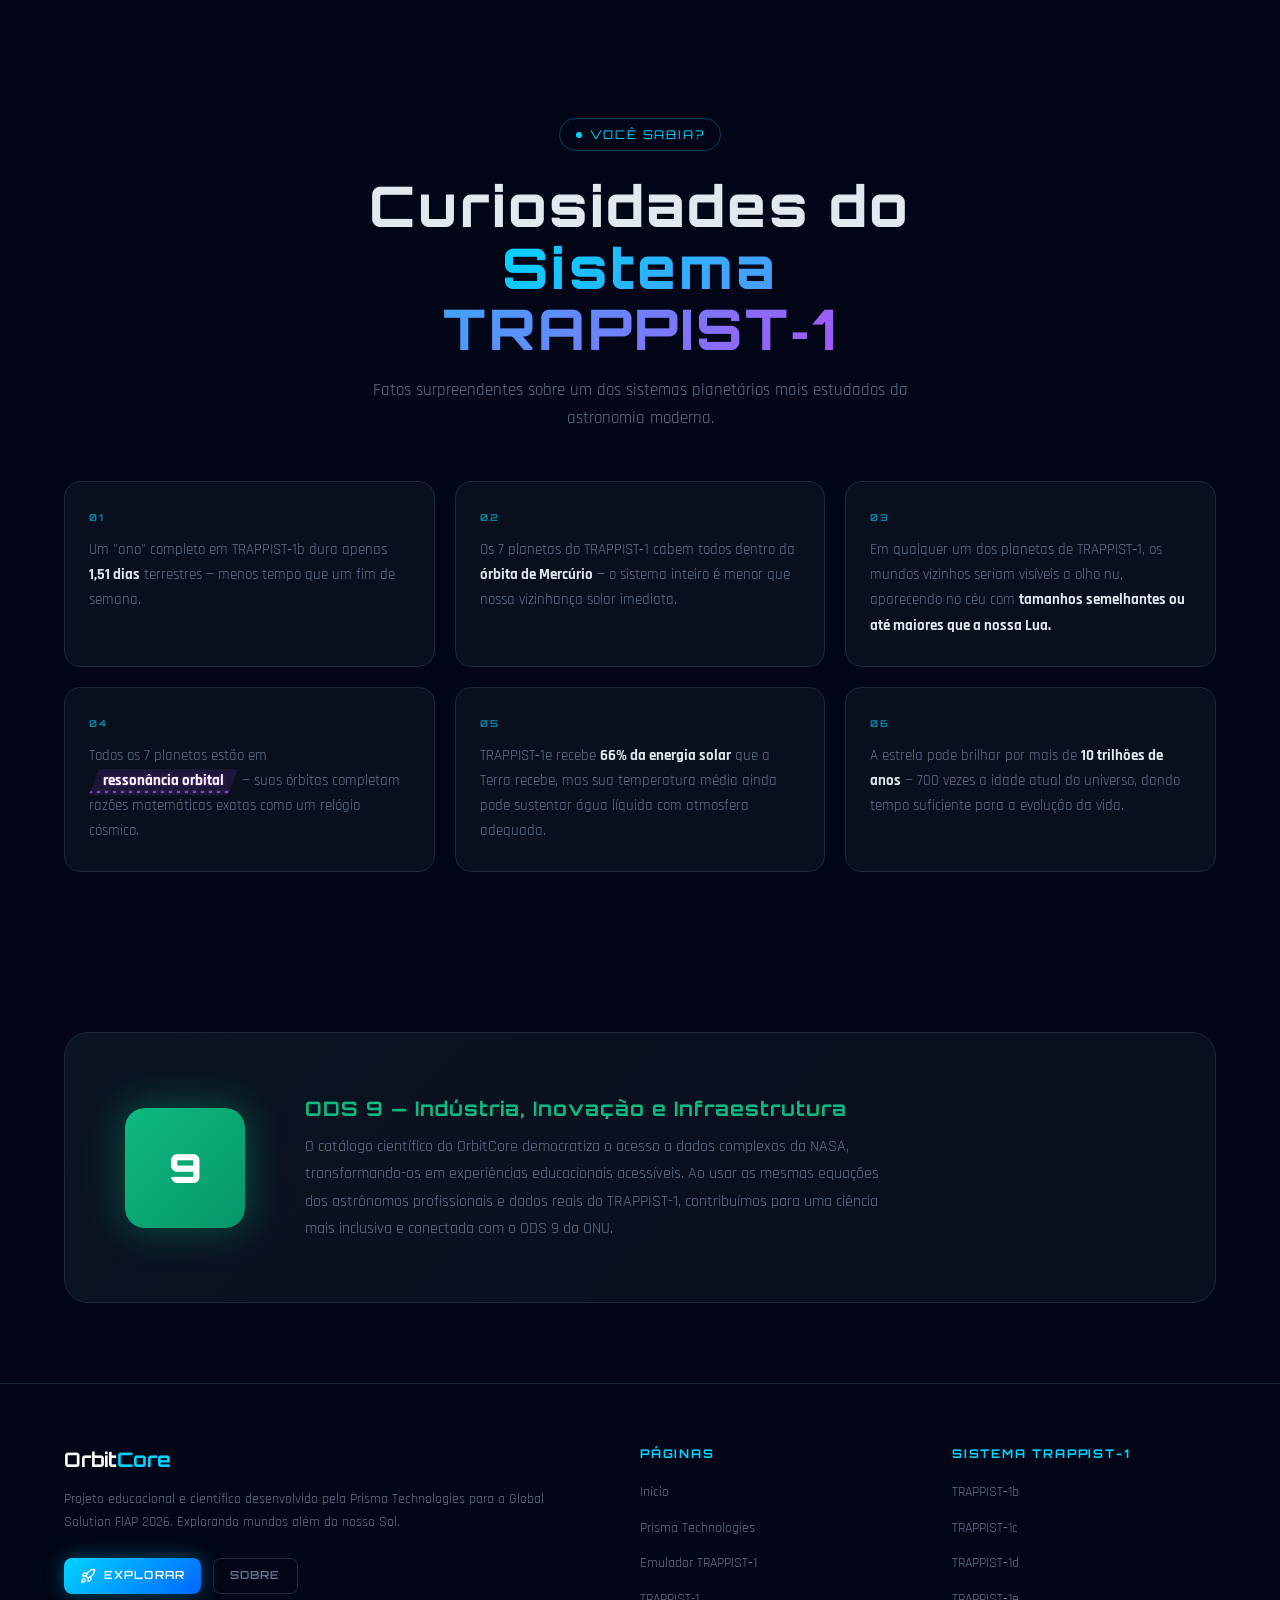
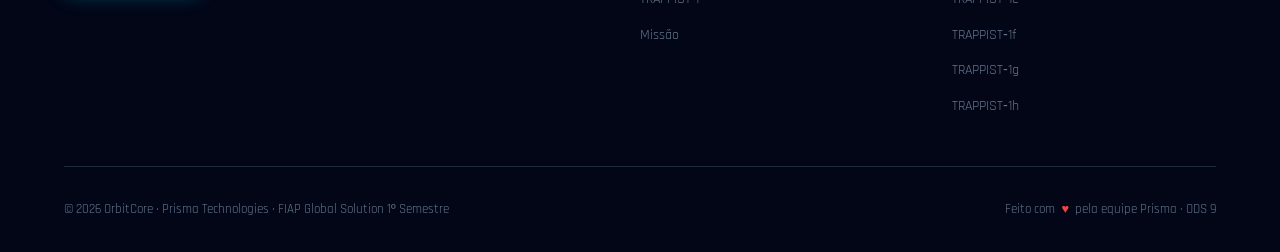
<file: src/pages/trappist-1.html>
<!DOCTYPE html>
<html lang="pt-br">
<head>
  <meta charset="UTF-8" />
  <meta name="viewport" content="width=device-width, initial-scale=1.0" />
  <link rel="icon" href="../assets/favicon.svg" type="image/svg+xml" />
  <meta name="description" content="Sistema TRAPPIST-1 — estrela e 7 exoplanetas com dados científicos, habitabilidade ESI e comparação com a Terra." />
  <title>Sistema TRAPPIST‑1 | OrbitCore</title>

  <link rel="preconnect" href="https://fonts.googleapis.com" />
  <link rel="preconnect" href="https://fonts.gstatic.com" crossorigin />
  <link href="https://fonts.googleapis.com/css2?family=Orbitron:wght@400;500;600;700;800;900&family=Rajdhani:wght@300;400;500;600;700&family=Share+Tech+Mono&display=swap" rel="stylesheet" />
  <link rel="stylesheet" href="../css/estilo.css" />
</head>
<body>

  <canvas id="starfield"></canvas>

  <nav class="navbar" id="navbar">
    <div class="container">
      <div class="nav-inner">
        <a href="../../index.html" class="nav-logo">
          <div class="nav-logo-icon"><img src="../assets/prisma_logo_cosmica.jpeg" alt="Prisma Logo" /></div>
          <span class="nav-logo-text">Orbit<span>Core</span></span>
        </a>
        <ul class="nav-links">
          <li><a href="../../index.html">Início</a></li>
          <li><a href="emulador.html">Emulador</a></li>
          <li><a href="trappist-1.html" class="active">TRAPPIST-1</a></li>
          <li><a href="missao.html">Missão</a></li>
          <li><a href="prisma.html">Prisma</a></li>
          <li><a href="glossario.html">Glossário</a></li>
        </ul>
        <div class="nav-cta">
          <a href="emulador.html" class="btn btn-primary">Explorar Agora</a>
        </div>
        <button class="hamburger" id="hamburger" aria-label="Menu">
          <span></span><span></span><span></span>
        </button>
      </div>
      <div class="mobile-menu" id="mobile-menu">
        <a href="../../index.html">Início</a>
        <a href="emulador.html">Emulador</a>
        <a href="trappist-1.html">TRAPPIST-1</a>
        <a href="missao.html">Missão</a>
        <a href="prisma.html">Prisma Technologies</a>
        <a href="glossario.html">Glossário</a>
      </div>
    </div>
  </nav>
  <main>

  <!-- ═══════════════════════════════════════════
       PAGE HERO
  ═══════════════════════════════════════════ -->
  <section class="page-hero">
    <div class="hero-bg-orb hero-bg-orb-1"></div>
    <div class="hero-bg-orb hero-bg-orb-2"></div>

    <div class="container">
      <div class="page-hero-content">
        <div class="hero-badge">
          <span class="hero-badge-dot"></span>
          TRAPPIST&#8209;1 &nbsp;·&nbsp; 7 EXOPLANETAS &nbsp;·&nbsp; 40 ANOS&#8209;LUZ
        </div>

        <h1 class="hero-title">
          7 Mundos<br>
          <span class="gradient-text">Além do Sol</span>
        </h1>

        <p class="hero-subtitle">
          O sistema TRAPPIST-1 abriga sete planetas rochosos orbitando uma estrela anã vermelha a 
          40 anos‑luz da Terra. Três deles estão na zona habitável — com temperaturas que podem sustentar 
          água líquida e, talvez, vida.
        </p>

        <div class="hero-actions">
          <a href="#catalogo" class="btn btn-primary"><svg class="icon" width="16" height="16" viewBox="0 0 24 24" aria-hidden="true" fill="none" stroke="currentColor" stroke-width="2" stroke-linecap="round" stroke-linejoin="round"><path d="M20.341 6.484A10 10 0 0 1 10.266 21.85"/><path d="M3.659 17.516A10 10 0 0 1 13.74 2.152"/><circle cx="12" cy="12" r="3"/><circle cx="19" cy="5" r="2"/><circle cx="5" cy="19" r="2"/></svg> Ver Catálogo</a>
          <a href="emulador.html" class="btn btn-secondary"><svg class="icon" width="16" height="16" viewBox="0 0 24 24" aria-hidden="true" fill="none" stroke="currentColor" stroke-width="2" stroke-linecap="round" stroke-linejoin="round"><path d="M11.017 2.814a1 1 0 0 1 1.966 0l1.051 5.558a2 2 0 0 0 1.594 1.594l5.558 1.051a1 1 0 0 1 0 1.966l-5.558 1.051a2 2 0 0 0-1.594 1.594l-1.051 5.558a1 1 0 0 1-1.966 0l-1.051-5.558a2 2 0 0 0-1.594-1.594l-5.558-1.051a1 1 0 0 1 0-1.966l5.558-1.051a2 2 0 0 0 1.594-1.594z"/><path d="M20 2v4"/><path d="M22 4h-4"/><circle cx="4" cy="20" r="2"/></svg> Ver no NASA Eyes</a>
        </div>

        <div class="hero-stats">
          <div class="hero-stat">
            <div class="hero-stat-value">7</div>
            <div class="hero-stat-label">Planetas</div>
          </div>
          <div class="hero-stat">
            <div class="hero-stat-value">3</div>
            <div class="hero-stat-label">Habitáveis</div>
          </div>
          <div class="hero-stat">
            <div class="hero-stat-value">0.85</div>
            <div class="hero-stat-label"><a href="glossario.html#esi" class="glossary-link">ESI</a> Máx.</div>
          </div>
        </div>
      </div>
    </div>
  </section>

  <!-- ═══════════════════════════════════════════
       ZONA HABITÁVEL
  ═══════════════════════════════════════════ -->
  <section class="hz-section">
    <div class="container">
      <div class="section-header">
        <div class="section-badge">Habitabilidade</div>
        <h2 class="section-title reveal"><a href="glossario.html#zona-habitavel" class="glossary-link">Zona Habitável</a><br /><span class="gradient-text">do TRAPPIST-1</span></h2>
        <p>Planetas e, f e g estão na zona habitável — região onde a temperatura permite água líquida na superfície.</p>
      </div>

      <div class="hz-visual reveal">
        <div class="hz-zone">
          <div class="hz-zone-label">Zona Habitável</div>
        </div>
        <div class="hz-star"></div>
        <div class="hz-planets">
          <div class="hz-planet">
            <div class="hz-planet-dot hz-dot-b"></div>
            <div class="hz-planet-name">1b</div>
          </div>
          <div class="hz-planet">
            <div class="hz-planet-dot hz-dot-c"></div>
            <div class="hz-planet-name">1c</div>
          </div>
          <div class="hz-planet">
            <div class="hz-planet-dot hz-dot-d"></div>
            <div class="hz-planet-name">1d</div>
          </div>
          <div class="hz-planet">
            <div class="hz-planet-dot hz-dot-e"></div>
            <div class="hz-planet-name">1e ★</div>
          </div>
          <div class="hz-planet">
            <div class="hz-planet-dot hz-dot-f"></div>
            <div class="hz-planet-name">1f</div>
          </div>
          <div class="hz-planet">
            <div class="hz-planet-dot hz-dot-g"></div>
            <div class="hz-planet-name">1g</div>
          </div>
          <div class="hz-planet">
            <div class="hz-planet-dot hz-dot-h"></div>
            <div class="hz-planet-name">1h</div>
          </div>
        </div>
      </div>
    </div>
  </section>

  <!-- ═══════════════════════════════════════════
       COMPARAÇÃO TERRA × TRAPPIST-1
  ═══════════════════════════════════════════ -->
  <section class="compare-section">
    <div class="container">
      <div class="section-header">
        <div class="section-badge">Análise Comparativa</div>
        <h2 class="section-title reveal">
          Terra vs <span class="gradient-text">TRAPPIST‑1</span>
        </h2>
        <p class="section-text reveal">
          Selecione um planeta e compare seus parâmetros físicos com os da Terra lado a lado.
        </p>
      </div>

      <div class="compare-selector reveal">
        <button class="compare-tab" data-planet="b">1b</button>
        <button class="compare-tab" data-planet="c">1c</button>
        <button class="compare-tab" data-planet="d">1d</button>
        <button class="compare-tab compare-tab--active" data-planet="e">1e ★</button>
        <button class="compare-tab" data-planet="f">1f</button>
        <button class="compare-tab" data-planet="g">1g</button>
        <button class="compare-tab" data-planet="h">1h</button>
      </div>

      <div class="compare-card reveal" id="compare-card">
        <div class="compare-planets">
          <div class="compare-planet-col">
            <div class="compare-orb-wrap compare-orb-wrap--earth">
              <img src="../assets/earth.png" alt="Terra" class="compare-planet-img" />
            </div>
            <div class="compare-planet-name">Terra</div>
            <div class="compare-planet-sub">Planeta de Referência</div>
            <span class="compare-esi-tag compare-esi-tag--perfect">ESI 1.00</span>
          </div>
          <div class="compare-vs-col">
            <div class="compare-vs-ring">VS</div>
            <div class="compare-compat">
              <div class="compare-compat-pct" id="cp-compat">80%</div>
              <div class="compare-compat-label">compatibilidade</div>
            </div>
          </div>
          <div class="compare-planet-col compare-planet-col--trappist">
            <div class="compare-orb-wrap compare-orb-wrap--e" id="cp-orb">
              <img src="../assets/TRAPPIST-1e.png" alt="TRAPPIST-1e" class="compare-planet-img" id="cp-orb-img" />
            </div>
            <div class="compare-planet-name" id="cp-name">TRAPPIST‑1e</div>
            <div class="compare-planet-sub" id="cp-sub">Alvo da Missão OrbitCore</div>
            <span class="compare-esi-tag" id="cp-esi-badge">ESI 0.85</span>
          </div>
        </div>

        <div class="compare-table">
          <div class="compare-metric">
            <span class="compare-val compare-val--ref">1.00 R⊕</span>
            <div class="compare-metric-mid">
              <div class="compare-metric-label">Raio Planetário</div>
              <div class="compare-bar-track"><div class="compare-bar-fill" id="cp-radius-fill"></div></div>
              <div class="compare-metric-pct" id="cp-radius-pct">92% similar</div>
            </div>
            <span class="compare-val" id="cp-radius-val">0.92 R⊕</span>
          </div>
          <div class="compare-metric">
            <span class="compare-val compare-val--ref">1.00 M⊕</span>
            <div class="compare-metric-mid">
              <div class="compare-metric-label">Massa Planetária</div>
              <div class="compare-bar-track"><div class="compare-bar-fill" id="cp-mass-fill"></div></div>
              <div class="compare-metric-pct" id="cp-mass-pct">69% similar</div>
            </div>
            <span class="compare-val" id="cp-mass-val">0.69 M⊕</span>
          </div>
          <div class="compare-metric">
            <span class="compare-val compare-val--ref">1.00 g</span>
            <div class="compare-metric-mid">
              <div class="compare-metric-label">Gravidade Superficial</div>
              <div class="compare-bar-track"><div class="compare-bar-fill" id="cp-grav-fill"></div></div>
              <div class="compare-metric-pct" id="cp-grav-pct">82% similar</div>
            </div>
            <span class="compare-val" id="cp-grav-val">0.82 g</span>
          </div>
          <div class="compare-metric">
            <span class="compare-val compare-val--ref">+15°C</span>
            <div class="compare-metric-mid">
              <div class="compare-metric-label">Temperatura Média</div>
              <div class="compare-bar-track"><div class="compare-bar-fill" id="cp-temp-fill"></div></div>
              <div class="compare-metric-pct" id="cp-temp-pct">63% similar</div>
            </div>
            <span class="compare-val" id="cp-temp-val">-22°C</span>
          </div>
          <div class="compare-metric">
            <span class="compare-val compare-val--ref">1.00</span>
            <div class="compare-metric-mid">
              <div class="compare-metric-label">Índice de Similaridade com a Terra (ESI)</div>
              <div class="compare-bar-track"><div class="compare-bar-fill" id="cp-esi-fill"></div></div>
              <div class="compare-metric-pct" id="cp-esi-pct">85% similar</div>
            </div>
            <span class="compare-val" id="cp-esi-val">0.85</span>
          </div>
        </div>
      </div>
    </div>
  </section>

  <!-- ═══════════════════════════════════════════
       CATÁLOGO DE PLANETAS
  ═══════════════════════════════════════════ -->
  <section class="catalog" id="catalogo">
    <div class="container">
      <div class="section-header">
        <div class="section-badge">Catálogo Científico</div>
        <h2 class="section-title">
          O Sistema<br />
          <span class="gradient-text">TRAPPIST‑1</span>
        </h2>
        <p>Estrela e 7 exoplanetas com dados baseados em pesquisas publicadas pela NASA e no NASA Exoplanet Archive.</p>
      </div>

      <div class="catalog-grid">

        <!-- TRAPPIST-1 (estrela) -->
        <div class="planet-card star-card reveal">
          <div class="planet-header">
            <div class="planet-name-group">
              <div class="planet-label">Estrela Central · <a href="glossario.html#ana-vermelha" class="glossary-link">Anã Vermelha</a></div>
              <div class="planet-name">TRAPPIST‑1</div>
              <div class="planet-badges">
                <span class="planet-badge badge-star">Estrela M8V</span>
              </div>
            </div>
            <div class="planet-orb orb-star">
              <img src="../assets/TRAPPIST-1_SUN.webp" alt="TRAPPIST-1" class="planet-orb-img" />
            </div>
          </div>
          <div class="planet-data">
            <div class="data-row"><span class="data-label">Tipo Espectral</span><span class="data-value">M8V · Anã Vermelha Ultra-fria</span></div>
            <div class="data-row"><span class="data-label">Massa</span><span class="data-value">0.09 M☉</span></div>
            <div class="data-row"><span class="data-label">Raio</span><span class="data-value">0.12 R☉</span></div>
            <div class="data-row"><span class="data-label">Temperatura Superficial</span><span class="data-value data-value--orange">2 566 K (~2 293°C)</span></div>
            <div class="data-row"><span class="data-label">Luminosidade</span><span class="data-value">0.00055 L☉</span></div>
            <div class="data-row"><span class="data-label">Idade Estimada</span><span class="data-value data-value--purple">7.6 Gyr</span></div>
            <div class="data-row"><span class="data-label">Distância da Terra</span><span class="data-value">40.66 anos-luz</span></div>
            <div class="data-row"><span class="data-label">Planetas Conhecidos</span><span class="data-value data-value--green">7 confirmados ✓</span></div>
          </div>
          <p class="planet-desc">TRAPPIST-1 é uma anã vermelha ultra-fria a apenas 40.66 anos-luz da Terra. Sua baixa luminosidade — menos de 0,1% do brilho do Sol — permite que os 7 planetas orbitais fiquem muito próximos à estrela e ainda assim mantenham temperaturas potencialmente habitáveis. Sua vida útil estimada em trilhões de anos a torna um dos ambientes mais duradouros para a evolução da vida.</p>
        </div>

        <!-- TRAPPIST-1b -->
        <div class="planet-card trappist-b reveal">
          <div class="planet-header">
            <div class="planet-name-group">
              <div class="planet-label">Planeta 01 · Mais próximo</div>
              <div class="planet-name">TRAPPIST‑1b</div>
              <div class="planet-badges">
                <span class="planet-badge badge-hostile">Hostil</span>
              </div>
            </div>
            <div class="planet-orb orb-b"><img src="../assets/TRAPPIST-1b.png" alt="TRAPPIST-1b" class="planet-orb-img" /></div>
          </div>
          <div class="planet-data">
            <div class="data-row"><span class="data-label">Raio</span><span class="data-value">1.116 <a href="glossario.html#raio-terrestre" class="glossary-link">R⊕</a></span></div>
            <div class="data-row"><span class="data-label">Massa</span><span class="data-value">1.374 <a href="glossario.html#massa-terrestre" class="glossary-link">M⊕</a></span></div>
            <div class="data-row"><span class="data-label">Período Orbital</span><span class="data-value data-value--purple">1.51 dias</span></div>
            <div class="data-row"><span class="data-label">Dist. da Estrela</span><span class="data-value">0.0115 <a href="glossario.html#au" class="glossary-link">AU</a></span></div>
            <div class="data-row"><span class="data-label">Temperatura Média</span><span class="data-value data-value--red">125°C</span></div>
            <div class="data-row"><span class="data-label">Gravidade</span><span class="data-value data-value--yellow">1.10 g</span></div>
            <div class="data-row"><span class="data-label">Atmosfera</span><span class="data-value data-value--red">Inexistente -> nenhum gás detectado</span></div>
            <div class="data-row"><span class="data-label">Tipo</span><span class="data-value">Rochoso · <a href="glossario.html#tidally-locked" class="glossary-link">Tidally Locked</a></span></div>
            <div class="data-row"><span class="data-label">ESI (Habitabilidade)</span><span class="data-value data-value--orange">0.30 — BAIXO ✗</span></div>
          </div>
          <p class="planet-desc">O planeta mais próximo da estrela. Extremamente quente, provavelmente sem atmosfera densa e considerado inabitável.</p>
        </div>

        <!-- TRAPPIST-1c -->
        <div class="planet-card trappist-c reveal reveal-delay-1">
          <div class="planet-header">
            <div class="planet-name-group">
              <div class="planet-label">Planeta 02</div>
              <div class="planet-name">TRAPPIST‑1c</div>
              <div class="planet-badges">
                <span class="planet-badge badge-hostile">Hostil</span>
              </div>
            </div>
            <div class="planet-orb orb-c"><img src="../assets/TRAPPIST-1c.png" alt="TRAPPIST-1c" class="planet-orb-img" /></div>
          </div>
          <div class="planet-data">
            <div class="data-row"><span class="data-label">Raio</span><span class="data-value">1.097 R⊕</span></div>
            <div class="data-row"><span class="data-label">Massa</span><span class="data-value">1.308 M⊕</span></div>
            <div class="data-row"><span class="data-label">Período Orbital</span><span class="data-value data-value--purple">2.42 dias</span></div>
            <div class="data-row"><span class="data-label">Dist. da Estrela</span><span class="data-value">0.0158 AU</span></div>
            <div class="data-row"><span class="data-label">Temperatura Média</span><span class="data-value data-value--orange">65°C</span></div>
            <div class="data-row"><span class="data-label">Gravidade</span><span class="data-value data-value--yellow">1.10 g</span></div>
            <div class="data-row"><span class="data-label">Atmosfera</span><span class="data-value data-value--yellow">Praticamente inexistente -> Possível CO₂ residual</span></div>
            <div class="data-row"><span class="data-label">Tipo</span><span class="data-value">Rochoso · Tidally Locked</span></div>
            <div class="data-row"><span class="data-label">ESI (Habitabilidade)</span><span class="data-value data-value--yellow">0.57 — MODERADO</span></div>
          </div>
          <p class="planet-desc">Similar à Vênus em tamanho e aparência. Estudos do James Webb (2023) indicam que provavelmente não possui atmosfera espessa, sendo quente demais para a vida tal como conhecemos.</p>
        </div>

        <!-- TRAPPIST-1d -->
        <div class="planet-card trappist-d reveal">
          <div class="planet-header">
            <div class="planet-name-group">
              <div class="planet-label">Planeta 03 · Borda da Zona Habitável</div>
              <div class="planet-name">TRAPPIST‑1d</div>
              <div class="planet-badges">
                <span class="planet-badge badge-possible">Possível</span>
              </div>
            </div>
            <div class="planet-orb orb-d"><img src="../assets/TRAPPIST-1d.png" alt="TRAPPIST-1d" class="planet-orb-img" /></div>
          </div>
          <div class="planet-data">
            <div class="data-row"><span class="data-label">Raio</span><span class="data-value">0.770 R⊕</span></div>
            <div class="data-row"><span class="data-label">Massa</span><span class="data-value">0.41 M⊕</span></div>
            <div class="data-row"><span class="data-label">Período Orbital</span><span class="data-value data-value--purple">4.05 dias</span></div>
            <div class="data-row"><span class="data-label">Dist. da Estrela</span><span class="data-value">0.0223 AU</span></div>
            <div class="data-row"><span class="data-label">Temperatura Média</span><span class="data-value data-value--green">13°C</span></div>
            <div class="data-row"><span class="data-label">Gravidade</span><span class="data-value data-value--yellow">0.63 g</span></div>
            <div class="data-row"><span class="data-label">Atmosfera</span><span class="data-value data-value--orange">Fina -> CO₂, H₂O (vapor), N₂</span></div>
            <div class="data-row"><span class="data-label">Tipo</span><span class="data-value">Rochoso · Tidally Locked</span></div>
            <div class="data-row"><span class="data-label">ESI (Habitabilidade)</span><span class="data-value data-value--light-green">0.71 — ALTO</span></div>
          </div>
          <p class="planet-desc">O de menor raio do sistema (0.770 R⊕). Está na borda interna da zona habitável com temperatura amena, mas sua baixa massa pode dificultar a retenção de uma atmosfera densa a longo prazo.</p>
        </div>

        <!-- TRAPPIST-1e -->
        <div class="planet-card trappist-e reveal reveal-delay-1">
          <div class="planet-header">
            <div class="planet-name-group">
              <div class="planet-label">Planeta 04 · Mais Similar à Terra ★</div>
              <div class="planet-name">TRAPPIST‑1e</div>
              <div class="planet-badges">
                <span class="planet-badge badge-habitable">Habitável ✓</span>
              </div>
            </div>
            <div class="planet-orb orb-e"><img src="../assets/TRAPPIST-1e.png" alt="TRAPPIST-1e" class="planet-orb-img" /></div>
          </div>
          <div class="planet-data">
            <div class="data-row"><span class="data-label">Raio</span><span class="data-value">0.920 R⊕</span></div>
            <div class="data-row"><span class="data-label">Massa</span><span class="data-value">0.692 M⊕</span></div>
            <div class="data-row"><span class="data-label">Período Orbital</span><span class="data-value data-value--purple">6.10 dias</span></div>
            <div class="data-row"><span class="data-label">Dist. da Estrela</span><span class="data-value">0.0293 AU</span></div>
            <div class="data-row"><span class="data-label">Temperatura Média</span><span class="data-value data-value--green">-22°C</span></div>
            <div class="data-row"><span class="data-label">Gravidade</span><span class="data-value data-value--yellow">0.95 g</span></div>
            <div class="data-row"><span class="data-label">Atmosfera</span><span class="data-value data-value--green">Semelhante à Terra -> N₂, CO₂, H₂O e traços de CH₄ e O₂</span></div>
            <div class="data-row"><span class="data-label">Tipo</span><span class="data-value">Rochoso · Tidally Locked</span></div>
            <div class="data-row"><span class="data-label">ESI (Habitabilidade)</span><span class="data-value data-value--green">0.85 — MUITO ALTO ✓</span></div>
          </div>
          <p class="planet-desc">O exoplaneta mais promissor do sistema — e um dos melhores candidatos à habitabilidade já descobertos. Tamanho, massa e temperatura similares à Terra, na zona habitável central.</p>
        </div>

        <!-- TRAPPIST-1f -->
        <div class="planet-card trappist-f reveal">
          <div class="planet-header">
            <div class="planet-name-group">
              <div class="planet-label">Planeta 05 · Zona Habitável</div>
              <div class="planet-name">TRAPPIST‑1f</div>
              <div class="planet-badges">
                <span class="planet-badge badge-possible">Possível</span>
              </div>
            </div>
            <div class="planet-orb orb-f"><img src="../assets/TRAPPIST-1f.png" alt="TRAPPIST-1f" class="planet-orb-img" /></div>
          </div>
          <div class="planet-data">
            <div class="data-row"><span class="data-label">Raio</span><span class="data-value">1.045 R⊕</span></div>
            <div class="data-row"><span class="data-label">Massa</span><span class="data-value">1.039 M⊕</span></div>
            <div class="data-row"><span class="data-label">Período Orbital</span><span class="data-value data-value--purple">9.21 dias</span></div>
            <div class="data-row"><span class="data-label">Dist. da Estrela</span><span class="data-value">0.0385 AU</span></div>
            <div class="data-row"><span class="data-label">Temperatura Média</span><span class="data-value data-value--blue">-58°C</span></div>
            <div class="data-row"><span class="data-label">Gravidade</span><span class="data-value data-value--yellow">0.95 g</span></div>
            <div class="data-row"><span class="data-label">Atmosfera</span><span class="data-value data-value--blue">Densa e fria -> CO₂, H₂O (gelo e vapor) e N₂</span></div>
            <div class="data-row"><span class="data-label">Tipo</span><span class="data-value">Rochoso · Tidally Locked</span></div>
            <div class="data-row"><span class="data-label">ESI (Habitabilidade)</span><span class="data-value data-value--light-green">0.67 — ALTO</span></div>
          </div>
          <p class="planet-desc">Na zona habitável com massa quase idêntica à Terra. A temperatura baixa sugere superfície parcialmente gelada, mas com efeito estufa adequado poderia ter água líquida em regiões temperadas.</p>
        </div>

        <!-- TRAPPIST-1g -->
        <div class="planet-card trappist-g reveal reveal-delay-1">
          <div class="planet-header">
            <div class="planet-name-group">
              <div class="planet-label">Planeta 06 · Maior do Sistema</div>
              <div class="planet-name">TRAPPIST‑1g</div>
              <div class="planet-badges">
                <span class="planet-badge badge-possible">POSSÍVEL</span>
              </div>
            </div>
            <div class="planet-orb orb-g"><img src="../assets/TRAPPIST-1g.png" alt="TRAPPIST-1g" class="planet-orb-img" /></div>
          </div>
          <div class="planet-data">
            <div class="data-row"><span class="data-label">Raio</span><span class="data-value">1.129 R⊕</span></div>
            <div class="data-row"><span class="data-label">Massa</span><span class="data-value">1.321 M⊕</span></div>
            <div class="data-row"><span class="data-label">Período Orbital</span><span class="data-value data-value--purple">12.35 dias</span></div>
            <div class="data-row"><span class="data-label">Dist. da Estrela</span><span class="data-value">0.0469 AU</span></div>
            <div class="data-row"><span class="data-label">Temperatura Média</span><span class="data-value data-value--blue">-76°C</span></div>
            <div class="data-row"><span class="data-label">Gravidade</span><span class="data-value data-value--yellow">1.04 g</span></div>
            <div class="data-row"><span class="data-label">Atmosfera</span><span class="data-value data-value--orange">Densa com efeito estufa -> CO₂, CH₄, N₂ e H₂O (gelo)</span></div>
            <div class="data-row"><span class="data-label">Tipo</span><span class="data-value">Rochoso · Tidally Locked</span></div>
            <div class="data-row"><span class="data-label">ESI (Habitabilidade)</span><span class="data-value data-value--yellow">0.58 — MODERADO</span></div>
          </div>
          <p class="planet-desc">O maior planeta do sistema, na borda externa da zona habitável. Sua maior massa pode reter uma atmosfera mais robusta, compensando parcialmente a menor irradiação recebida da estrela.</p>
        </div>

        <!-- TRAPPIST-1h -->
        <div class="planet-card trappist-h planet-card--full reveal">
          <div class="planet-header">
            <div class="planet-name-group">
              <div class="planet-label">Planeta 07 · Mais distante</div>
              <div class="planet-name">TRAPPIST‑1h</div>
              <div class="planet-badges">
                <span class="planet-badge badge-frozen">Congelado</span>
              </div>
            </div>
            <div class="planet-orb orb-h"><img src="../assets/TRAPPIST-1h.png" alt="TRAPPIST-1h" class="planet-orb-img" /></div>
          </div>
          <div class="planet-data">
            <div class="data-row"><span class="data-label">Raio</span><span class="data-value">0.775 R⊕</span></div>
            <div class="data-row"><span class="data-label">Massa</span><span class="data-value">0.326 M⊕</span></div>
            <div class="data-row"><span class="data-label">Período Orbital</span><span class="data-value data-value--purple">18.77 dias</span></div>
            <div class="data-row"><span class="data-label">Dist. da Estrela</span><span class="data-value">0.0619 AU</span></div>
            <div class="data-row"><span class="data-label">Temperatura Média</span><span class="data-value data-value--blue">-101°C</span></div>
            <div class="data-row"><span class="data-label">Gravidade</span><span class="data-value data-value--yellow">0.54 g</span></div>
            <div class="data-row"><span class="data-label">Atmosfera</span><span class="data-value data-value--yellow">Praticamente inexistente -> CO₂ (congelado) e traços de N₂</span></div>
            <div class="data-row"><span class="data-label">Tipo</span><span class="data-value">Rochoso · Tidally Locked</span></div>
            <div class="data-row"><span class="data-label">ESI (Habitabilidade)</span><span class="data-value data-value--orange">0.34 — BAIXO ✗</span></div>
          </div>
          <p class="planet-desc">O planeta mais distante e frio do sistema. Provavelmente congelado, similar a um mundo de gelo. Sem fontes de calor internas ou atmosfera significativa, é considerado inabitável.</p>
        </div>

      </div>

      <div class="catalog-sources reveal">
        <div class="catalog-sources-title">Fontes Científicas</div>
        <ul class="catalog-sources-list">
          <li><a href="https://doi.org/10.3847/PSJ/abd022" target="_blank" rel="noopener noreferrer">Agol et al. (2021) — Refining the Transit-Timing and Photometric-Dynamical Solution for the TRAPPIST-1 System · <em>The Planetary Science Journal</em></a></li>
          <li><a href="https://doi.org/10.1051/0004-6361/201732233" target="_blank" rel="noopener noreferrer">Grimm et al. (2018) — The nature of the TRAPPIST-1 exoplanets · <em>Astronomy &amp; Astrophysics</em></a></li>
          <li><a href="https://exoplanetarchive.ipac.caltech.edu/" target="_blank" rel="noopener noreferrer">NASA Exoplanet Archive — California Institute of Technology / JPL</a></li>
        </ul>
      </div>
    </div>
  </section>

  <!-- ═══════════════════════════════════════════
       CURIOSIDADES
  ═══════════════════════════════════════════ -->
  <section class="curiosidades">
    <div class="container">
      <div class="section-header">
        <div class="section-badge">Você Sabia?</div>
        <h2 class="section-title reveal">Curiosidades do<br /><span class="gradient-text">Sistema TRAPPIST‑1</span></h2>
        <p>Fatos surpreendentes sobre um dos sistemas planetários mais estudados da astronomia&nbsp;moderna.</p>
      </div>

      <div class="curiosidades-grid">
        <div class="curiosidade-card reveal">
          <div class="curiosidade-num">01</div>
          <p class="curiosidade-text">Um "ano" completo em TRAPPIST‑1b dura apenas <strong>1,51 dias</strong> terrestres — menos tempo que um fim de semana.</p>
        </div>
        <div class="curiosidade-card reveal reveal-delay-1">
          <div class="curiosidade-num">02</div>
          <p class="curiosidade-text">Os 7 planetas do TRAPPIST‑1 cabem todos dentro da <strong>órbita de Mercúrio</strong> — o sistema inteiro é menor que nossa vizinhança solar imediata.</p>
        </div>
        <div class="curiosidade-card reveal reveal-delay-2">
          <div class="curiosidade-num">03</div>
          <p class="curiosidade-text">Em qualquer um dos planetas de TRAPPIST‑1, os mundos vizinhos seriam visíveis a olho nu, aparecendo no céu com <strong>tamanhos semelhantes ou até maiores que a nossa Lua.</strong></p>
        </div>
        <div class="curiosidade-card reveal">
          <div class="curiosidade-num">04</div>
          <p class="curiosidade-text">Todos os 7 planetas estão em <a href="glossario.html#ressonancia-orbital" class="glossary-link glossary-link--nowrap">ressonância orbital</a> — suas órbitas completam razões matemáticas exatas como um relógio cósmico.</p>
        </div>
        <div class="curiosidade-card reveal reveal-delay-1">
          <div class="curiosidade-num">05</div>
          <p class="curiosidade-text">TRAPPIST‑1e recebe <strong>66% da energia solar</strong> que a Terra recebe, mas sua temperatura média ainda pode sustentar água líquida com atmosfera adequada.</p>
        </div>
        <div class="curiosidade-card reveal reveal-delay-2">
          <div class="curiosidade-num">06</div>
          <p class="curiosidade-text">A estrela pode brilhar por mais de <strong>10 trilhões de anos</strong> — 700 vezes a idade atual do universo, dando tempo suficiente para a evolução da vida.</p>
        </div>
      </div>
    </div>
  </section>

  <!-- ═══════════════════════════════════════════
       ODS
  ═══════════════════════════════════════════ -->
  <section class="ods">
    <div class="container">
      <div class="ods-inner reveal">
        <div class="ods-badge">9</div>
        <div class="ods-content">
          <div class="ods-title">ODS 9 — Indústria, Inovação e Infraestrutura</div>
          <p class="ods-desc">
            O catálogo científico do OrbitCore democratiza o acesso a dados complexos da NASA, transformando-os em experiências educacionais acessíveis. Ao usar as mesmas equações dos astrônomos profissionais e dados reais do TRAPPIST-1, contribuímos para uma ciência mais inclusiva e conectada com o ODS 9 da ONU.
          </p>
        </div>
      </div>
    </div>
  </section>

  </main>

  <!-- ═══════════════════════════════════════════
       FOOTER
  ═══════════════════════════════════════════ -->
  <footer>
    <div class="container">
      <div class="footer-inner">
        <div>
          <div class="footer-logo-text">Orbit<span>Core</span></div>
          <p class="footer-desc">Projeto educacional e científico desenvolvido pela Prisma Technologies para a Global Solution FIAP 2026. Explorando mundos além do nosso Sol.</p>
          <div class="footer-brand-btns">
            <a href="emulador.html" class="btn btn-primary btn-sm"><svg class="icon" width="16" height="16" viewBox="0 0 24 24" aria-hidden="true" fill="none" stroke="currentColor" stroke-width="2" stroke-linecap="round" stroke-linejoin="round"><path d="M12 15v5s3.03-.55 4-2c1.08-1.62 0-5 0-5"/><path d="M4.5 16.5c-1.5 1.26-2 5-2 5s3.74-.5 5-2c.71-.84.7-2.13-.09-2.91a2.18 2.18 0 0 0-2.91-.09"/><path d="M9 12a22 22 0 0 1 2-3.95A12.88 12.88 0 0 1 22 2c0 2.72-.78 7.5-6 11a22.4 22.4 0 0 1-4 2z"/><path d="M9 12H4s.55-3.03 2-4c1.62-1.08 5 .05 5 .05"/></svg> Explorar</a>
            <a href="prisma.html" class="btn btn-ghost btn-sm">Sobre</a>
          </div>
        </div>
        <div>
          <div class="footer-col-title">Páginas</div>
          <ul class="footer-links">
            <li><a href="../../index.html">Início</a></li>
            <li><a href="prisma.html">Prisma Technologies</a></li>
            <li><a href="emulador.html">Emulador TRAPPIST‑1</a></li>
            <li><a href="trappist-1.html">TRAPPIST-1</a></li>
            <li><a href="missao.html">Missão</a></li>
          </ul>
        </div>
        <div>
          <div class="footer-col-title">Sistema TRAPPIST-1</div>
          <ul class="footer-links">
            <li><a href="#catalogo">TRAPPIST‑1b</a></li>
            <li><a href="#catalogo">TRAPPIST‑1c</a></li>
            <li><a href="#catalogo">TRAPPIST‑1d</a></li>
            <li><a href="#catalogo">TRAPPIST‑1e</a></li>
            <li><a href="#catalogo">TRAPPIST‑1f</a></li>
            <li><a href="#catalogo">TRAPPIST‑1g</a></li>
            <li><a href="#catalogo">TRAPPIST‑1h</a></li>
          </ul>
        </div>
      </div>

      <div class="footer-bottom">
        <span>© 2026 OrbitCore · Prisma Technologies · FIAP Global Solution 1º Semestre</span>
        <span class="footer-credit">Feito com <span class="footer-heart">♥</span> pela equipe Prisma · ODS 9</span>
      </div>
    </div>
  </footer>

  <script src="../js/script.js"></script>
</body>
</html>
</file>
<file: src/css/estilo.css>
﻿/* =============================================
   ORBITCORE — Ponto de Entrada de Estilos
   Todos os arquivos CSS são importados aqui.
   ============================================= */

/* Fundação */
@import './base.css';
@import './tipografia.css';

/* Componentes Globais */
@import './navbar.css';
@import './botoes.css';
@import './cards.css';
@import './animacoes.css';

/* Hero e Seções Compartilhadas */
@import './hero.css';
@import './secoes.css';

/* Páginas Específicas */
@import './timeline.css';
@import './equipe.css';
@import './missao.css';
@import './emulador.css';
@import './trappist-1.css';

@import './glossario.css';

/* Responsivo (sempre por último) */
@import './responsivo.css';
</file>
